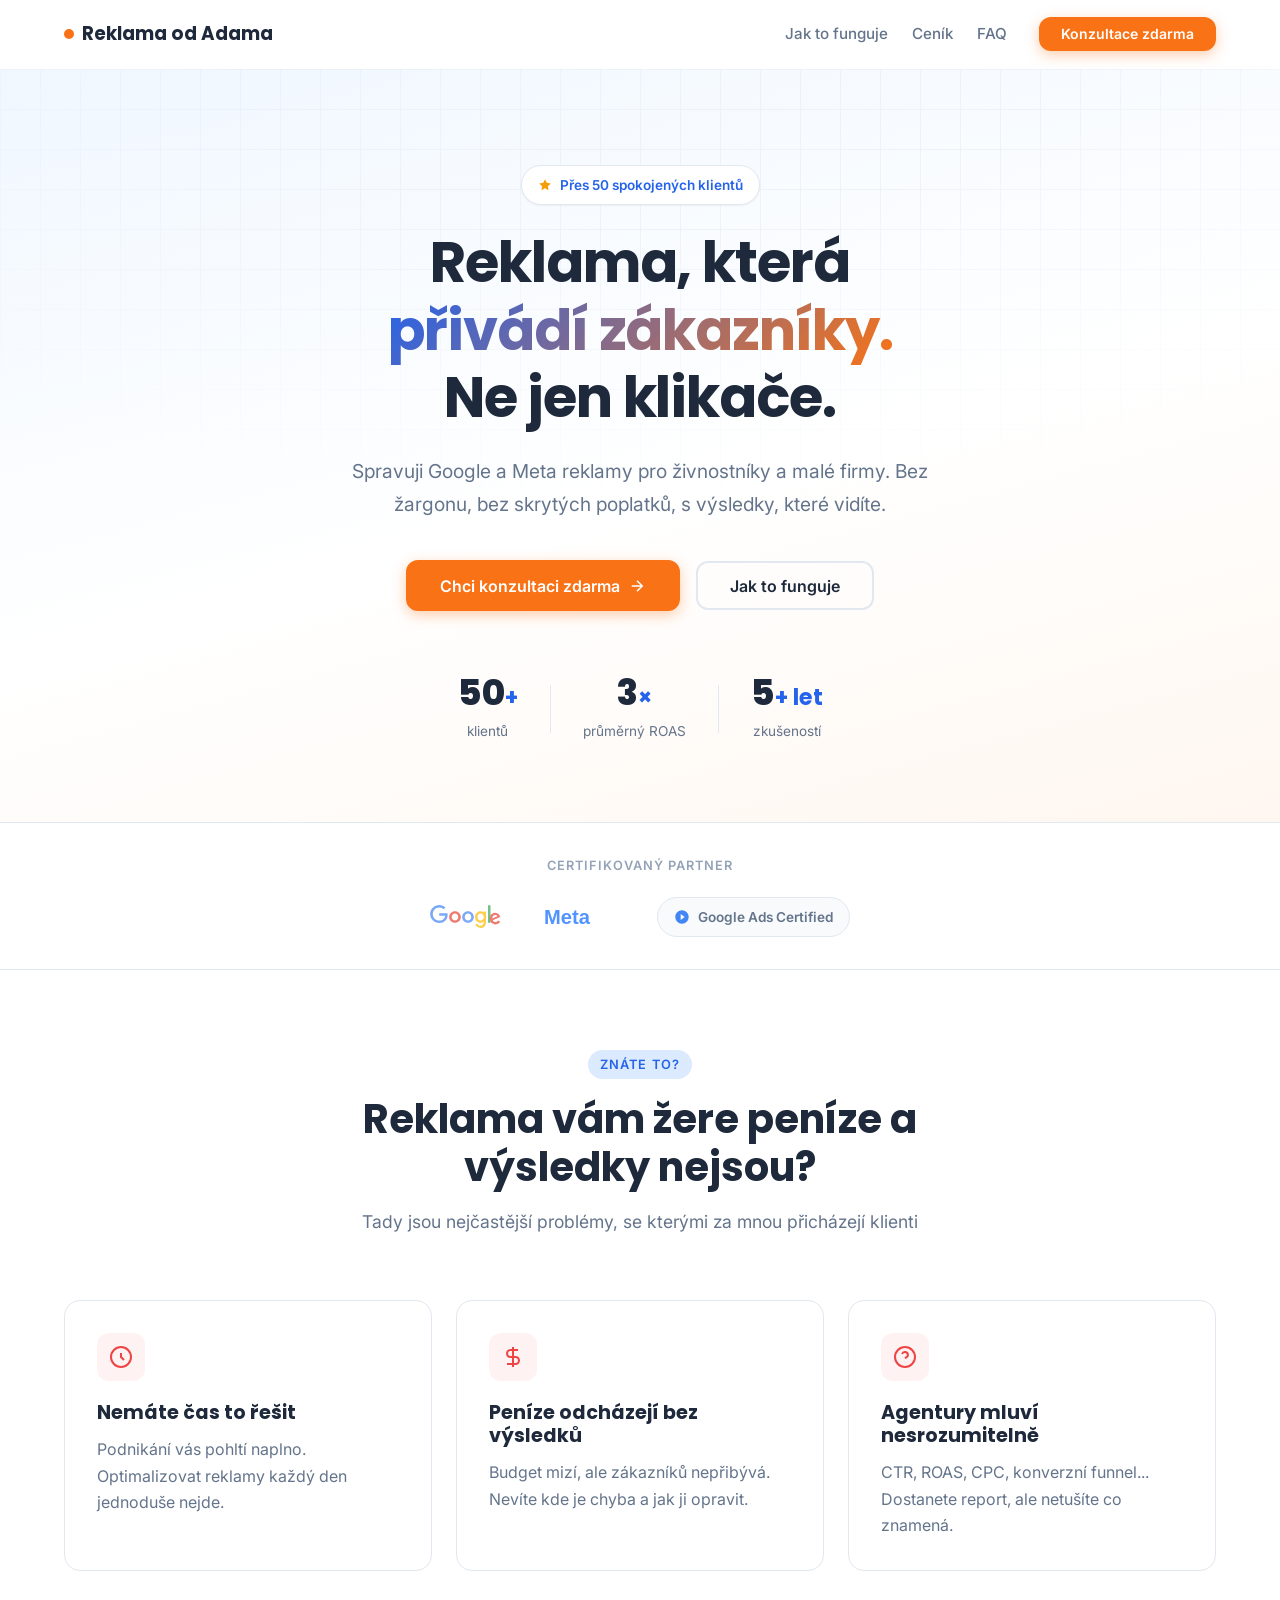
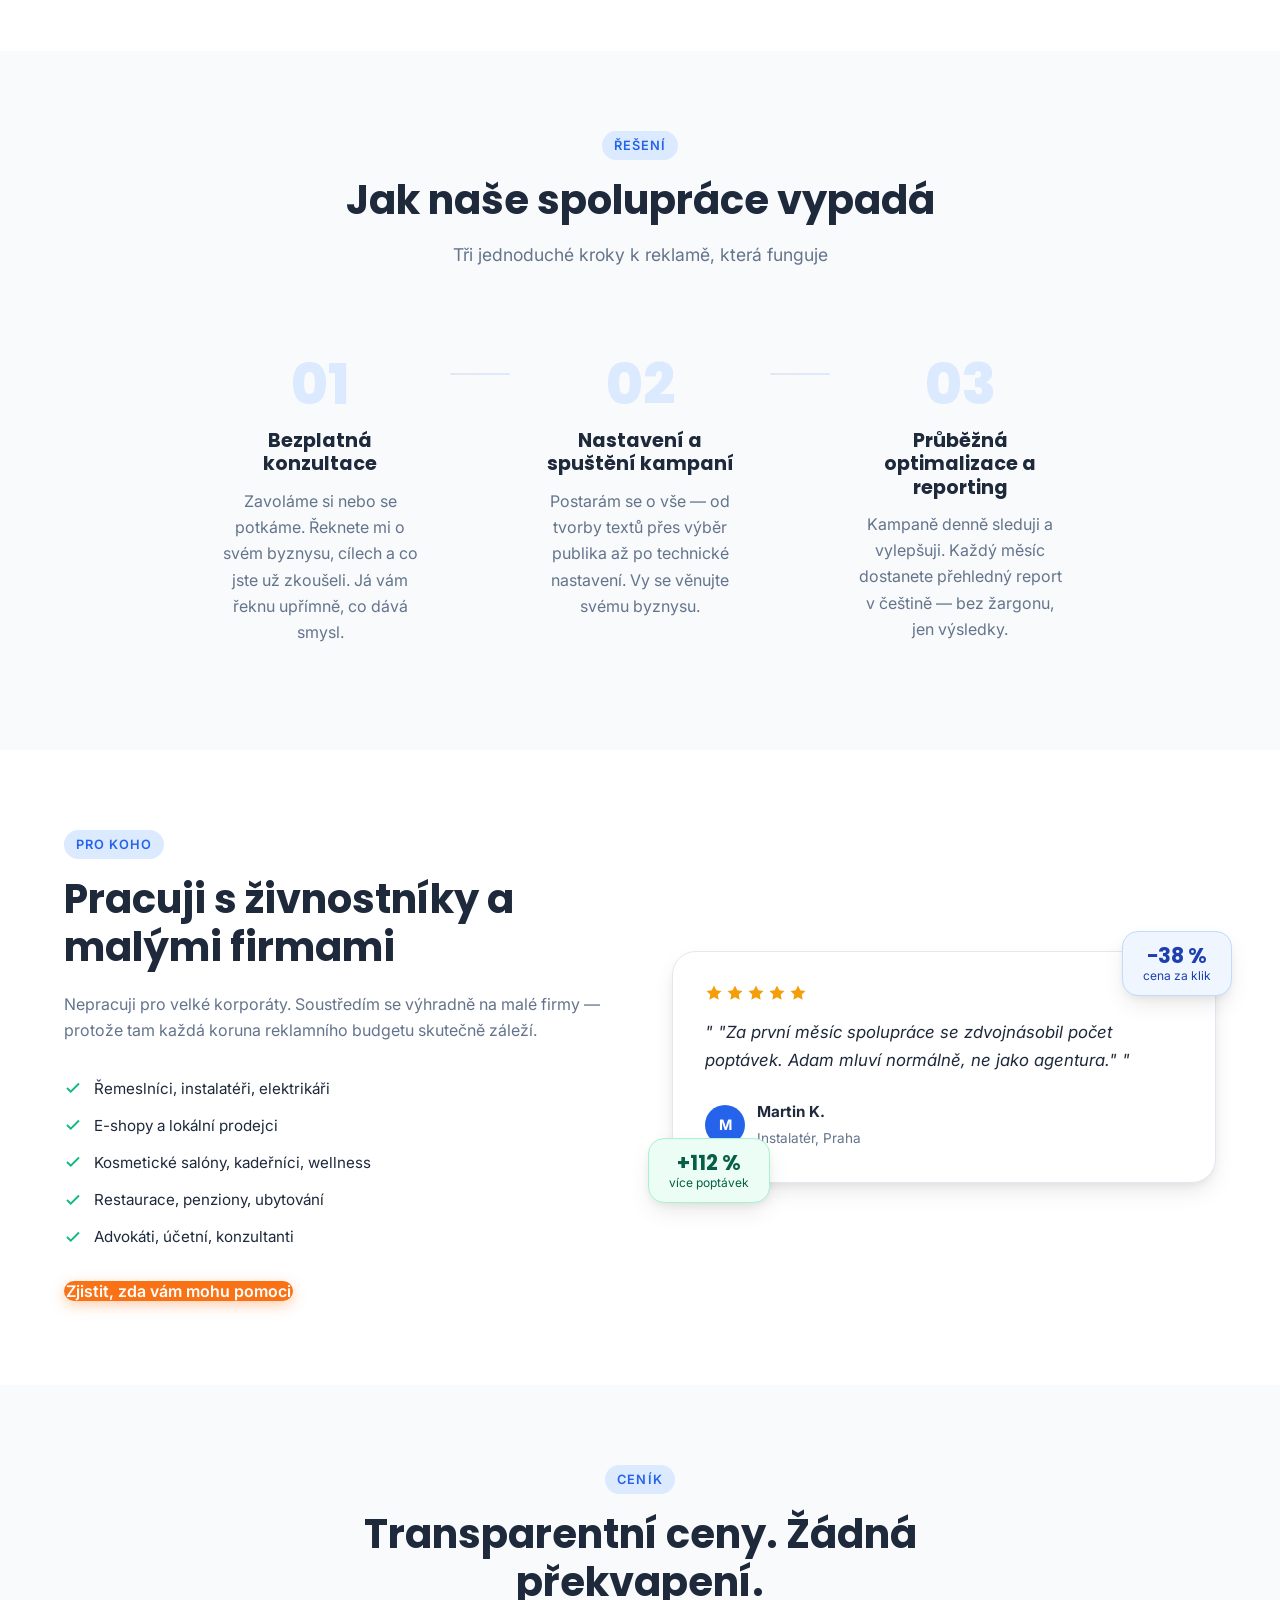
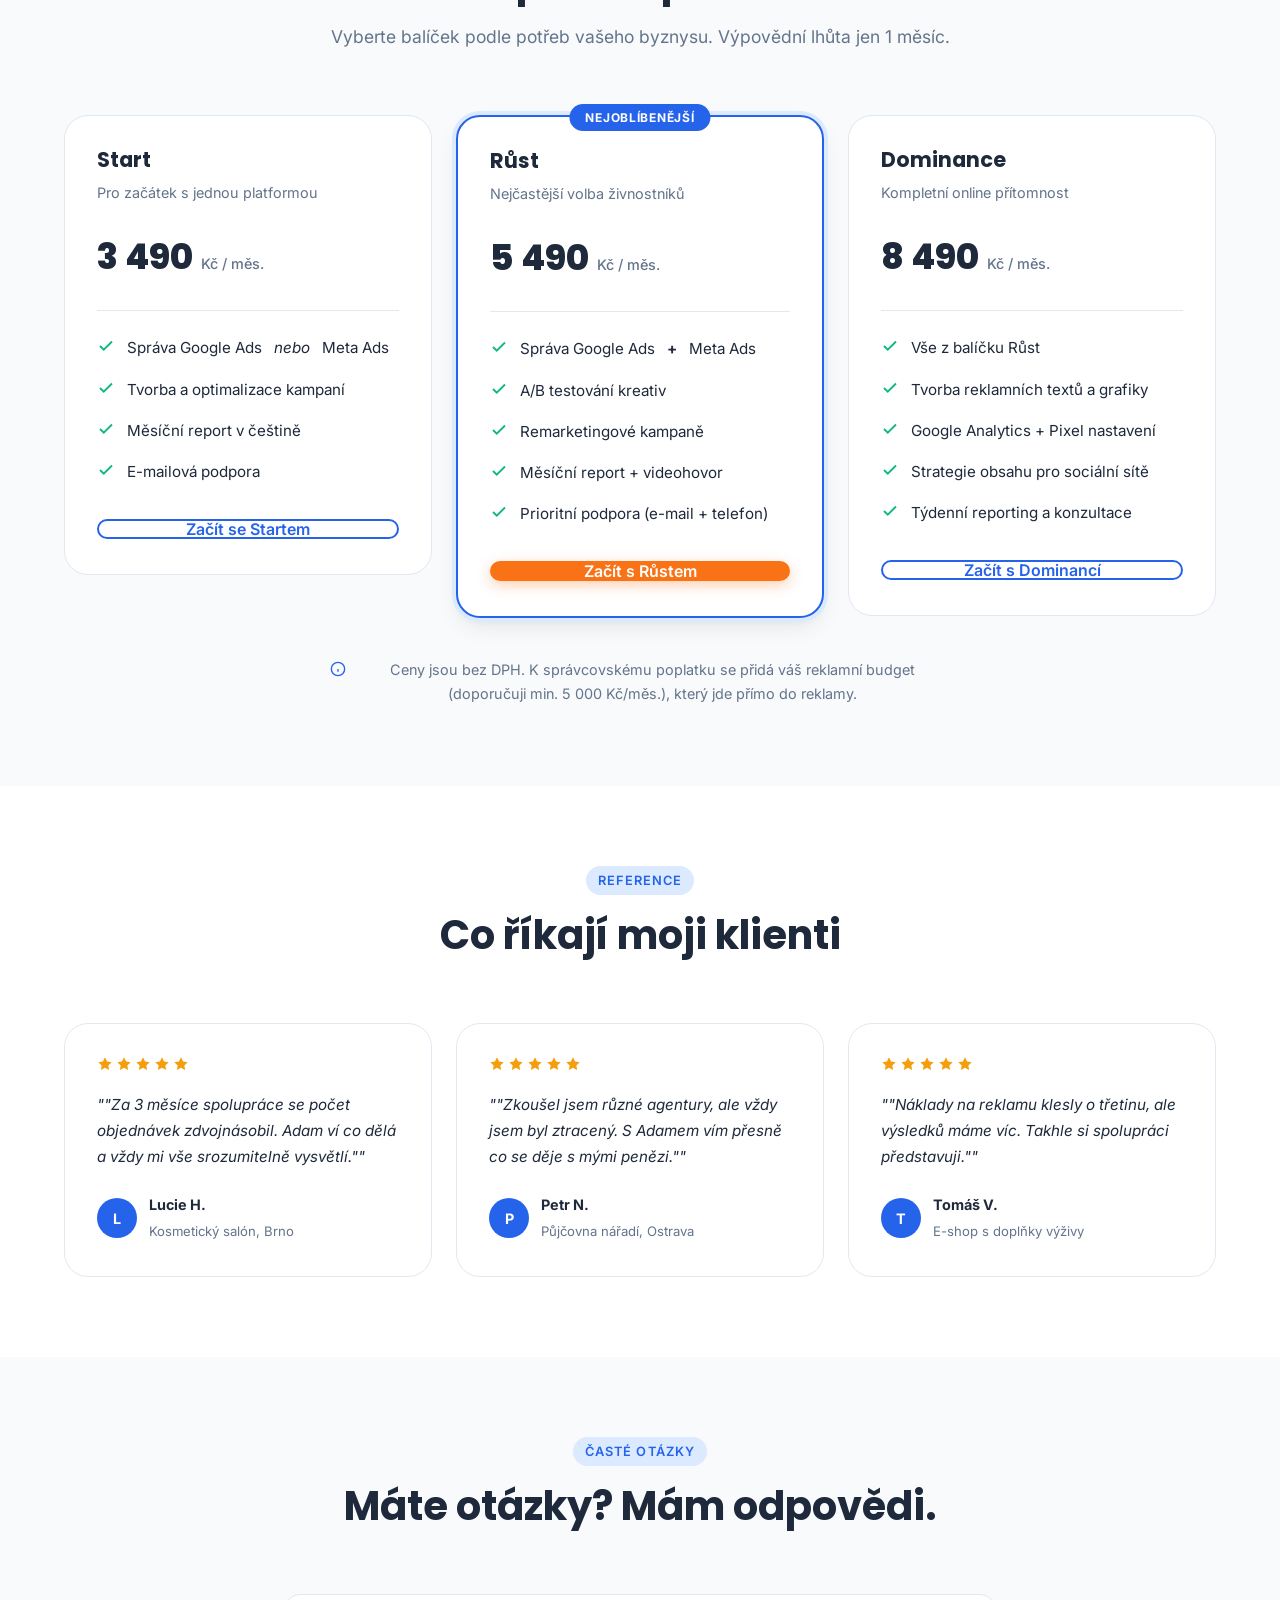
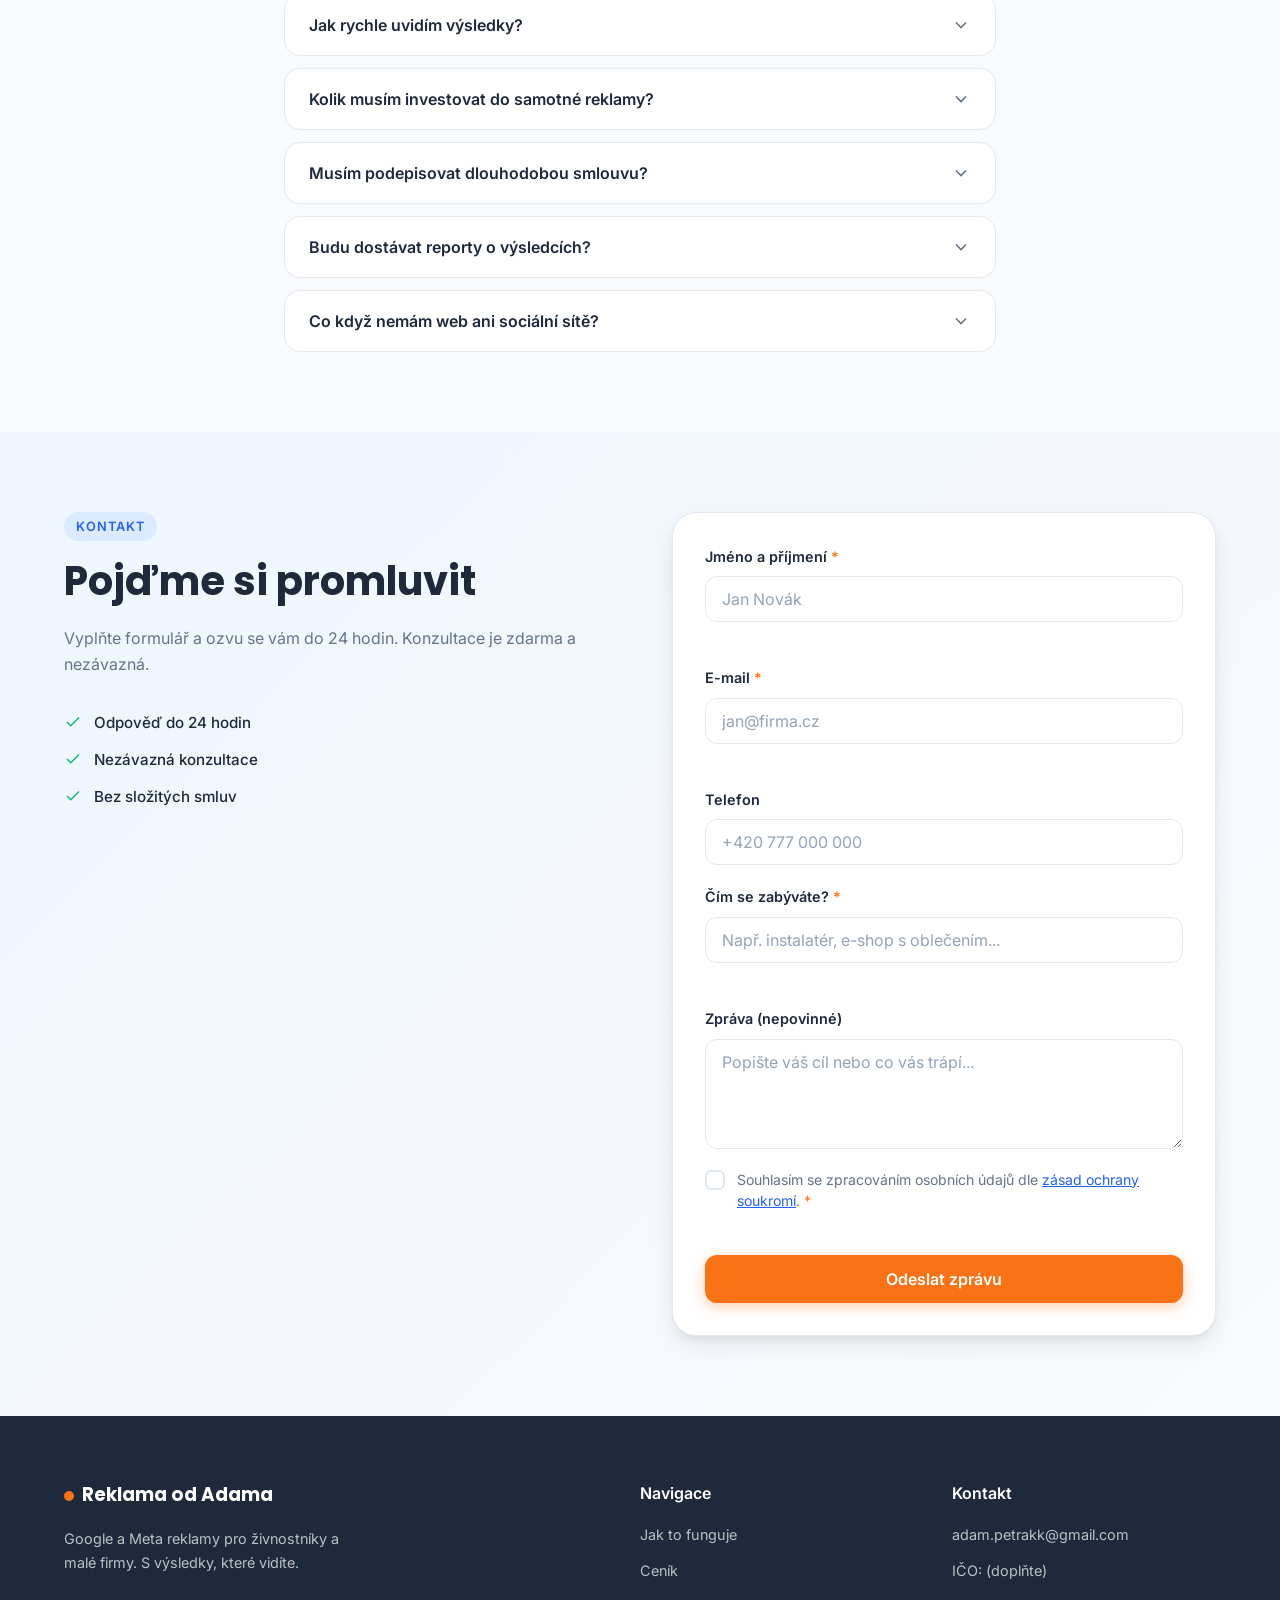
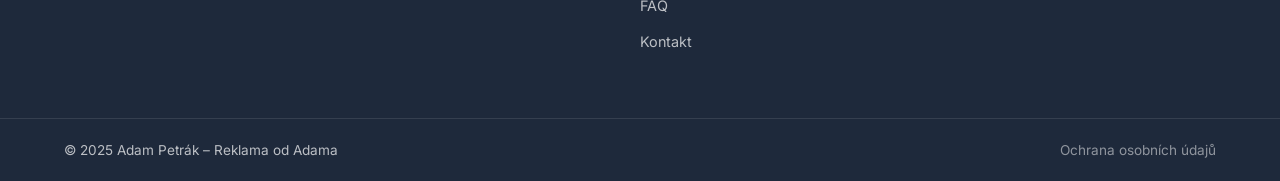
<file: v3/index.html>
<!DOCTYPE html>
<html lang="cs">
<head>
  <meta charset="UTF-8" />
  <meta name="viewport" content="width=device-width, initial-scale=1.0" />

  <!-- ═══ SEO – základní ═══ -->
  <title>Google a Meta Reklamy pro Živnostníky | Reklama od Adama</title>
  <meta name="description" content="Spravuji Google a Meta reklamy pro živnostníky a malé firmy. Bez složitých smluv, bez skrytých poplatků. Platíte jen za výsledky. Konzultace zdarma." />
  <meta name="keywords" content="google reklamy, facebook reklamy, PPC správa, reklama pro živnostníky, reklama pro malé firmy, google ads, meta ads, adam petrák" />
  <meta name="author" content="Adam Petrák" />
  <meta name="robots" content="index, follow, max-snippet:-1, max-image-preview:large, max-video-preview:-1" />
  <link rel="canonical" href="https://reklamaodadama.cz/" />

  <!-- ═══ Open Graph (Facebook, LinkedIn) ═══ -->
  <meta property="og:type" content="website" />
  <meta property="og:url" content="https://reklamaodadama.cz/" />
  <meta property="og:title" content="Google a Meta Reklamy pro Živnostníky | Reklama od Adama" />
  <meta property="og:description" content="Spravuji Google a Meta reklamy pro živnostníky a malé firmy. Bez složitých smluv. Konzultace zdarma." />
  <meta property="og:image" content="https://reklamaodadama.cz/og-image.jpg" />
  <meta property="og:image:width" content="1200" />
  <meta property="og:image:height" content="630" />
  <meta property="og:locale" content="cs_CZ" />
  <meta property="og:site_name" content="Reklama od Adama" />

  <!-- ═══ Twitter Card ═══ -->
  <meta name="twitter:card" content="summary_large_image" />
  <meta name="twitter:title" content="Google a Meta Reklamy pro Živnostníky | Reklama od Adama" />
  <meta name="twitter:description" content="Spravuji Google a Meta reklamy pro živnostníky a malé firmy. Konzultace zdarma." />
  <meta name="twitter:image" content="https://reklamaodadama.cz/og-image.jpg" />

  <!-- ═══ Bezpečnost ═══ -->
  <meta http-equiv="X-Content-Type-Options" content="nosniff" />
  <meta http-equiv="X-Frame-Options" content="DENY" />
  <meta name="referrer" content="strict-origin-when-cross-origin" />
  <meta http-equiv="Permissions-Policy" content="camera=(), microphone=(), geolocation=()" />

  <!-- ═══ Strukturovaná data (JSON-LD) ═══ -->
  <script type="application/ld+json">
  {
    "@context": "https://schema.org",
    "@graph": [
      {
        "@type": "LocalBusiness",
        "@id": "https://reklamaodadama.cz/#business",
        "name": "Reklama od Adama",
        "alternateName": "Adam Petrák – PPC Specialista",
        "description": "Správa Google Ads a Meta Ads pro živnostníky a malé firmy v České republice.",
        "url": "https://reklamaodadama.cz/",
        "email": "adam.petrakk@gmail.com",
        "founder": {
          "@type": "Person",
          "name": "Adam Petrák",
          "jobTitle": "PPC Specialista"
        },
        "areaServed": {
          "@type": "Country",
          "name": "Czech Republic"
        },
        "serviceType": ["Google Ads", "Meta Ads", "PPC správa", "Online reklama"],
        "priceRange": "3490–8490 Kč/měsíc"
      },
      {
        "@type": "Service",
        "@id": "https://reklamaodadama.cz/#service",
        "name": "Správa Google a Meta reklam",
        "provider": { "@id": "https://reklamaodadama.cz/#business" },
        "description": "Kompletní správa PPC kampaní na Google Ads a Meta Ads pro živnostníky a malé firmy.",
        "offers": [
          {
            "@type": "Offer",
            "name": "Start",
            "price": "3490",
            "priceCurrency": "CZK",
            "description": "Správa jedné reklamní platformy"
          },
          {
            "@type": "Offer",
            "name": "Růst",
            "price": "5490",
            "priceCurrency": "CZK",
            "description": "Správa Google Ads + Meta Ads"
          },
          {
            "@type": "Offer",
            "name": "Dominance",
            "price": "8490",
            "priceCurrency": "CZK",
            "description": "Kompletní správa + tvorba obsahu + reporting"
          }
        ]
      },
      {
        "@type": "FAQPage",
        "mainEntity": [
          {
            "@type": "Question",
            "name": "Jak rychle uvidím výsledky?",
            "acceptedAnswer": {
              "@type": "Answer",
              "text": "První výsledky přicházejí obvykle do 2–4 týdnů od spuštění kampaní. Optimální výkon pak kampaně dosahují po 2–3 měsících."
            }
          },
          {
            "@type": "Question",
            "name": "Kolik musím investovat do samotné reklamy?",
            "acceptedAnswer": {
              "@type": "Answer",
              "text": "Doporučený minimální reklamní budget je 5 000 Kč/měsíc. Ten jde přímo do reklamy — Google nebo Meta. Správcovský poplatek je zvlášť."
            }
          },
          {
            "@type": "Question",
            "name": "Musím podepisovat dlouhodobou smlouvu?",
            "acceptedAnswer": {
              "@type": "Answer",
              "text": "Ne. Spolupráci lze ukončit kdykoli s měsíční výpovědní lhůtou. Žádné pokuty, žádné složité podmínky."
            }
          }
        ]
      }
    ]
  }
  </script>

  <!-- ═══ Fonty ═══ -->
  <link rel="preconnect" href="https://fonts.googleapis.com" />
  <link rel="preconnect" href="https://fonts.gstatic.com" crossorigin />
  <link href="https://fonts.googleapis.com/css2?family=Inter:wght@300;400;500;600;700&family=Poppins:wght@600;700;800&display=swap" rel="stylesheet" />

  <!-- ═══ Styly ═══ -->
  <link rel="stylesheet" href="style.css" />

  <!-- Favicon placeholder -->
  <link rel="icon" href="data:image/svg+xml,<svg xmlns='http://www.w3.org/2000/svg' viewBox='0 0 100 100'><text y='.9em' font-size='90'>📣</text></svg>" />
</head>
<body>

  <!-- ════════════════════════════════════
       NAVBAR
  ════════════════════════════════════ -->
  <header class="navbar" id="navbar" role="banner">
    <div class="container navbar__inner">
      <a href="#" class="navbar__logo" aria-label="Reklama od Adama – domů">
        <span class="logo-dot"></span>
        Reklama od Adama
      </a>
      <nav class="navbar__nav" aria-label="Hlavní navigace">
        <a href="#jak-to-funguje" class="nav-link">Jak to funguje</a>
        <a href="#cenik" class="nav-link">Ceník</a>
        <a href="#faq" class="nav-link">FAQ</a>
        <a href="#kontakt" class="nav-cta btn btn--primary btn--sm">Konzultace zdarma</a>
      </nav>
      <button class="navbar__hamburger" id="hamburger" aria-label="Otevřít menu" aria-expanded="false" aria-controls="mobile-menu">
        <span></span><span></span><span></span>
      </button>
    </div>
    <!-- Mobile menu -->
    <div class="mobile-menu" id="mobile-menu" aria-hidden="true">
      <a href="#jak-to-funguje" class="mobile-link">Jak to funguje</a>
      <a href="#cenik" class="mobile-link">Ceník</a>
      <a href="#faq" class="mobile-link">FAQ</a>
      <a href="#kontakt" class="mobile-link mobile-link--cta">Konzultace zdarma →</a>
    </div>
  </header>

  <main>

    <!-- ════════════════════════════════════
         HERO
    ════════════════════════════════════ -->
    <section class="hero" aria-labelledby="hero-heading">
      <div class="hero__bg-grid" aria-hidden="true"></div>
      <div class="container hero__inner">
        <div class="hero__badge fade-up">
          <svg width="14" height="14" viewBox="0 0 24 24" fill="currentColor" aria-hidden="true"><path d="M12 2l3.09 6.26L22 9.27l-5 4.87 1.18 6.88L12 17.77l-6.18 3.25L7 14.14 2 9.27l6.91-1.01L12 2z"/></svg>
          Přes 50 spokojených klientů
        </div>

        <h1 id="hero-heading" class="hero__title fade-up">
          Reklama, která <br/>
          <span class="gradient-text">přivádí zákazníky.</span><br/>
          Ne jen klikače.
        </h1>

        <p class="hero__subtitle fade-up">
          Spravuji Google a Meta reklamy pro živnostníky a malé firmy.
          Bez žargonu, bez skrytých poplatků, s výsledky, které vidíte.
        </p>

        <div class="hero__actions fade-up">
          <a href="#kontakt" class="btn btn--primary btn--lg">
            Chci konzultaci zdarma
            <svg width="18" height="18" viewBox="0 0 24 24" fill="none" stroke="currentColor" stroke-width="2" aria-hidden="true"><path d="M5 12h14M12 5l7 7-7 7"/></svg>
          </a>
          <a href="#jak-to-funguje" class="btn btn--ghost btn--lg">Jak to funguje</a>
        </div>

        <div class="hero__stats fade-up" aria-label="Klíčové statistiky">
          <div class="stat">
            <span class="stat__number" data-count="50">0</span><span class="stat__suffix">+</span>
            <span class="stat__label">klientů</span>
          </div>
          <div class="stat__divider" aria-hidden="true"></div>
          <div class="stat">
            <span class="stat__number" data-count="3">0</span><span class="stat__suffix">×</span>
            <span class="stat__label">průměrný ROAS</span>
          </div>
          <div class="stat__divider" aria-hidden="true"></div>
          <div class="stat">
            <span class="stat__number" data-count="5">0</span><span class="stat__suffix">+ let</span>
            <span class="stat__label">zkušeností</span>
          </div>
        </div>
      </div>
    </section>

    <!-- ════════════════════════════════════
         SOCIÁLNÍ DŮKAZ – loga platforem
    ════════════════════════════════════ -->
    <section class="platforms" aria-label="Certifikované platformy">
      <div class="container">
        <p class="platforms__label">Certifikovaný partner</p>
        <div class="platforms__logos" aria-hidden="true">
          <!-- Google -->
          <svg class="platform-logo" viewBox="0 0 74 24" aria-label="Google" role="img" height="24">
            <path fill="#4285F4" d="M9.24 8.19v2.46h5.88c-.18 1.38-.64 2.39-1.34 3.1-.86.86-2.2 1.8-4.54 1.8-3.62 0-6.45-2.92-6.45-6.54s2.83-6.54 6.45-6.54c1.95 0 3.38.77 4.43 1.76L15.4 2.5C13.94 1.08 11.98 0 9.24 0 4.28 0 .11 4.04.11 9s4.17 9 9.13 9c2.68 0 4.7-.88 6.28-2.52 1.62-1.62 2.13-3.91 2.13-5.75 0-.57-.04-1.1-.13-1.54H9.24z"/>
            <path fill="#EA4335" d="M25 6.19c-3.21 0-5.83 2.44-5.83 5.81 0 3.34 2.62 5.81 5.83 5.81s5.83-2.46 5.83-5.81c0-3.37-2.62-5.81-5.83-5.81zm0 9.33c-1.76 0-3.28-1.45-3.28-3.52s1.52-3.52 3.28-3.52 3.28 1.46 3.28 3.52-1.52 3.52-3.28 3.52z"/>
            <path fill="#FBBC05" d="M53.58 7.49h-.09c-.57-.68-1.67-1.3-3.06-1.3C47.53 6.19 45 8.72 45 12c0 3.26 2.53 5.81 5.43 5.81 1.39 0 2.49-.62 3.06-1.32h.09v.81c0 2.22-1.19 3.41-3.1 3.41-1.56 0-2.53-1.12-2.93-2.07l-2.22.92c.64 1.54 2.33 3.43 5.15 3.43 2.99 0 5.52-1.76 5.52-6.05V6.49h-2.42v1zm-2.93 8.03c-1.76 0-3.1-1.5-3.1-3.52s1.34-3.52 3.1-3.52c1.74 0 3.1 1.52 3.1 3.54s-1.36 3.5-3.1 3.5z"/>
            <path fill="#4285F4" d="M38 6.19c-3.21 0-5.83 2.44-5.83 5.81 0 3.34 2.62 5.81 5.83 5.81s5.83-2.46 5.83-5.81c0-3.37-2.62-5.81-5.83-5.81zm0 9.33c-1.76 0-3.28-1.45-3.28-3.52s1.52-3.52 3.28-3.52 3.28 1.46 3.28 3.52-1.52 3.52-3.28 3.52z"/>
            <path fill="#34A853" d="M58 .24h2.51v17.57H58z"/>
            <path fill="#EA4335" d="M68.26 15.52l1.95 1.3c-.63.93-2.15 2.59-4.78 2.59-3.26 0-5.69-2.52-5.69-5.81 0-3.46 2.45-5.81 5.41-5.81 2.98 0 4.44 2.39 4.92 3.68l.26.65-7.65 3.17c.59 1.15 1.5 1.74 2.78 1.74 1.29 0 2.18-.64 2.8-1.51zm-6.01-2.07l5.12-2.13c-.28-.72-1.13-1.22-2.13-1.22-1.28 0-3.06 1.13-2.99 3.35z"/>
          </svg>
          <!-- Meta wordmark simplified -->
          <svg class="platform-logo" viewBox="0 0 80 24" aria-label="Meta" role="img" height="22">
            <text x="0" y="20" font-family="Arial Black, sans-serif" font-size="22" font-weight="900" fill="#0866FF">Meta</text>
          </svg>
          <!-- Google Ads badge -->
          <div class="platform-badge">
            <svg width="16" height="16" viewBox="0 0 24 24" fill="#4285F4" aria-hidden="true"><path d="M12 2C6.48 2 2 6.48 2 12s4.48 10 10 10 10-4.48 10-10S17.52 2 12 2zm-2 14.5v-9l6 4.5-6 4.5z"/></svg>
            Google Ads Certified
          </div>
        </div>
      </div>
    </section>

    <!-- ════════════════════════════════════
         PROBLÉM (Ztotožnění)
    ════════════════════════════════════ -->
    <section class="problem section-padding" aria-labelledby="problem-heading">
      <div class="container">
        <div class="section-header fade-up">
          <span class="section-tag">Znáte to?</span>
          <h2 id="problem-heading">Reklama vám žere peníze a výsledky nejsou?</h2>
          <p>Tady jsou nejčastější problémy, se kterými za mnou přicházejí klienti</p>
        </div>
        <div class="problem__grid">
          <div class="problem-card fade-up">
            <div class="problem-card__icon" aria-hidden="true">
              <svg viewBox="0 0 24 24" fill="none" stroke="currentColor" stroke-width="2"><circle cx="12" cy="12" r="10"/><path d="M12 8v4l3 3"/></svg>
            </div>
            <h3>Nemáte čas to řešit</h3>
            <p>Podnikání vás pohltí naplno. Optimalizovat reklamy každý den jednoduše nejde.</p>
          </div>
          <div class="problem-card fade-up">
            <div class="problem-card__icon" aria-hidden="true">
              <svg viewBox="0 0 24 24" fill="none" stroke="currentColor" stroke-width="2"><path d="M12 2v20M17 5H9.5a3.5 3.5 0 0 0 0 7h5a3.5 3.5 0 0 1 0 7H6"/></svg>
            </div>
            <h3>Peníze odcházejí bez výsledků</h3>
            <p>Budget mizí, ale zákazníků nepřibývá. Nevíte kde je chyba a jak ji opravit.</p>
          </div>
          <div class="problem-card fade-up">
            <div class="problem-card__icon" aria-hidden="true">
              <svg viewBox="0 0 24 24" fill="none" stroke="currentColor" stroke-width="2"><circle cx="12" cy="12" r="10"/><path d="M9.09 9a3 3 0 0 1 5.83 1c0 2-3 3-3 3M12 17h.01"/></svg>
            </div>
            <h3>Agentury mluví nesrozumitelně</h3>
            <p>CTR, ROAS, CPC, konverzní funnel... Dostanete report, ale netušíte co znamená.</p>
          </div>
        </div>
      </div>
    </section>

    <!-- ════════════════════════════════════
         JAK TO FUNGUJE
    ════════════════════════════════════ -->
    <section class="how-it-works section-padding bg-light" id="jak-to-funguje" aria-labelledby="how-heading">
      <div class="container">
        <div class="section-header fade-up">
          <span class="section-tag">Řešení</span>
          <h2 id="how-heading">Jak naše spolupráce vypadá</h2>
          <p>Tři jednoduché kroky k reklamě, která funguje</p>
        </div>
        <div class="steps">
          <div class="step fade-up">
            <div class="step__number" aria-hidden="true">01</div>
            <div class="step__content">
              <h3>Bezplatná konzultace</h3>
              <p>Zavoláme si nebo se potkáme. Řeknete mi o svém byznysu, cílech a co jste už zkoušeli. Já vám řeknu upřímně, co dává smysl.</p>
            </div>
          </div>
          <div class="step__connector" aria-hidden="true"></div>
          <div class="step fade-up">
            <div class="step__number" aria-hidden="true">02</div>
            <div class="step__content">
              <h3>Nastavení a spuštění kampaní</h3>
              <p>Postarám se o vše — od tvorby textů přes výběr publika až po technické nastavení. Vy se věnujte svému byznysu.</p>
            </div>
          </div>
          <div class="step__connector" aria-hidden="true"></div>
          <div class="step fade-up">
            <div class="step__number" aria-hidden="true">03</div>
            <div class="step__content">
              <h3>Průběžná optimalizace a reporting</h3>
              <p>Kampaně denně sleduji a vylepšuji. Každý měsíc dostanete přehledný report v češtině — bez žargonu, jen výsledky.</p>
            </div>
          </div>
        </div>
      </div>
    </section>

    <!-- ════════════════════════════════════
         PRO KOHO
    ════════════════════════════════════ -->
    <section class="for-whom section-padding" aria-labelledby="forwhom-heading">
      <div class="container">
        <div class="for-whom__inner">
          <div class="for-whom__text fade-up">
            <span class="section-tag">Pro koho</span>
            <h2 id="forwhom-heading">Pracuji s živnostníky a malými firmami</h2>
            <p>Nepracuji pro velké korporáty. Soustředím se výhradně na malé firmy — protože tam každá koruna reklamního budgetu skutečně záleží.</p>
            <ul class="checkmark-list">
              <li>
                <svg viewBox="0 0 24 24" fill="none" stroke="currentColor" stroke-width="2.5" aria-hidden="true"><polyline points="20 6 9 17 4 12"/></svg>
                Řemeslníci, instalatéři, elektrikáři
              </li>
              <li>
                <svg viewBox="0 0 24 24" fill="none" stroke="currentColor" stroke-width="2.5" aria-hidden="true"><polyline points="20 6 9 17 4 12"/></svg>
                E-shopy a lokální prodejci
              </li>
              <li>
                <svg viewBox="0 0 24 24" fill="none" stroke="currentColor" stroke-width="2.5" aria-hidden="true"><polyline points="20 6 9 17 4 12"/></svg>
                Kosmetické salóny, kadeřníci, wellness
              </li>
              <li>
                <svg viewBox="0 0 24 24" fill="none" stroke="currentColor" stroke-width="2.5" aria-hidden="true"><polyline points="20 6 9 17 4 12"/></svg>
                Restaurace, penziony, ubytování
              </li>
              <li>
                <svg viewBox="0 0 24 24" fill="none" stroke="currentColor" stroke-width="2.5" aria-hidden="true"><polyline points="20 6 9 17 4 12"/></svg>
                Advokáti, účetní, konzultanti
              </li>
            </ul>
            <a href="#kontakt" class="btn btn--primary">Zjistit, zda vám mohu pomoci</a>
          </div>
          <div class="for-whom__card fade-up" aria-hidden="true">
            <div class="testimonial-highlight">
              <div class="testimonial-highlight__stars">
                <svg viewBox="0 0 24 24" fill="currentColor" aria-hidden="true"><path d="M12 2l3.09 6.26L22 9.27l-5 4.87 1.18 6.88L12 17.77l-6.18 3.25L7 14.14 2 9.27l6.91-1.01L12 2z"/></svg>
                <svg viewBox="0 0 24 24" fill="currentColor" aria-hidden="true"><path d="M12 2l3.09 6.26L22 9.27l-5 4.87 1.18 6.88L12 17.77l-6.18 3.25L7 14.14 2 9.27l6.91-1.01L12 2z"/></svg>
                <svg viewBox="0 0 24 24" fill="currentColor" aria-hidden="true"><path d="M12 2l3.09 6.26L22 9.27l-5 4.87 1.18 6.88L12 17.77l-6.18 3.25L7 14.14 2 9.27l6.91-1.01L12 2z"/></svg>
                <svg viewBox="0 0 24 24" fill="currentColor" aria-hidden="true"><path d="M12 2l3.09 6.26L22 9.27l-5 4.87 1.18 6.88L12 17.77l-6.18 3.25L7 14.14 2 9.27l6.91-1.01L12 2z"/></svg>
                <svg viewBox="0 0 24 24" fill="currentColor" aria-hidden="true"><path d="M12 2l3.09 6.26L22 9.27l-5 4.87 1.18 6.88L12 17.77l-6.18 3.25L7 14.14 2 9.27l6.91-1.01L12 2z"/></svg>
              </div>
              <blockquote>
                "Za první měsíc spolupráce se zdvojnásobil počet poptávek. Adam mluví normálně, ne jako agentura."
              </blockquote>
              <footer class="testimonial-highlight__author">
                <div class="avatar" aria-hidden="true">M</div>
                <div>
                  <strong>Martin K.</strong>
                  <span>Instalatér, Praha</span>
                </div>
              </footer>
            </div>
            <div class="metric-badge metric-badge--green">
              <strong>+112 %</strong>
              <span>více poptávek</span>
            </div>
            <div class="metric-badge metric-badge--blue">
              <strong>−38 %</strong>
              <span>cena za klik</span>
            </div>
          </div>
        </div>
      </div>
    </section>

    <!-- ════════════════════════════════════
         CENÍK
    ════════════════════════════════════ -->
    <section class="pricing section-padding bg-light" id="cenik" aria-labelledby="pricing-heading">
      <div class="container">
        <div class="section-header fade-up">
          <span class="section-tag">Ceník</span>
          <h2 id="pricing-heading">Transparentní ceny. Žádná překvapení.</h2>
          <p>Vyberte balíček podle potřeb vašeho byznysu. Výpovědní lhůta jen 1 měsíc.</p>
        </div>

        <div class="pricing__grid">

          <!-- BALÍČEK START -->
          <div class="pricing-card fade-up" role="article">
            <div class="pricing-card__header">
              <h3>Start</h3>
              <p class="pricing-card__desc">Pro začátek s jednou platformou</p>
            </div>
            <div class="pricing-card__price">
              <span class="price-amount">3 490</span>
              <span class="price-currency">Kč / měs.</span>
            </div>
            <ul class="pricing-card__features">
              <li>
                <svg viewBox="0 0 24 24" fill="none" stroke="currentColor" stroke-width="2.5" aria-hidden="true"><polyline points="20 6 9 17 4 12"/></svg>
                Správa Google Ads <em>nebo</em> Meta Ads
              </li>
              <li>
                <svg viewBox="0 0 24 24" fill="none" stroke="currentColor" stroke-width="2.5" aria-hidden="true"><polyline points="20 6 9 17 4 12"/></svg>
                Tvorba a optimalizace kampaní
              </li>
              <li>
                <svg viewBox="0 0 24 24" fill="none" stroke="currentColor" stroke-width="2.5" aria-hidden="true"><polyline points="20 6 9 17 4 12"/></svg>
                Měsíční report v češtině
              </li>
              <li>
                <svg viewBox="0 0 24 24" fill="none" stroke="currentColor" stroke-width="2.5" aria-hidden="true"><polyline points="20 6 9 17 4 12"/></svg>
                E-mailová podpora
              </li>
            </ul>
            <a href="#kontakt" class="btn btn--outline btn--full">Začít se Startem</a>
          </div>

          <!-- BALÍČEK RŮST (doporučený) -->
          <div class="pricing-card pricing-card--featured fade-up" role="article">
            <div class="pricing-card__badge">Nejoblíbenější</div>
            <div class="pricing-card__header">
              <h3>Růst</h3>
              <p class="pricing-card__desc">Nejčastější volba živnostníků</p>
            </div>
            <div class="pricing-card__price">
              <span class="price-amount">5 490</span>
              <span class="price-currency">Kč / měs.</span>
            </div>
            <ul class="pricing-card__features">
              <li>
                <svg viewBox="0 0 24 24" fill="none" stroke="currentColor" stroke-width="2.5" aria-hidden="true"><polyline points="20 6 9 17 4 12"/></svg>
                Správa Google Ads <strong>+</strong> Meta Ads
              </li>
              <li>
                <svg viewBox="0 0 24 24" fill="none" stroke="currentColor" stroke-width="2.5" aria-hidden="true"><polyline points="20 6 9 17 4 12"/></svg>
                A/B testování kreativ
              </li>
              <li>
                <svg viewBox="0 0 24 24" fill="none" stroke="currentColor" stroke-width="2.5" aria-hidden="true"><polyline points="20 6 9 17 4 12"/></svg>
                Remarketingové kampaně
              </li>
              <li>
                <svg viewBox="0 0 24 24" fill="none" stroke="currentColor" stroke-width="2.5" aria-hidden="true"><polyline points="20 6 9 17 4 12"/></svg>
                Měsíční report + videohovor
              </li>
              <li>
                <svg viewBox="0 0 24 24" fill="none" stroke="currentColor" stroke-width="2.5" aria-hidden="true"><polyline points="20 6 9 17 4 12"/></svg>
                Prioritní podpora (e-mail + telefon)
              </li>
            </ul>
            <a href="#kontakt" class="btn btn--primary btn--full">Začít s Růstem</a>
          </div>

          <!-- BALÍČEK DOMINANCE -->
          <div class="pricing-card fade-up" role="article">
            <div class="pricing-card__header">
              <h3>Dominance</h3>
              <p class="pricing-card__desc">Kompletní online přítomnost</p>
            </div>
            <div class="pricing-card__price">
              <span class="price-amount">8 490</span>
              <span class="price-currency">Kč / měs.</span>
            </div>
            <ul class="pricing-card__features">
              <li>
                <svg viewBox="0 0 24 24" fill="none" stroke="currentColor" stroke-width="2.5" aria-hidden="true"><polyline points="20 6 9 17 4 12"/></svg>
                Vše z balíčku Růst
              </li>
              <li>
                <svg viewBox="0 0 24 24" fill="none" stroke="currentColor" stroke-width="2.5" aria-hidden="true"><polyline points="20 6 9 17 4 12"/></svg>
                Tvorba reklamních textů a grafiky
              </li>
              <li>
                <svg viewBox="0 0 24 24" fill="none" stroke="currentColor" stroke-width="2.5" aria-hidden="true"><polyline points="20 6 9 17 4 12"/></svg>
                Google Analytics + Pixel nastavení
              </li>
              <li>
                <svg viewBox="0 0 24 24" fill="none" stroke="currentColor" stroke-width="2.5" aria-hidden="true"><polyline points="20 6 9 17 4 12"/></svg>
                Strategie obsahu pro sociální sítě
              </li>
              <li>
                <svg viewBox="0 0 24 24" fill="none" stroke="currentColor" stroke-width="2.5" aria-hidden="true"><polyline points="20 6 9 17 4 12"/></svg>
                Týdenní reporting a konzultace
              </li>
            </ul>
            <a href="#kontakt" class="btn btn--outline btn--full">Začít s Dominancí</a>
          </div>
        </div>

        <p class="pricing__note fade-up">
          <svg viewBox="0 0 24 24" fill="none" stroke="currentColor" stroke-width="2" aria-hidden="true" width="16" height="16"><circle cx="12" cy="12" r="10"/><path d="M12 16v-4M12 8h.01"/></svg>
          Ceny jsou bez DPH. K správcovskému poplatku se přidá váš reklamní budget (doporučuji min. 5 000 Kč/měs.), který jde přímo do reklamy.
        </p>
      </div>
    </section>

    <!-- ════════════════════════════════════
         REFERENCE
    ════════════════════════════════════ -->
    <section class="testimonials section-padding" aria-labelledby="testimonials-heading">
      <div class="container">
        <div class="section-header fade-up">
          <span class="section-tag">Reference</span>
          <h2 id="testimonials-heading">Co říkají moji klienti</h2>
        </div>
        <div class="testimonials__grid">

          <article class="testimonial-card fade-up">
            <div class="testimonial-card__stars" aria-label="Hodnocení 5 z 5">
              <svg viewBox="0 0 24 24" fill="currentColor" aria-hidden="true"><path d="M12 2l3.09 6.26L22 9.27l-5 4.87 1.18 6.88L12 17.77l-6.18 3.25L7 14.14 2 9.27l6.91-1.01L12 2z"/></svg>
              <svg viewBox="0 0 24 24" fill="currentColor" aria-hidden="true"><path d="M12 2l3.09 6.26L22 9.27l-5 4.87 1.18 6.88L12 17.77l-6.18 3.25L7 14.14 2 9.27l6.91-1.01L12 2z"/></svg>
              <svg viewBox="0 0 24 24" fill="currentColor" aria-hidden="true"><path d="M12 2l3.09 6.26L22 9.27l-5 4.87 1.18 6.88L12 17.77l-6.18 3.25L7 14.14 2 9.27l6.91-1.01L12 2z"/></svg>
              <svg viewBox="0 0 24 24" fill="currentColor" aria-hidden="true"><path d="M12 2l3.09 6.26L22 9.27l-5 4.87 1.18 6.88L12 17.77l-6.18 3.25L7 14.14 2 9.27l6.91-1.01L12 2z"/></svg>
              <svg viewBox="0 0 24 24" fill="currentColor" aria-hidden="true"><path d="M12 2l3.09 6.26L22 9.27l-5 4.87 1.18 6.88L12 17.77l-6.18 3.25L7 14.14 2 9.27l6.91-1.01L12 2z"/></svg>
            </div>
            <blockquote>"Za 3 měsíce spolupráce se počet objednávek zdvojnásobil. Adam ví co dělá a vždy mi vše srozumitelně vysvětlí."</blockquote>
            <footer>
              <div class="avatar" aria-hidden="true">L</div>
              <div>
                <strong>Lucie H.</strong>
                <span>Kosmetický salón, Brno</span>
              </div>
            </footer>
          </article>

          <article class="testimonial-card fade-up">
            <div class="testimonial-card__stars" aria-label="Hodnocení 5 z 5">
              <svg viewBox="0 0 24 24" fill="currentColor" aria-hidden="true"><path d="M12 2l3.09 6.26L22 9.27l-5 4.87 1.18 6.88L12 17.77l-6.18 3.25L7 14.14 2 9.27l6.91-1.01L12 2z"/></svg>
              <svg viewBox="0 0 24 24" fill="currentColor" aria-hidden="true"><path d="M12 2l3.09 6.26L22 9.27l-5 4.87 1.18 6.88L12 17.77l-6.18 3.25L7 14.14 2 9.27l6.91-1.01L12 2z"/></svg>
              <svg viewBox="0 0 24 24" fill="currentColor" aria-hidden="true"><path d="M12 2l3.09 6.26L22 9.27l-5 4.87 1.18 6.88L12 17.77l-6.18 3.25L7 14.14 2 9.27l6.91-1.01L12 2z"/></svg>
              <svg viewBox="0 0 24 24" fill="currentColor" aria-hidden="true"><path d="M12 2l3.09 6.26L22 9.27l-5 4.87 1.18 6.88L12 17.77l-6.18 3.25L7 14.14 2 9.27l6.91-1.01L12 2z"/></svg>
              <svg viewBox="0 0 24 24" fill="currentColor" aria-hidden="true"><path d="M12 2l3.09 6.26L22 9.27l-5 4.87 1.18 6.88L12 17.77l-6.18 3.25L7 14.14 2 9.27l6.91-1.01L12 2z"/></svg>
            </div>
            <blockquote>"Zkoušel jsem různé agentury, ale vždy jsem byl ztracený. S Adamem vím přesně co se děje s mými penězi."</blockquote>
            <footer>
              <div class="avatar" aria-hidden="true">P</div>
              <div>
                <strong>Petr N.</strong>
                <span>Půjčovna nářadí, Ostrava</span>
              </div>
            </footer>
          </article>

          <article class="testimonial-card fade-up">
            <div class="testimonial-card__stars" aria-label="Hodnocení 5 z 5">
              <svg viewBox="0 0 24 24" fill="currentColor" aria-hidden="true"><path d="M12 2l3.09 6.26L22 9.27l-5 4.87 1.18 6.88L12 17.77l-6.18 3.25L7 14.14 2 9.27l6.91-1.01L12 2z"/></svg>
              <svg viewBox="0 0 24 24" fill="currentColor" aria-hidden="true"><path d="M12 2l3.09 6.26L22 9.27l-5 4.87 1.18 6.88L12 17.77l-6.18 3.25L7 14.14 2 9.27l6.91-1.01L12 2z"/></svg>
              <svg viewBox="0 0 24 24" fill="currentColor" aria-hidden="true"><path d="M12 2l3.09 6.26L22 9.27l-5 4.87 1.18 6.88L12 17.77l-6.18 3.25L7 14.14 2 9.27l6.91-1.01L12 2z"/></svg>
              <svg viewBox="0 0 24 24" fill="currentColor" aria-hidden="true"><path d="M12 2l3.09 6.26L22 9.27l-5 4.87 1.18 6.88L12 17.77l-6.18 3.25L7 14.14 2 9.27l6.91-1.01L12 2z"/></svg>
              <svg viewBox="0 0 24 24" fill="currentColor" aria-hidden="true"><path d="M12 2l3.09 6.26L22 9.27l-5 4.87 1.18 6.88L12 17.77l-6.18 3.25L7 14.14 2 9.27l6.91-1.01L12 2z"/></svg>
            </div>
            <blockquote>"Náklady na reklamu klesly o třetinu, ale výsledků máme víc. Takhle si spolupráci představuji."</blockquote>
            <footer>
              <div class="avatar" aria-hidden="true">T</div>
              <div>
                <strong>Tomáš V.</strong>
                <span>E-shop s doplňky výživy</span>
              </div>
            </footer>
          </article>

        </div>
      </div>
    </section>

    <!-- ════════════════════════════════════
         FAQ
    ════════════════════════════════════ -->
    <section class="faq section-padding bg-light" id="faq" aria-labelledby="faq-heading">
      <div class="container faq__container">
        <div class="section-header fade-up">
          <span class="section-tag">Časté otázky</span>
          <h2 id="faq-heading">Máte otázky? Mám odpovědi.</h2>
        </div>
        <div class="faq__list" role="list">

          <div class="faq-item fade-up" role="listitem">
            <button class="faq-item__question" aria-expanded="false" aria-controls="faq-1">
              Jak rychle uvidím výsledky?
              <svg class="faq-chevron" viewBox="0 0 24 24" fill="none" stroke="currentColor" stroke-width="2" aria-hidden="true"><polyline points="6 9 12 15 18 9"/></svg>
            </button>
            <div class="faq-item__answer" id="faq-1" hidden>
              <p>První výsledky přicházejí obvykle do 2–4 týdnů od spuštění kampaní. Optimální výkon pak kampaně dosahují po 2–3 měsících průběžné optimalizace. Záleží také na odvětví a výši reklamního budgetu.</p>
            </div>
          </div>

          <div class="faq-item fade-up" role="listitem">
            <button class="faq-item__question" aria-expanded="false" aria-controls="faq-2">
              Kolik musím investovat do samotné reklamy?
              <svg class="faq-chevron" viewBox="0 0 24 24" fill="none" stroke="currentColor" stroke-width="2" aria-hidden="true"><polyline points="6 9 12 15 18 9"/></svg>
            </button>
            <div class="faq-item__answer" id="faq-2" hidden>
              <p>Doporučuji minimálně 5 000 Kč/měsíc jako reklamní budget. Ten jde přímo do reklamy na Googlu nebo Mety — já z něj nic nedostávám. Správcovský poplatek je zvlášť. S nižším budgetem jsou výsledky omezené.</p>
            </div>
          </div>

          <div class="faq-item fade-up" role="listitem">
            <button class="faq-item__question" aria-expanded="false" aria-controls="faq-3">
              Musím podepisovat dlouhodobou smlouvu?
              <svg class="faq-chevron" viewBox="0 0 24 24" fill="none" stroke="currentColor" stroke-width="2" aria-hidden="true"><polyline points="6 9 12 15 18 9"/></svg>
            </button>
            <div class="faq-item__answer" id="faq-3" hidden>
              <p>Ne. Spolupráci lze ukončit kdykoli s měsíční výpovědní lhůtou. Věřím, že pokud budu odvádět dobrou práci, nebudete chtít odejít. Žádné pokuty, žádné složité podmínky.</p>
            </div>
          </div>

          <div class="faq-item fade-up" role="listitem">
            <button class="faq-item__question" aria-expanded="false" aria-controls="faq-4">
              Budu dostávat reporty o výsledcích?
              <svg class="faq-chevron" viewBox="0 0 24 24" fill="none" stroke="currentColor" stroke-width="2" aria-hidden="true"><polyline points="6 9 12 15 18 9"/></svg>
            </button>
            <div class="faq-item__answer" id="faq-4" hidden>
              <p>Ano, každý měsíc dostanete přehledný report v češtině — bez zbytečného žargonu. U balíčků Růst a Dominance navíc provedeme společný videohovor, kde si výsledky projdeme.</p>
            </div>
          </div>

          <div class="faq-item fade-up" role="listitem">
            <button class="faq-item__question" aria-expanded="false" aria-controls="faq-5">
              Co když nemám web ani sociální sítě?
              <svg class="faq-chevron" viewBox="0 0 24 24" fill="none" stroke="currentColor" stroke-width="2" aria-hidden="true"><polyline points="6 9 12 15 18 9"/></svg>
            </button>
            <div class="faq-item__answer" id="faq-5" hidden>
              <p>Web je pro Google reklamy nutný. Pokud ho nemáte, poradím vám jak na to nebo doporučím ověřeného partnera. Pro Meta reklamy stačí Facebooková stránka — tu vám pomohu nastavit.</p>
            </div>
          </div>

        </div>
      </div>
    </section>

    <!-- ════════════════════════════════════
         KONTAKTNÍ FORMULÁŘ
    ════════════════════════════════════ -->
    <section class="contact section-padding" id="kontakt" aria-labelledby="contact-heading">
      <div class="container contact__inner">
        <div class="contact__text fade-up">
          <span class="section-tag">Kontakt</span>
          <h2 id="contact-heading">Pojďme si promluvit</h2>
          <p>Vyplňte formulář a ozvu se vám do 24 hodin. Konzultace je zdarma a nezávazná.</p>

          <div class="contact__guarantees">
            <div class="guarantee">
              <svg viewBox="0 0 24 24" fill="none" stroke="currentColor" stroke-width="2" aria-hidden="true"><polyline points="20 6 9 17 4 12"/></svg>
              Odpověď do 24 hodin
            </div>
            <div class="guarantee">
              <svg viewBox="0 0 24 24" fill="none" stroke="currentColor" stroke-width="2" aria-hidden="true"><polyline points="20 6 9 17 4 12"/></svg>
              Nezávazná konzultace
            </div>
            <div class="guarantee">
              <svg viewBox="0 0 24 24" fill="none" stroke="currentColor" stroke-width="2" aria-hidden="true"><polyline points="20 6 9 17 4 12"/></svg>
              Bez složitých smluv
            </div>
          </div>
        </div>

        <div class="contact__form-wrap fade-up">
          <form class="contact-form" id="contact-form" novalidate aria-label="Kontaktní formulář">
            <div class="form-group">
              <label for="name" class="form-label">Jméno a příjmení <span class="required" aria-hidden="true">*</span></label>
              <input
                type="text"
                id="name"
                name="name"
                class="form-input"
                placeholder="Jan Novák"
                required
                autocomplete="name"
                aria-required="true"
              />
              <span class="form-error" id="name-error" role="alert" aria-live="polite"></span>
            </div>

            <div class="form-group">
              <label for="email" class="form-label">E-mail <span class="required" aria-hidden="true">*</span></label>
              <input
                type="email"
                id="email"
                name="email"
                class="form-input"
                placeholder="jan@firma.cz"
                required
                autocomplete="email"
                aria-required="true"
              />
              <span class="form-error" id="email-error" role="alert" aria-live="polite"></span>
            </div>

            <div class="form-group">
              <label for="phone" class="form-label">Telefon</label>
              <input
                type="tel"
                id="phone"
                name="phone"
                class="form-input"
                placeholder="+420 777 000 000"
                autocomplete="tel"
              />
            </div>

            <div class="form-group">
              <label for="business" class="form-label">Čím se zabýváte? <span class="required" aria-hidden="true">*</span></label>
              <input
                type="text"
                id="business"
                name="business"
                class="form-input"
                placeholder="Např. instalatér, e-shop s oblečením..."
                required
                aria-required="true"
              />
              <span class="form-error" id="business-error" role="alert" aria-live="polite"></span>
            </div>

            <div class="form-group">
              <label for="message" class="form-label">Zpráva (nepovinné)</label>
              <textarea
                id="message"
                name="message"
                class="form-input form-textarea"
                placeholder="Popište váš cíl nebo co vás trápí..."
                rows="4"
              ></textarea>
            </div>

            <div class="form-group form-group--checkbox">
              <label class="checkbox-label">
                <input type="checkbox" id="gdpr" name="gdpr" required aria-required="true" />
                <span class="checkbox-custom" aria-hidden="true"></span>
                <span>Souhlasím se zpracováním osobních údajů dle <a href="/gdpr" class="link">zásad ochrany soukromí</a>. <span class="required" aria-hidden="true">*</span></span>
              </label>
              <span class="form-error" id="gdpr-error" role="alert" aria-live="polite"></span>
            </div>

            <button type="submit" class="btn btn--primary btn--full btn--lg" id="submit-btn">
              <span class="btn__text">Odeslat zprávu</span>
              <span class="btn__spinner" aria-hidden="true" hidden></span>
            </button>
          </form>

          <!-- Úspěšné odeslání -->
          <div class="form-success" id="form-success" hidden role="status" aria-live="polite">
            <div class="form-success__icon" aria-hidden="true">
              <svg viewBox="0 0 24 24" fill="none" stroke="currentColor" stroke-width="2"><polyline points="20 6 9 17 4 12"/></svg>
            </div>
            <h3>Děkuji za Vaši důvěru, Vážím si jí!</h3>
            <p>Ozvu se co nejdříve — obvykle do 24 hodin.</p>
          </div>
        </div>
      </div>
    </section>

  </main>

  <!-- ════════════════════════════════════
       FOOTER
  ════════════════════════════════════ -->
  <footer class="footer" role="contentinfo">
    <div class="container footer__inner">
      <div class="footer__brand">
        <a href="#" class="navbar__logo" aria-label="Reklama od Adama – domů">
          <span class="logo-dot"></span>
          Reklama od Adama
        </a>
        <p>Google a Meta reklamy pro živnostníky a malé firmy. S výsledky, které vidíte.</p>
      </div>

      <nav class="footer__nav" aria-label="Navigace v patičce">
        <strong>Navigace</strong>
        <a href="#jak-to-funguje">Jak to funguje</a>
        <a href="#cenik">Ceník</a>
        <a href="#faq">FAQ</a>
        <a href="#kontakt">Kontakt</a>
      </nav>

      <div class="footer__contact">
        <strong>Kontakt</strong>
        <a href="mailto:adam.petrakk@gmail.com">adam.petrakk@gmail.com</a>
        <span>IČO: (doplňte)</span>
      </div>
    </div>
    <div class="footer__bottom">
      <div class="container footer__bottom-inner">
        <span>© 2025 Adam Petrák – Reklama od Adama</span>
        <a href="/gdpr">Ochrana osobních údajů</a>
      </div>
    </div>
  </footer>

  <!-- Sticky CTA (mobile) -->
  <div class="sticky-cta" id="sticky-cta" aria-hidden="true">
    <a href="#kontakt" class="btn btn--primary btn--full">Konzultace zdarma</a>
  </div>

  <script src="script.js"></script>
</body>
</html>
</file>
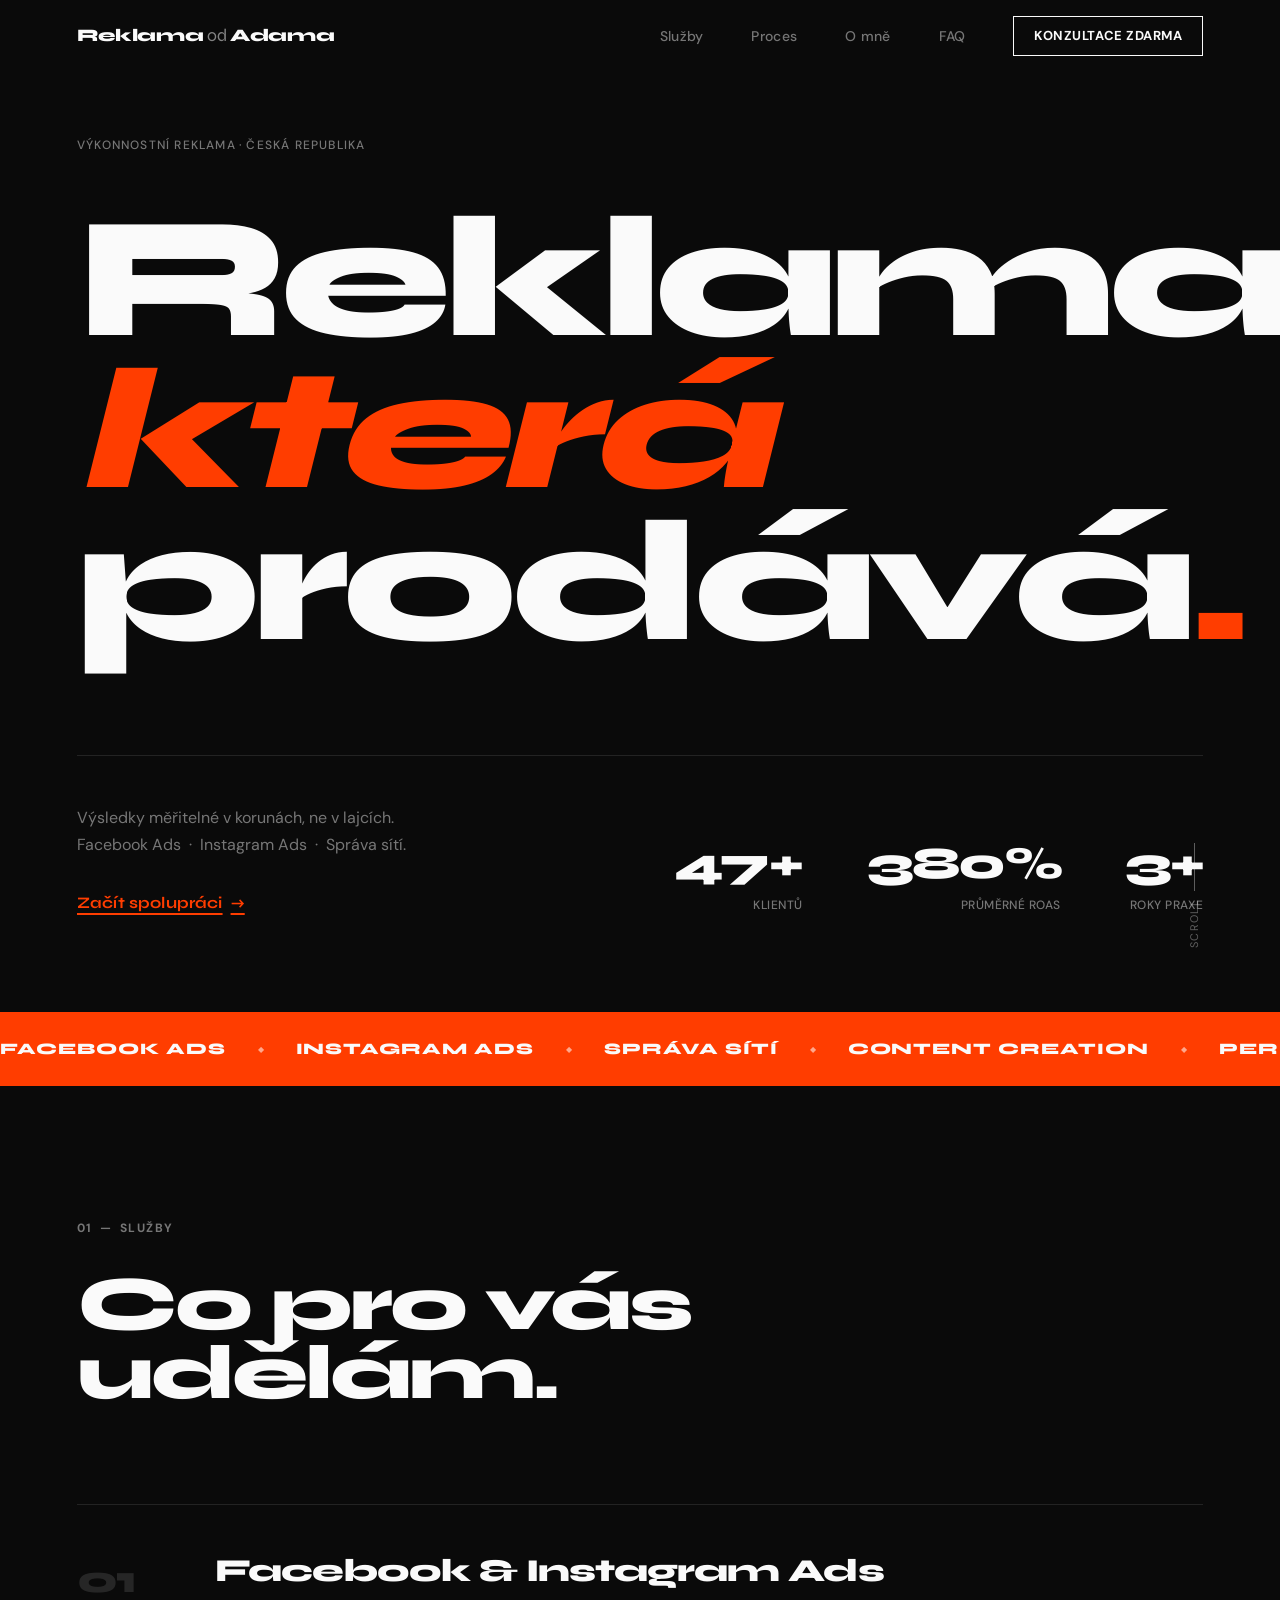
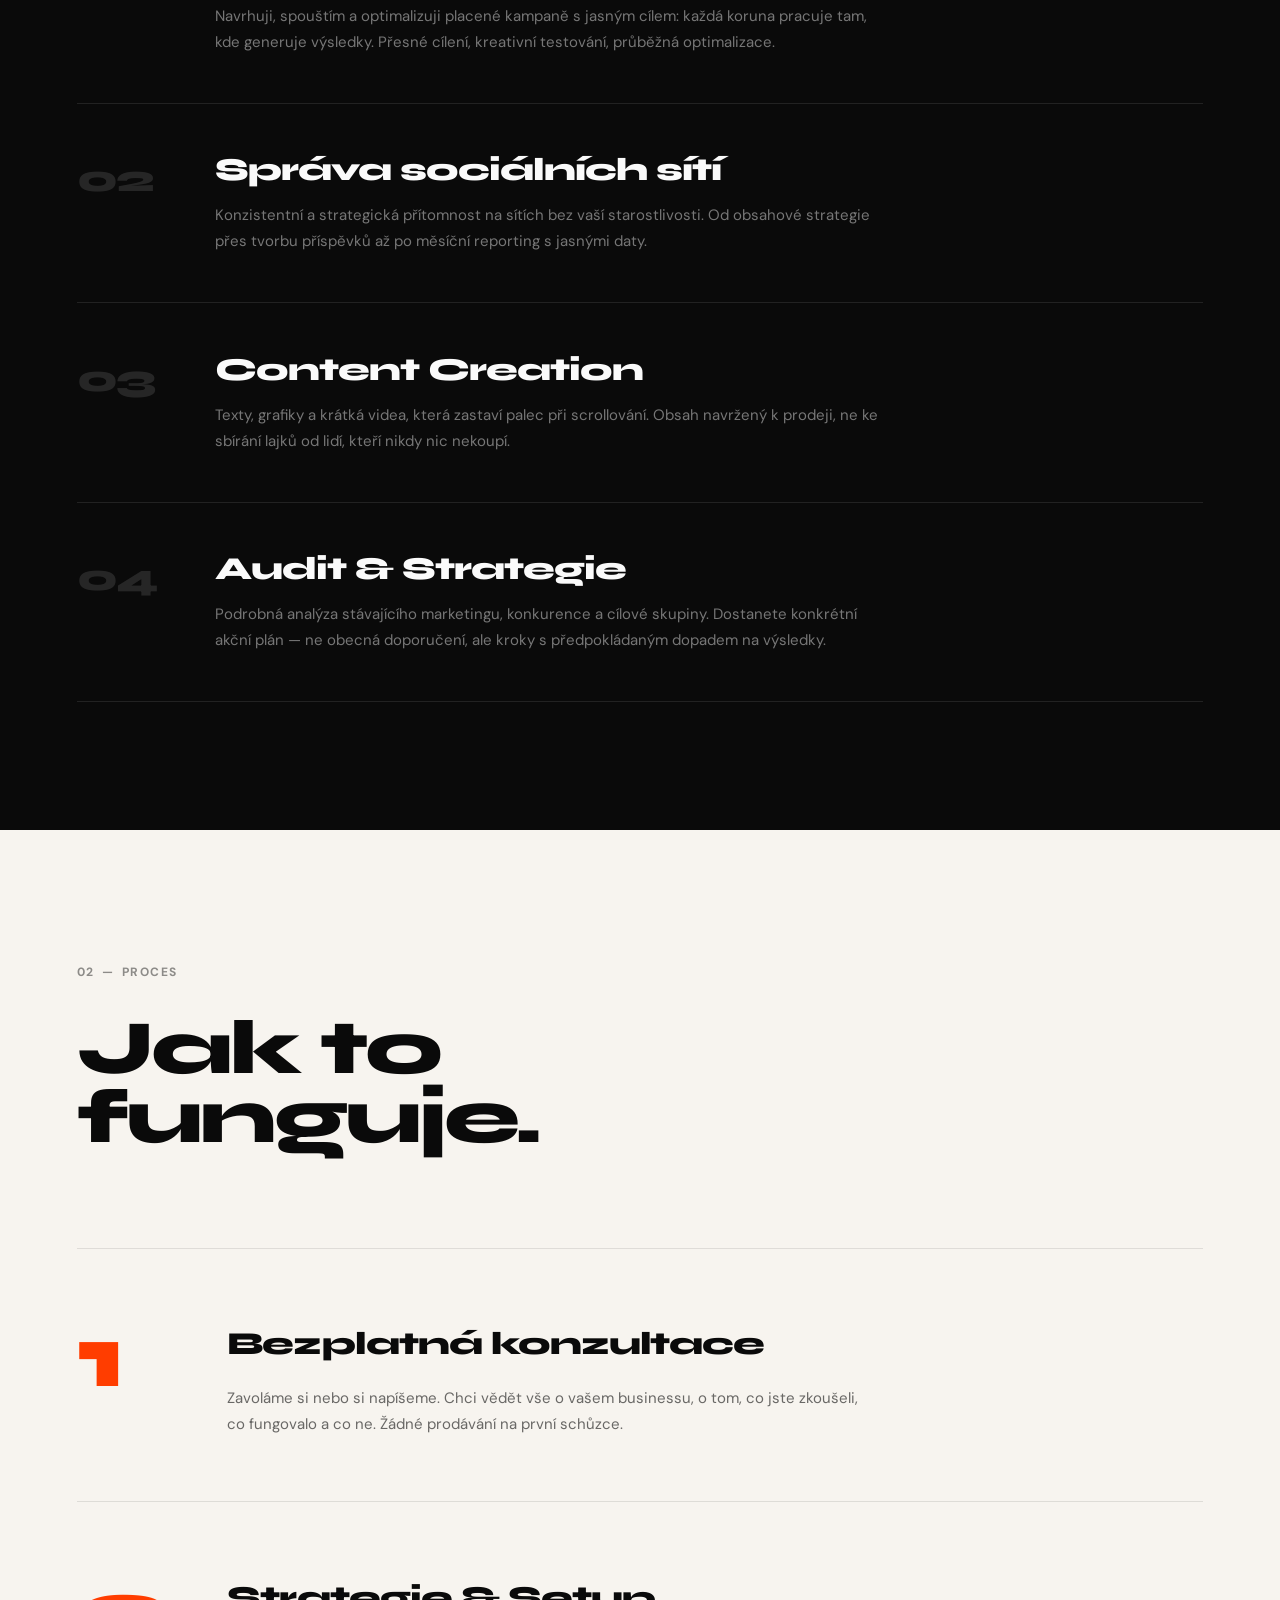
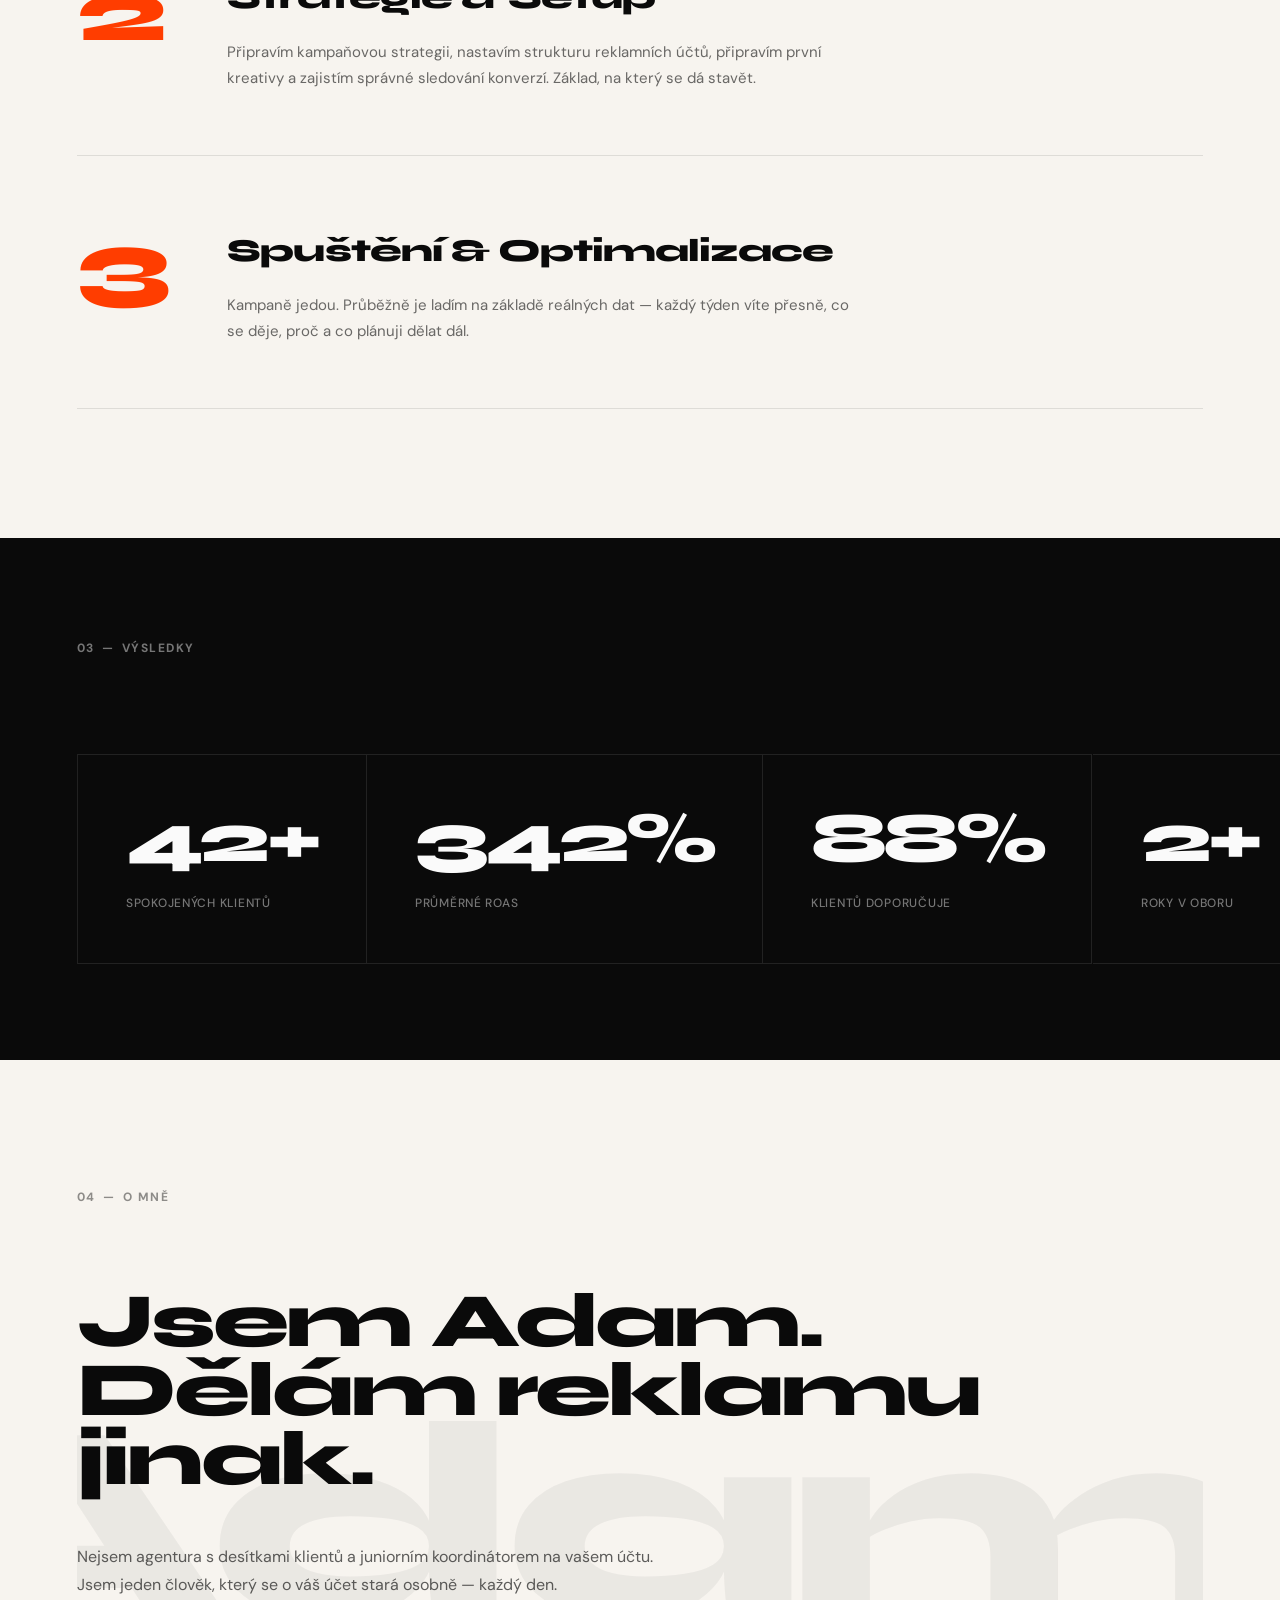
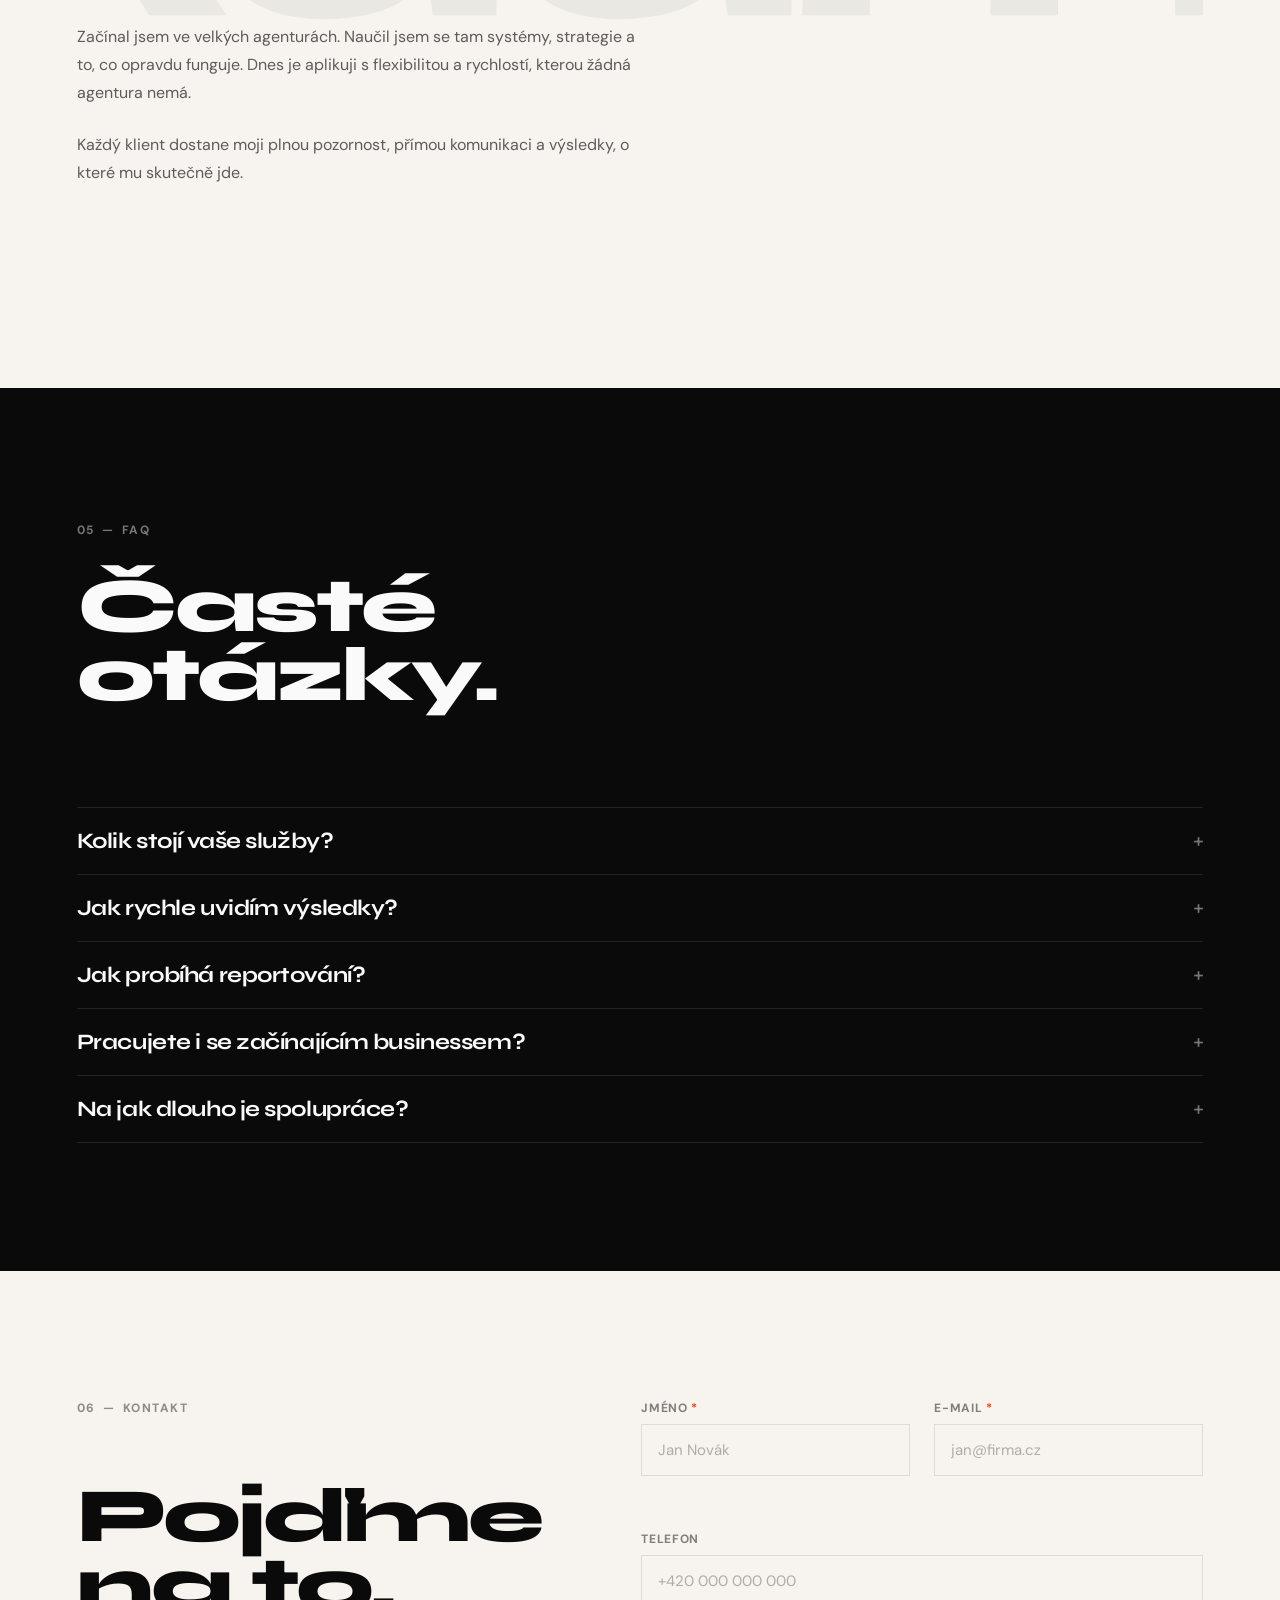
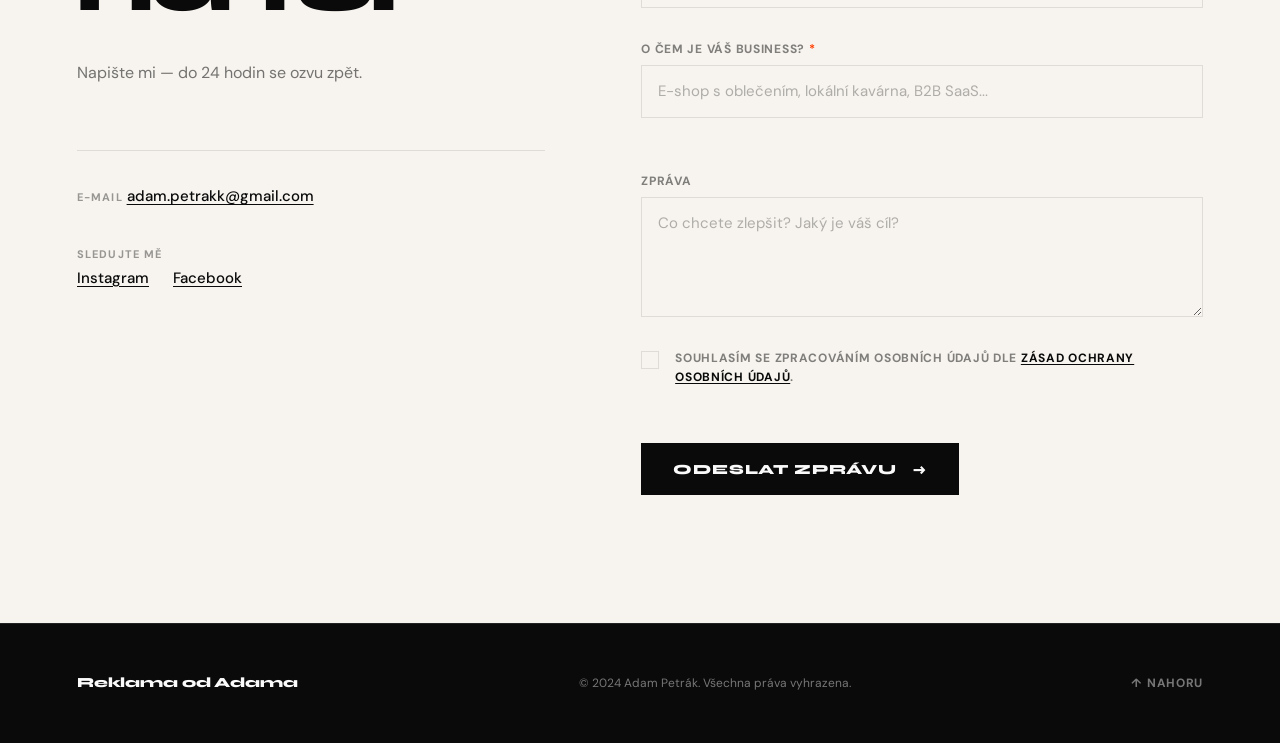
<file: v4/index.html>
<!DOCTYPE html>
<html lang="cs">
<head>
  <meta charset="UTF-8" />
  <meta name="viewport" content="width=device-width, initial-scale=1.0" />
  <meta name="description" content="Reklama od Adama – výkonnostní reklama na Facebooku a Instagramu. Výsledky měřitelné v korunách, ne v lajcích." />
  <meta name="theme-color" content="#0A0A0A" />
  <meta property="og:title" content="Reklama od Adama – Výkonnostní reklama" />
  <meta property="og:description" content="Reklama která prodává. Facebook Ads · Instagram Ads · Správa sítí." />
  <meta property="og:type" content="website" />
  <title>Reklama od Adama – Reklama která prodává</title>

  <!-- Fonts: Syne (display) + DM Sans (body) -->
  <link rel="preconnect" href="https://fonts.googleapis.com" />
  <link rel="preconnect" href="https://fonts.gstatic.com" crossorigin />
  <link href="https://fonts.googleapis.com/css2?family=Syne:wght@700;800;900&family=DM+Sans:ital,opsz,wght@0,9..40,300;0,9..40,400;0,9..40,500;0,9..40,700;1,9..40,300&display=swap" rel="stylesheet" />

  <link rel="stylesheet" href="style.css" />
</head>
<body>

  <!-- Skip to main content -->
  <a class="skip-link" href="#main">Přejít na obsah</a>

  <!-- Scroll progress indicator -->
  <div id="scroll-progress" aria-hidden="true"></div>

  <!-- ═══════════════════════════════════════
       NAVBAR
  ═══════════════════════════════════════ -->
  <header id="navbar" role="banner">
    <div class="nav__inner">

      <a href="#home" class="nav__logo" aria-label="Reklama od Adama – na začátek stránky">
        Reklama<span class="logo__sep"> od </span>Adama
      </a>

      <nav class="nav__links" role="navigation" aria-label="Hlavní navigace">
        <a href="#sluzby" class="nav__link">Služby</a>
        <a href="#jak-to-funguje" class="nav__link">Proces</a>
        <a href="#o-mne" class="nav__link">O mně</a>
        <a href="#faq" class="nav__link">FAQ</a>
        <a href="#kontakt" class="nav__cta">Konzultace zdarma</a>
      </nav>

      <button
        class="hamburger"
        id="hamburger"
        aria-label="Otevřít navigační menu"
        aria-expanded="false"
        aria-controls="mobile-menu"
      >
        <span class="hamburger__bar"></span>
        <span class="hamburger__bar"></span>
      </button>

    </div>
  </header>

  <!-- Mobile menu overlay -->
  <div class="mobile-menu" id="mobile-menu" aria-hidden="true" role="dialog" aria-label="Mobilní navigace">
    <nav>
      <a href="#sluzby"         class="mobile-link">Služby</a>
      <a href="#jak-to-funguje" class="mobile-link">Proces</a>
      <a href="#o-mne"          class="mobile-link">O mně</a>
      <a href="#faq"            class="mobile-link">FAQ</a>
      <a href="#kontakt"        class="mobile-link mobile-link--cta">Konzultace zdarma →</a>
    </nav>
  </div>

  <!-- ═══════════════════════════════════════
       MAIN
  ═══════════════════════════════════════ -->
  <main id="main">

    <!-- ─── HERO ─── -->
    <section class="hero" id="home" aria-label="Úvodní sekce">

      <div class="hero__inner">

        <p class="hero__eyebrow reveal-line">
          Výkonnostní reklama&thinsp;·&thinsp;Česká republika
        </p>

        <h1 class="hero__title" aria-label="Reklama která prodává.">
          <span class="hero__title-line reveal-line">Reklama</span>
          <span class="hero__title-line hero__title-line--em reveal-line">která</span>
          <span class="hero__title-line reveal-line">prodává<span class="accent-dot">.</span></span>
        </h1>

        <div class="hero__bottom">
          <div class="hero__desc reveal-line">
            <p>
              Výsledky měřitelné v korunách, ne v lajcích.<br>
              Facebook Ads&ensp;·&ensp;Instagram Ads&ensp;·&ensp;Správa sítí.
            </p>
            <a href="#kontakt" class="cta-link">
              Začít spolupráci <span class="cta-arrow" aria-hidden="true">→</span>
            </a>
          </div>

          <div class="hero__stats" aria-label="Klíčová čísla">
            <div class="hero-stat reveal-line">
              <span class="hero-stat__num">
                <span data-count="47">0</span>+
              </span>
              <span class="hero-stat__label">klientů</span>
            </div>
            <div class="hero-stat reveal-line">
              <span class="hero-stat__num">
                <span data-count="380">0</span>%
              </span>
              <span class="hero-stat__label">průměrné ROAS</span>
            </div>
            <div class="hero-stat reveal-line">
              <span class="hero-stat__num">
                <span data-count="3">0</span>+
              </span>
              <span class="hero-stat__label">roky praxe</span>
            </div>
          </div>
        </div>

      </div>

      <div class="hero__scroll-hint" aria-hidden="true">
        <div class="scroll-line"></div>
        <span>Scroll</span>
      </div>

    </section>

    <!-- ─── TICKER ─── -->
    <div class="ticker" aria-hidden="true" role="presentation">
      <div class="ticker__track">
        <span class="ticker__item">Facebook Ads</span>
        <span class="ticker__sep">◆</span>
        <span class="ticker__item">Instagram Ads</span>
        <span class="ticker__sep">◆</span>
        <span class="ticker__item">Správa sítí</span>
        <span class="ticker__sep">◆</span>
        <span class="ticker__item">Content Creation</span>
        <span class="ticker__sep">◆</span>
        <span class="ticker__item">Performance Marketing</span>
        <span class="ticker__sep">◆</span>
        <span class="ticker__item">Retargeting</span>
        <span class="ticker__sep">◆</span>
        <span class="ticker__item">A/B testování</span>
        <span class="ticker__sep">◆</span>
        <span class="ticker__item">Analýza dat</span>
        <span class="ticker__sep">◆</span>
        <!-- duplicate for seamless loop -->
        <span class="ticker__item">Facebook Ads</span>
        <span class="ticker__sep">◆</span>
        <span class="ticker__item">Instagram Ads</span>
        <span class="ticker__sep">◆</span>
        <span class="ticker__item">Správa sítí</span>
        <span class="ticker__sep">◆</span>
        <span class="ticker__item">Content Creation</span>
        <span class="ticker__sep">◆</span>
        <span class="ticker__item">Performance Marketing</span>
        <span class="ticker__sep">◆</span>
        <span class="ticker__item">Retargeting</span>
        <span class="ticker__sep">◆</span>
        <span class="ticker__item">A/B testování</span>
        <span class="ticker__sep">◆</span>
        <span class="ticker__item">Analýza dat</span>
        <span class="ticker__sep">◆</span>
      </div>
    </div>

    <!-- ─── SERVICES ─── -->
    <section class="services section--dark" id="sluzby" aria-label="Nabízené služby">
      <div class="section__inner">

        <div class="section__header">
          <span class="section-eyebrow">01&ensp;—&ensp;Služby</span>
          <h2 class="section-title reveal-line">
            Co pro vás<br>udělám.
          </h2>
        </div>

        <div class="services__list" role="list">

          <article class="service-item reveal-line" role="listitem">
            <span class="service-item__num" aria-hidden="true">01</span>
            <div class="service-item__content">
              <h3>Facebook &amp; Instagram Ads</h3>
              <p>
                Navrhuji, spouštím a optimalizuji placené kampaně s jasným cílem: každá
                koruna pracuje tam, kde generuje výsledky. Přesné cílení, kreativní testování,
                průběžná optimalizace.
              </p>
            </div>
          </article>

          <article class="service-item reveal-line" role="listitem">
            <span class="service-item__num" aria-hidden="true">02</span>
            <div class="service-item__content">
              <h3>Správa sociálních sítí</h3>
              <p>
                Konzistentní a strategická přítomnost na sítích bez vaší starostlivosti.
                Od obsahové strategie přes tvorbu příspěvků až po měsíční reporting s
                jasnými daty.
              </p>
            </div>
          </article>

          <article class="service-item reveal-line" role="listitem">
            <span class="service-item__num" aria-hidden="true">03</span>
            <div class="service-item__content">
              <h3>Content Creation</h3>
              <p>
                Texty, grafiky a krátká videa, která zastaví palec při scrollování.
                Obsah navržený k prodeji, ne ke sbírání lajků od lidí, kteří nikdy
                nic nekoupí.
              </p>
            </div>
          </article>

          <article class="service-item reveal-line" role="listitem">
            <span class="service-item__num" aria-hidden="true">04</span>
            <div class="service-item__content">
              <h3>Audit &amp; Strategie</h3>
              <p>
                Podrobná analýza stávajícího marketingu, konkurence a cílové skupiny.
                Dostanete konkrétní akční plán — ne obecná doporučení, ale kroky
                s předpokládaným dopadem na výsledky.
              </p>
            </div>
          </article>

        </div>

      </div>
    </section>

    <!-- ─── PROCESS ─── -->
    <section class="process section--light" id="jak-to-funguje" aria-label="Jak spolupráce probíhá">
      <div class="section__inner">

        <div class="section__header">
          <span class="section-eyebrow section-eyebrow--dark">02&ensp;—&ensp;Proces</span>
          <h2 class="section-title section-title--dark reveal-line">
            Jak to<br>funguje.
          </h2>
        </div>

        <div class="process__steps">

          <div class="process-step reveal-line">
            <div class="process-step__num" aria-hidden="true">1</div>
            <div class="process-step__body">
              <h3>Bezplatná konzultace</h3>
              <p>
                Zavoláme si nebo si napíšeme. Chci vědět vše o vašem businessu,
                o tom, co jste zkoušeli, co fungovalo a co ne. Žádné prodávání
                na první schůzce.
              </p>
            </div>
          </div>

          <div class="process-step reveal-line">
            <div class="process-step__num" aria-hidden="true">2</div>
            <div class="process-step__body">
              <h3>Strategie &amp; Setup</h3>
              <p>
                Připravím kampaňovou strategii, nastavím strukturu reklamních účtů,
                připravím první kreativy a zajistím správné sledování konverzí.
                Základ, na který se dá stavět.
              </p>
            </div>
          </div>

          <div class="process-step reveal-line">
            <div class="process-step__num" aria-hidden="true">3</div>
            <div class="process-step__body">
              <h3>Spuštění &amp; Optimalizace</h3>
              <p>
                Kampaně jedou. Průběžně je ladím na základě reálných dat —
                každý týden víte přesně, co se děje, proč a co plánuji dělat dál.
              </p>
            </div>
          </div>

        </div>

      </div>
    </section>

    <!-- ─── PROOF / STATS ─── -->
    <section class="proof section--dark" aria-label="Výsledky a čísla">
      <div class="section__inner">

        <span class="section-eyebrow">03&ensp;—&ensp;Výsledky</span>

        <div class="proof__grid">

          <div class="proof-stat reveal-line">
            <span class="proof-stat__num">
              <span data-count="47">0</span>+
            </span>
            <span class="proof-stat__label">spokojených klientů</span>
          </div>

          <div class="proof-stat reveal-line">
            <span class="proof-stat__num">
              <span data-count="380">0</span>%
            </span>
            <span class="proof-stat__label">průměrné ROAS</span>
          </div>

          <div class="proof-stat reveal-line">
            <span class="proof-stat__num">
              <span data-count="98">0</span>%
            </span>
            <span class="proof-stat__label">klientů doporučuje</span>
          </div>

          <div class="proof-stat reveal-line">
            <span class="proof-stat__num">
              <span data-count="3">0</span>+
            </span>
            <span class="proof-stat__label">roky v oboru</span>
          </div>

        </div>

      </div>
    </section>

    <!-- ─── ABOUT ─── -->
    <section class="about section--light" id="o-mne" aria-label="O mně">
      <div class="section__inner">

        <div class="about__layout">

          <div class="about__content">
            <span class="section-eyebrow section-eyebrow--dark">04&ensp;—&ensp;O mně</span>
            <h2 class="section-title section-title--dark reveal-line">
              Jsem Adam.<br>
              Dělám reklamu<br>
              jinak.
            </h2>
            <div class="about__text reveal-line">
              <p>
                Nejsem agentura s desítkami klientů a juniorním koordinátorem
                na vašem účtu. Jsem jeden člověk, který se o váš účet stará
                osobně — každý den.
              </p>
              <p>
                Začínal jsem ve velkých agenturách. Naučil jsem se tam systémy,
                strategie a to, co opravdu funguje. Dnes je aplikuji s flexibilitou
                a rychlostí, kterou žádná agentura nemá.
              </p>
              <p>
                Každý klient dostane moji plnou pozornost, přímou komunikaci
                a výsledky, o které mu skutečně jde.
              </p>
            </div>
            <a href="#kontakt" class="cta-link cta-link--dark reveal-line">
              Pojďme spolupracovat <span class="cta-arrow" aria-hidden="true">→</span>
            </a>
          </div>

          <div class="about__deco" aria-hidden="true">
            <span class="about__deco-text">Adam</span>
          </div>

        </div>

      </div>
    </section>

    <!-- ─── FAQ ─── -->
    <section class="faq section--dark" id="faq" aria-label="Časté otázky">
      <div class="section__inner">

        <div class="section__header">
          <span class="section-eyebrow">05&ensp;—&ensp;FAQ</span>
          <h2 class="section-title reveal-line">
            Časté<br>otázky.
          </h2>
        </div>

        <div class="faq__list">

          <div class="faq-item">
            <button
              class="faq-item__q"
              aria-expanded="false"
              aria-controls="faq-a1"
              id="faq-q1"
            >
              <span>Kolik stojí vaše služby?</span>
              <span class="faq-item__icon" aria-hidden="true">+</span>
            </button>
            <div class="faq-item__a" id="faq-a1" role="region" aria-labelledby="faq-q1" hidden>
              <p>
                Cenu vždy nastavuji individuálně podle rozsahu a náročnosti spolupráce.
                Na úvodní konzultaci zdarma proberu vaše potřeby a připravím konkrétní
                nabídku. Základní správa sociálních sítí startuje od 8 000&nbsp;Kč/měsíc,
                správa reklam od 5 000&nbsp;Kč/měsíc + % z utráceného budgetu.
              </p>
            </div>
          </div>

          <div class="faq-item">
            <button
              class="faq-item__q"
              aria-expanded="false"
              aria-controls="faq-a2"
              id="faq-q2"
            >
              <span>Jak rychle uvidím výsledky?</span>
              <span class="faq-item__icon" aria-hidden="true">+</span>
            </button>
            <div class="faq-item__a" id="faq-a2" role="region" aria-labelledby="faq-q2" hidden>
              <p>
                U placených kampaní jsou první data vidět do týdne. Reálné a stabilní
                výsledky se projevují po 4–6 týdnech, kdy mají kampaně dostatek dat pro
                optimalizaci. Organický content potřebuje 2–3 měsíce pro měřitelné výsledky.
              </p>
            </div>
          </div>

          <div class="faq-item">
            <button
              class="faq-item__q"
              aria-expanded="false"
              aria-controls="faq-a3"
              id="faq-q3"
            >
              <span>Jak probíhá reportování?</span>
              <span class="faq-item__icon" aria-hidden="true">+</span>
            </button>
            <div class="faq-item__a" id="faq-a3" role="region" aria-labelledby="faq-q3" hidden>
              <p>
                Každý měsíc dostanete přehledný report s klíčovými metrikami, vývojem
                kampaní a mými doporučeními na další období. Mimo to jsem dostupný přes
                e-mail nebo telefon kdykoliv to bude potřeba — obvykle odpovídám tentýž den.
              </p>
            </div>
          </div>

          <div class="faq-item">
            <button
              class="faq-item__q"
              aria-expanded="false"
              aria-controls="faq-a4"
              id="faq-q4"
            >
              <span>Pracujete i se začínajícím businessem?</span>
              <span class="faq-item__icon" aria-hidden="true">+</span>
            </button>
            <div class="faq-item__a" id="faq-a4" role="region" aria-labelledby="faq-q4" hidden>
              <p>
                Ano. Pro začínající businessy mám specifický přístup — začínáme pomaleji,
                testujeme co funguje a nehážeme peníze do reklamy naslepo. Důležité je,
                abyste měli funkční produkt nebo službu a realistická očekávání.
              </p>
            </div>
          </div>

          <div class="faq-item">
            <button
              class="faq-item__q"
              aria-expanded="false"
              aria-controls="faq-a5"
              id="faq-q5"
            >
              <span>Na jak dlouho je spolupráce?</span>
              <span class="faq-item__icon" aria-hidden="true">+</span>
            </button>
            <div class="faq-item__a" id="faq-a5" role="region" aria-labelledby="faq-q5" hidden>
              <p>
                Preferuji spolupráci na minimálně 3 měsíce — to je čas potřebný k tomu,
                aby se kampaně dostatečně naučily a přinesly skutečné výsledky. Krátkodobé
                projekty jako audity nebo jednorázový setup jsou samozřejmě možné.
              </p>
            </div>
          </div>

        </div>
      </div>
    </section>

    <!-- ─── CONTACT ─── -->
    <section class="contact section--light" id="kontakt" aria-label="Kontaktní formulář">
      <div class="section__inner">

        <div class="contact__layout">

          <div class="contact__header">
            <span class="section-eyebrow section-eyebrow--dark">06&ensp;—&ensp;Kontakt</span>
            <h2 class="section-title section-title--dark reveal-line">
              Pojďme<br>na to.
            </h2>
            <p class="contact__sub reveal-line">
              Napište mi — do 24 hodin se ozvu zpět.
            </p>

            <div class="contact__details">
              <div class="contact-detail reveal-line">
                <span class="contact-detail__label">E-mail</span>
                <a href="mailto:adam.petrakk@gmail.com" class="contact-detail__value">
                  adam.petrakk@gmail.com
                </a>
              </div>
              <div class="contact-detail reveal-line">
                <span class="contact-detail__label">Sledujte mě</span>
                <div class="social-links">
                  <a
                    href="https://www.instagram.com/reklamaodadama/"
                    target="_blank"
                    rel="noopener noreferrer"
                    class="social-link"
                    aria-label="Instagram – Reklama od Adama"
                  >Instagram</a>
                  <a
                    href="https://www.facebook.com/reklamaodadama"
                    target="_blank"
                    rel="noopener noreferrer"
                    class="social-link"
                    aria-label="Facebook – Reklama od Adama"
                  >Facebook</a>
                </div>
              </div>
            </div>
          </div>

          <div class="contact__form-wrap">

            <form
              class="contact-form"
              id="contact-form"
              novalidate
              aria-label="Kontaktní formulář"
            >

              <div class="form-row">
                <div class="form-field">
                  <label for="name">Jméno <span class="req" aria-hidden="true">*</span></label>
                  <input
                    type="text"
                    id="name"
                    name="name"
                    autocomplete="name"
                    required
                    aria-required="true"
                    aria-describedby="name-error"
                    placeholder="Jan Novák"
                  />
                  <span class="field-error" id="name-error" role="alert" aria-live="polite"></span>
                </div>
                <div class="form-field">
                  <label for="email">E-mail <span class="req" aria-hidden="true">*</span></label>
                  <input
                    type="email"
                    id="email"
                    name="email"
                    autocomplete="email"
                    required
                    aria-required="true"
                    aria-describedby="email-error"
                    placeholder="jan@firma.cz"
                  />
                  <span class="field-error" id="email-error" role="alert" aria-live="polite"></span>
                </div>
              </div>

              <div class="form-field">
                <label for="phone">Telefon</label>
                <input
                  type="tel"
                  id="phone"
                  name="phone"
                  autocomplete="tel"
                  placeholder="+420 000 000 000"
                />
              </div>

              <div class="form-field">
                <label for="business">
                  O čem je váš business? <span class="req" aria-hidden="true">*</span>
                </label>
                <input
                  type="text"
                  id="business"
                  name="business"
                  required
                  aria-required="true"
                  aria-describedby="business-error"
                  placeholder="E-shop s oblečením, lokální kavárna, B2B SaaS..."
                />
                <span class="field-error" id="business-error" role="alert" aria-live="polite"></span>
              </div>

              <div class="form-field">
                <label for="message">Zpráva</label>
                <textarea
                  id="message"
                  name="message"
                  rows="4"
                  placeholder="Co chcete zlepšit? Jaký je váš cíl?"
                ></textarea>
              </div>

              <div class="form-field form-field--gdpr">
                <label class="gdpr-label">
                  <input
                    type="checkbox"
                    id="gdpr"
                    name="gdpr"
                    aria-required="true"
                    aria-describedby="gdpr-error"
                  />
                  <span>
                    Souhlasím se zpracováním osobních údajů dle
                    <a href="/gdpr" target="_blank" rel="noopener">zásad ochrany osobních údajů</a>.
                  </span>
                </label>
                <span class="field-error" id="gdpr-error" role="alert" aria-live="polite"></span>
              </div>

              <button type="submit" id="submit-btn" class="submit-btn">
                <span class="btn__text">Odeslat zprávu</span>
                <span class="btn__arrow" aria-hidden="true">→</span>
                <span class="btn__spinner" hidden aria-hidden="true"></span>
              </button>

            </form>

            <div
              class="form-success"
              id="form-success"
              hidden
              tabindex="-1"
              aria-live="polite"
              role="status"
            >
              <div class="success__mark" aria-hidden="true">✓</div>
              <h3>Zpráva odeslána.</h3>
              <p>Děkuji za vaši důvěru — ozvu se do 24 hodin.</p>
            </div>

          </div><!-- /.contact__form-wrap -->
        </div><!-- /.contact__layout -->
      </div><!-- /.section__inner -->
    </section>

  </main>

  <!-- ═══════════════════════════════════════
       FOOTER
  ═══════════════════════════════════════ -->
  <footer class="footer section--dark" role="contentinfo">
    <div class="footer__inner">
      <span class="footer__brand">Reklama od Adama</span>
      <span class="footer__copy">© 2024 Adam Petrák. Všechna práva vyhrazena.</span>
      <a href="#home" class="footer__top" aria-label="Zpět na začátek stránky">
        ↑ Nahoru
      </a>
    </div>
  </footer>

  <script src="script.js"></script>
</body>
</html>
</file>
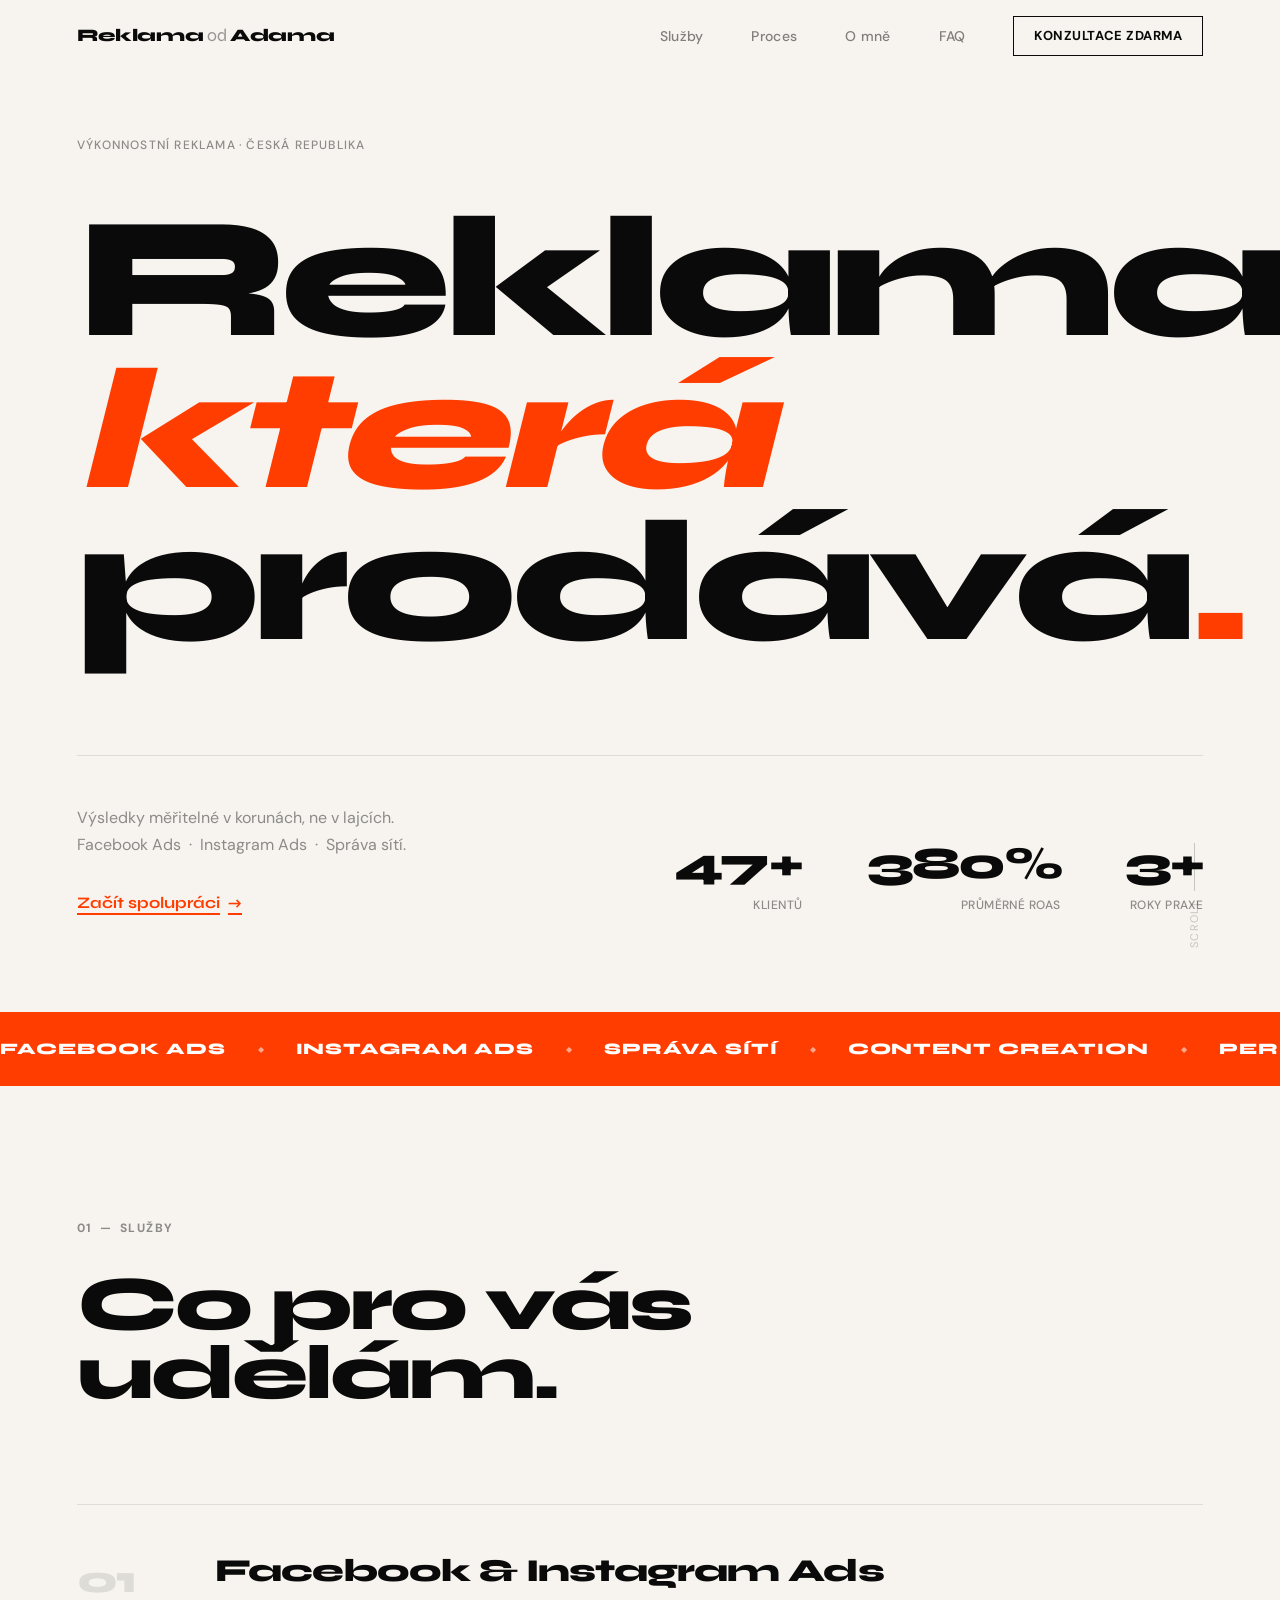
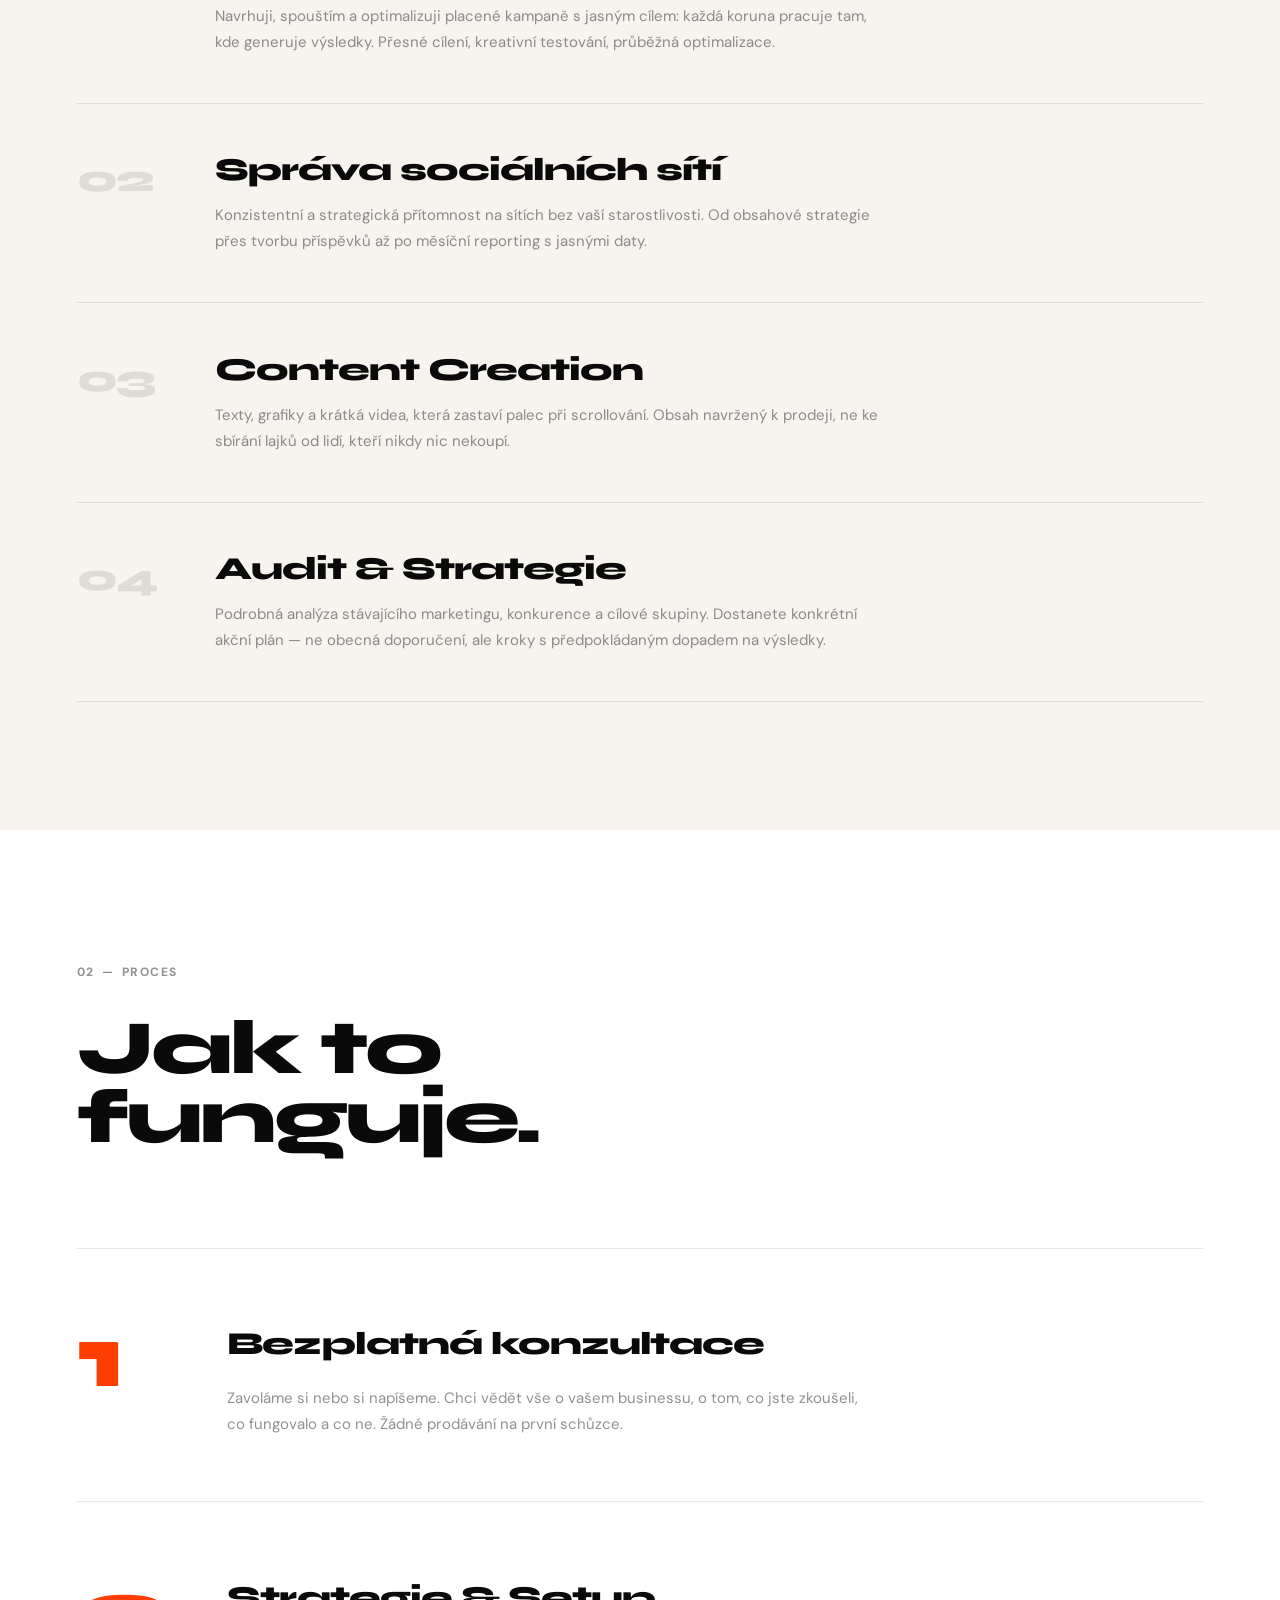
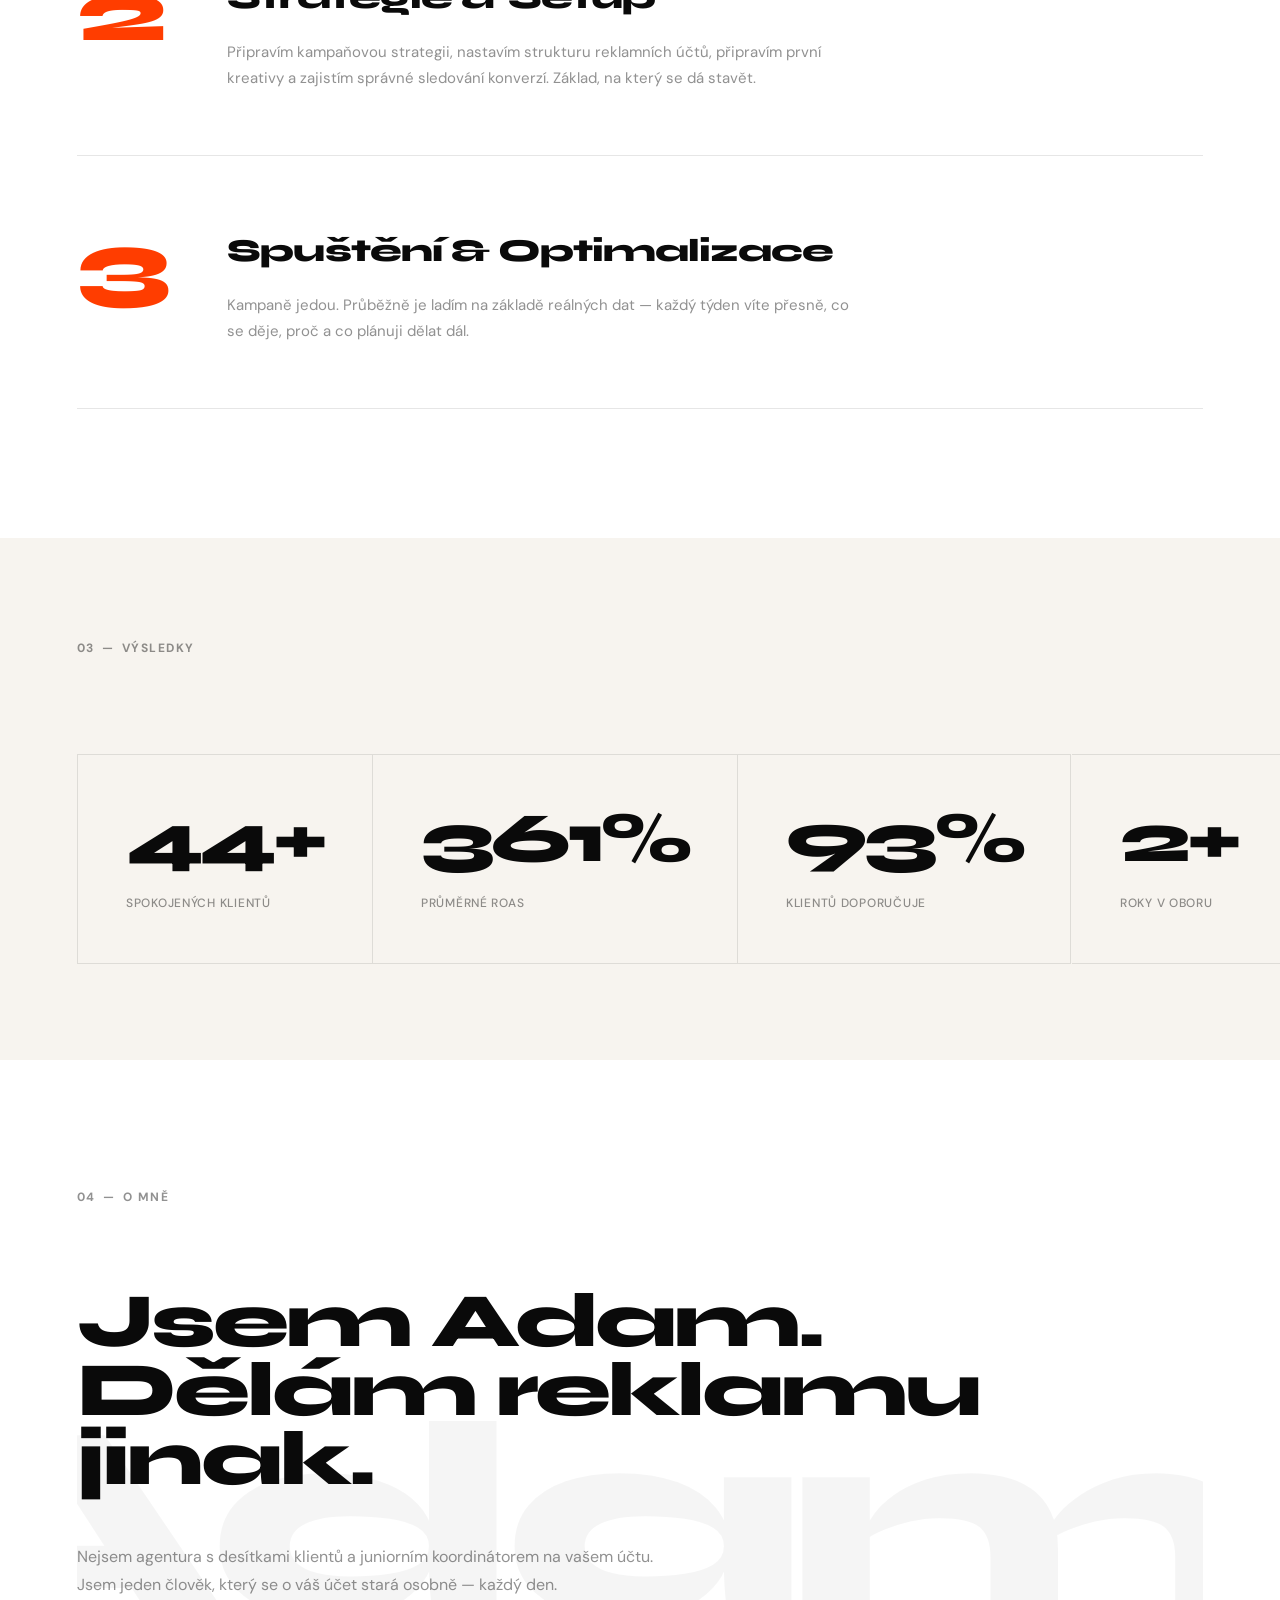
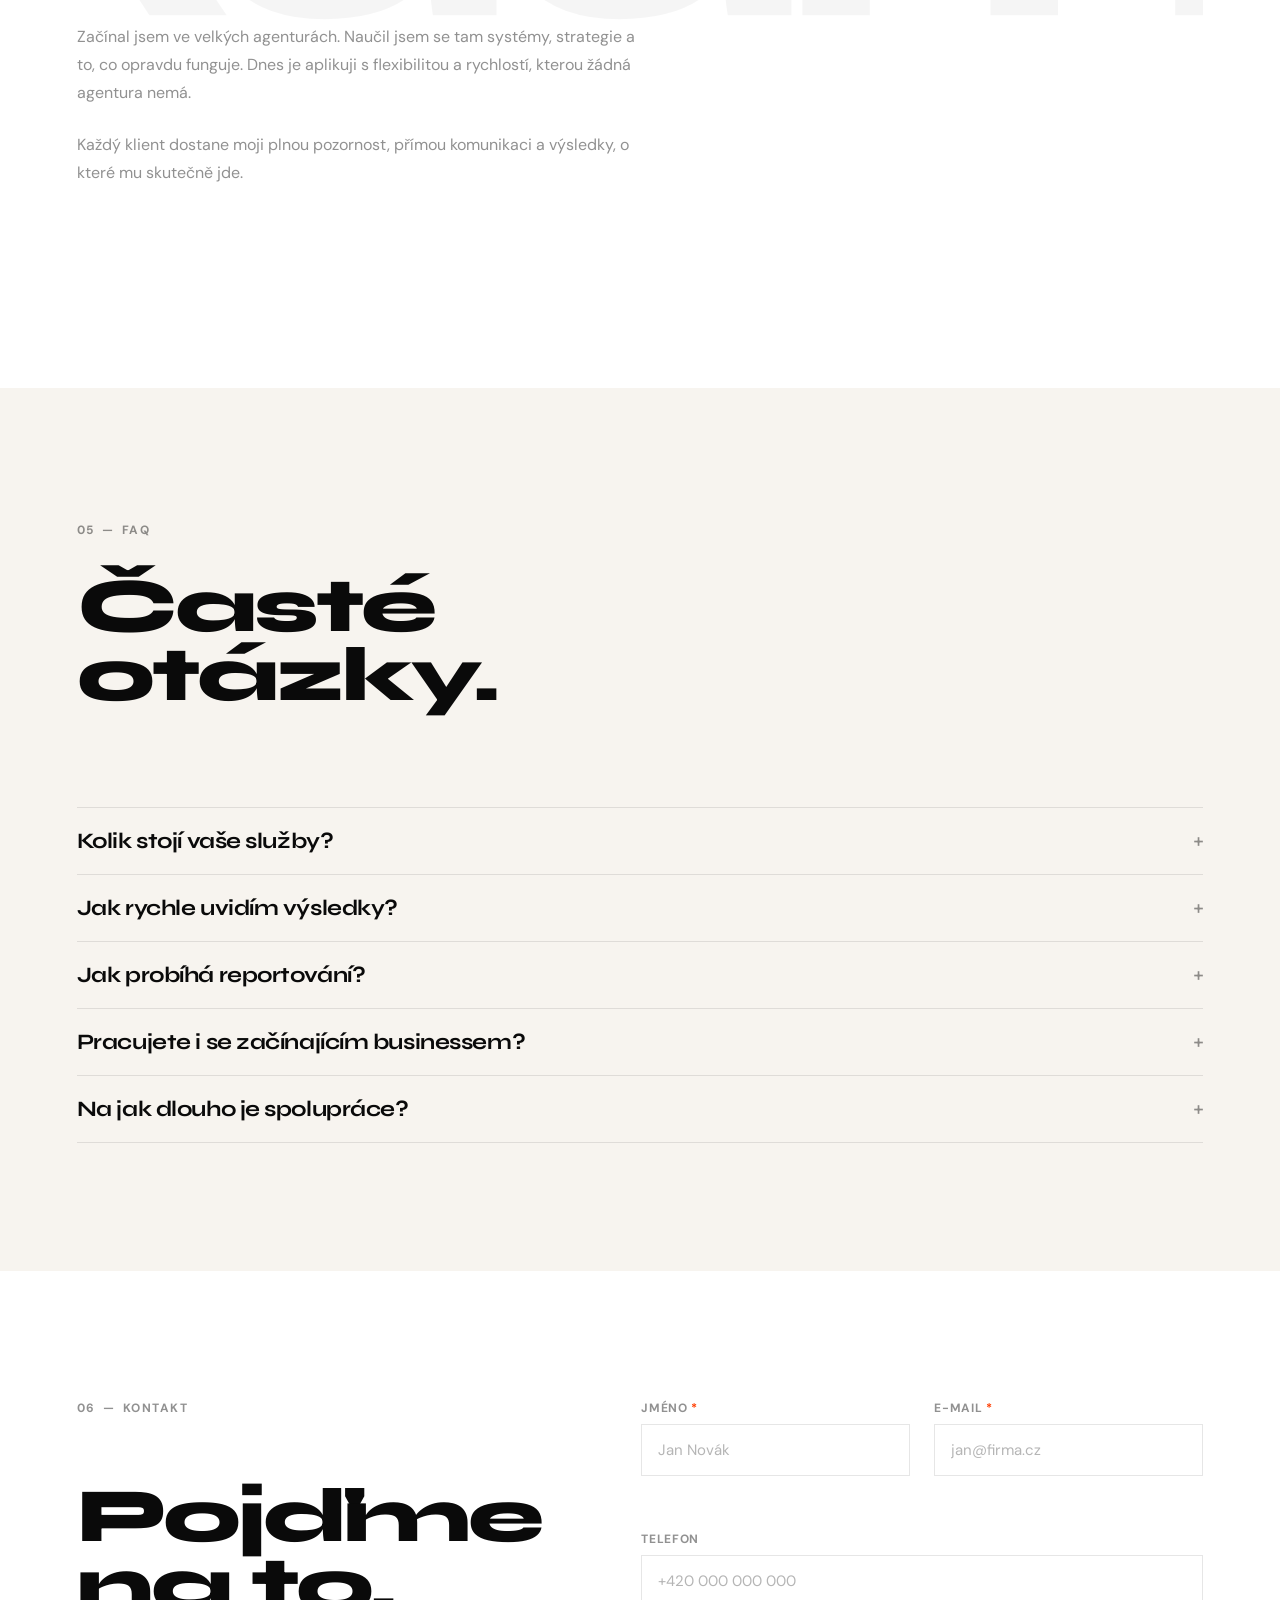
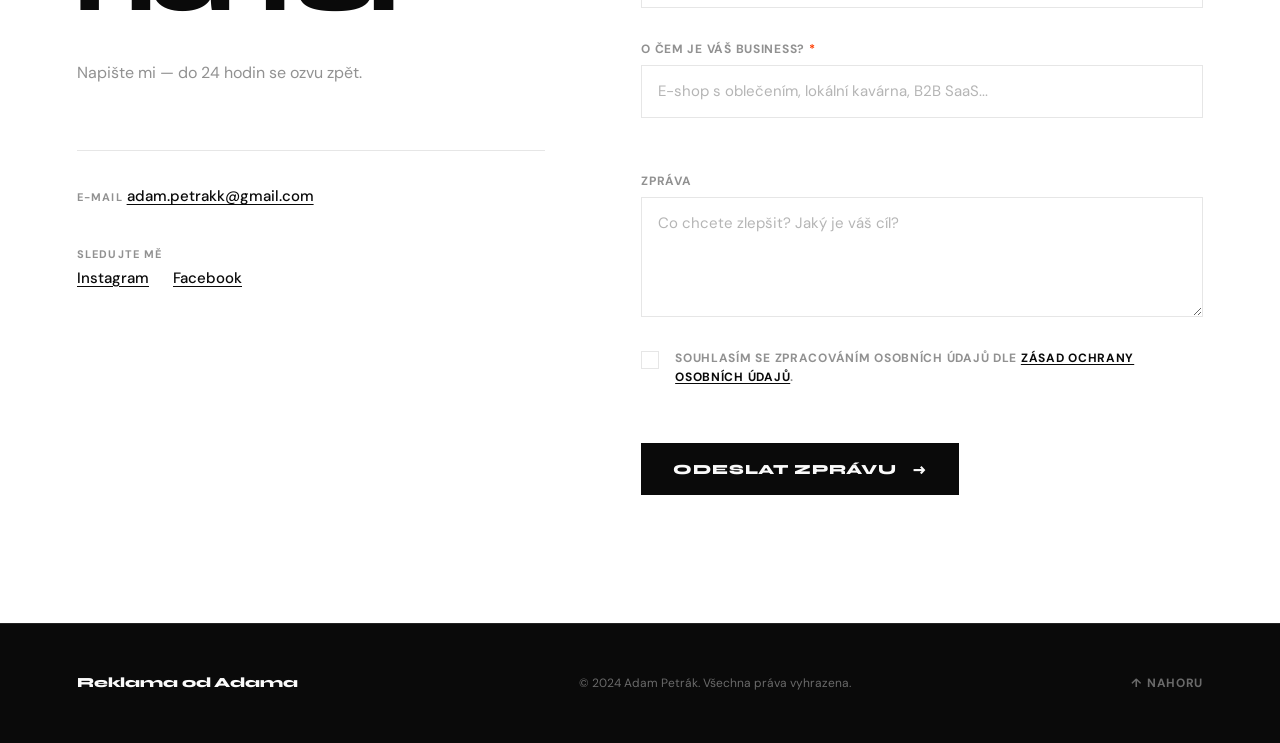
<file: v5/index.html>
<!DOCTYPE html>
<html lang="cs">
<head>
  <meta charset="UTF-8" />
  <meta name="viewport" content="width=device-width, initial-scale=1.0" />
  <meta name="description" content="Reklama od Adama – výkonnostní reklama na Facebooku a Instagramu. Výsledky měřitelné v korunách, ne v lajcích." />
  <meta name="theme-color" content="#F7F4EF" />
  <meta property="og:title" content="Reklama od Adama – Výkonnostní reklama" />
  <meta property="og:description" content="Reklama která prodává. Facebook Ads · Instagram Ads · Správa sítí." />
  <meta property="og:type" content="website" />
  <title>Reklama od Adama – Reklama která prodává</title>

  <!-- Fonts: Syne (display) + DM Sans (body) -->
  <link rel="preconnect" href="https://fonts.googleapis.com" />
  <link rel="preconnect" href="https://fonts.gstatic.com" crossorigin />
  <link href="https://fonts.googleapis.com/css2?family=Syne:wght@700;800;900&family=DM+Sans:ital,opsz,wght@0,9..40,300;0,9..40,400;0,9..40,500;0,9..40,700;1,9..40,300&display=swap" rel="stylesheet" />

  <link rel="stylesheet" href="style.css" />
</head>
<body>

  <!-- Skip to main content -->
  <a class="skip-link" href="#main">Přejít na obsah</a>

  <!-- Scroll progress indicator -->
  <div id="scroll-progress" aria-hidden="true"></div>

  <!-- ═══════════════════════════════════════
       NAVBAR
  ═══════════════════════════════════════ -->
  <header id="navbar" role="banner">
    <div class="nav__inner">

      <a href="#home" class="nav__logo" aria-label="Reklama od Adama – na začátek stránky">
        Reklama<span class="logo__sep"> od </span>Adama
      </a>

      <nav class="nav__links" role="navigation" aria-label="Hlavní navigace">
        <a href="#sluzby" class="nav__link">Služby</a>
        <a href="#jak-to-funguje" class="nav__link">Proces</a>
        <a href="#o-mne" class="nav__link">O mně</a>
        <a href="#faq" class="nav__link">FAQ</a>
        <a href="#kontakt" class="nav__cta">Konzultace zdarma</a>
      </nav>

      <button
        class="hamburger"
        id="hamburger"
        aria-label="Otevřít navigační menu"
        aria-expanded="false"
        aria-controls="mobile-menu"
      >
        <span class="hamburger__bar"></span>
        <span class="hamburger__bar"></span>
      </button>

    </div>
  </header>

  <!-- Mobile menu overlay -->
  <div class="mobile-menu" id="mobile-menu" aria-hidden="true" role="dialog" aria-label="Mobilní navigace">
    <nav>
      <a href="#sluzby"         class="mobile-link">Služby</a>
      <a href="#jak-to-funguje" class="mobile-link">Proces</a>
      <a href="#o-mne"          class="mobile-link">O mně</a>
      <a href="#faq"            class="mobile-link">FAQ</a>
      <a href="#kontakt"        class="mobile-link mobile-link--cta">Konzultace zdarma →</a>
    </nav>
  </div>

  <!-- ═══════════════════════════════════════
       MAIN
  ═══════════════════════════════════════ -->
  <main id="main">

    <!-- ─── HERO ─── -->
    <section class="hero" id="home" aria-label="Úvodní sekce">

      <div class="hero__inner">

        <p class="hero__eyebrow reveal-line">
          Výkonnostní reklama&thinsp;·&thinsp;Česká republika
        </p>

        <h1 class="hero__title" aria-label="Reklama která prodává.">
          <span class="hero__title-line reveal-line">Reklama</span>
          <span class="hero__title-line hero__title-line--em reveal-line">která</span>
          <span class="hero__title-line reveal-line">prodává<span class="accent-dot">.</span></span>
        </h1>

        <div class="hero__bottom">
          <div class="hero__desc reveal-line">
            <p>
              Výsledky měřitelné v korunách, ne v lajcích.<br>
              Facebook Ads&ensp;·&ensp;Instagram Ads&ensp;·&ensp;Správa sítí.
            </p>
            <a href="#kontakt" class="cta-link">
              Začít spolupráci <span class="cta-arrow" aria-hidden="true">→</span>
            </a>
          </div>

          <div class="hero__stats" aria-label="Klíčová čísla">
            <div class="hero-stat reveal-line">
              <span class="hero-stat__num">
                <span data-count="47">0</span>+
              </span>
              <span class="hero-stat__label">klientů</span>
            </div>
            <div class="hero-stat reveal-line">
              <span class="hero-stat__num">
                <span data-count="380">0</span>%
              </span>
              <span class="hero-stat__label">průměrné ROAS</span>
            </div>
            <div class="hero-stat reveal-line">
              <span class="hero-stat__num">
                <span data-count="3">0</span>+
              </span>
              <span class="hero-stat__label">roky praxe</span>
            </div>
          </div>
        </div>

      </div>

      <div class="hero__scroll-hint" aria-hidden="true">
        <div class="scroll-line"></div>
        <span>Scroll</span>
      </div>

    </section>

    <!-- ─── TICKER ─── -->
    <div class="ticker" aria-hidden="true" role="presentation">
      <div class="ticker__track">
        <span class="ticker__item">Facebook Ads</span>
        <span class="ticker__sep">◆</span>
        <span class="ticker__item">Instagram Ads</span>
        <span class="ticker__sep">◆</span>
        <span class="ticker__item">Správa sítí</span>
        <span class="ticker__sep">◆</span>
        <span class="ticker__item">Content Creation</span>
        <span class="ticker__sep">◆</span>
        <span class="ticker__item">Performance Marketing</span>
        <span class="ticker__sep">◆</span>
        <span class="ticker__item">Retargeting</span>
        <span class="ticker__sep">◆</span>
        <span class="ticker__item">A/B testování</span>
        <span class="ticker__sep">◆</span>
        <span class="ticker__item">Analýza dat</span>
        <span class="ticker__sep">◆</span>
        <!-- duplicate for seamless loop -->
        <span class="ticker__item">Facebook Ads</span>
        <span class="ticker__sep">◆</span>
        <span class="ticker__item">Instagram Ads</span>
        <span class="ticker__sep">◆</span>
        <span class="ticker__item">Správa sítí</span>
        <span class="ticker__sep">◆</span>
        <span class="ticker__item">Content Creation</span>
        <span class="ticker__sep">◆</span>
        <span class="ticker__item">Performance Marketing</span>
        <span class="ticker__sep">◆</span>
        <span class="ticker__item">Retargeting</span>
        <span class="ticker__sep">◆</span>
        <span class="ticker__item">A/B testování</span>
        <span class="ticker__sep">◆</span>
        <span class="ticker__item">Analýza dat</span>
        <span class="ticker__sep">◆</span>
      </div>
    </div>

    <!-- ─── SERVICES ─── -->
    <section class="services section--dark" id="sluzby" aria-label="Nabízené služby">
      <div class="section__inner">

        <div class="section__header">
          <span class="section-eyebrow">01&ensp;—&ensp;Služby</span>
          <h2 class="section-title reveal-line">
            Co pro vás<br>udělám.
          </h2>
        </div>

        <div class="services__list" role="list">

          <article class="service-item reveal-line" role="listitem">
            <span class="service-item__num" aria-hidden="true">01</span>
            <div class="service-item__content">
              <h3>Facebook &amp; Instagram Ads</h3>
              <p>
                Navrhuji, spouštím a optimalizuji placené kampaně s jasným cílem: každá
                koruna pracuje tam, kde generuje výsledky. Přesné cílení, kreativní testování,
                průběžná optimalizace.
              </p>
            </div>
          </article>

          <article class="service-item reveal-line" role="listitem">
            <span class="service-item__num" aria-hidden="true">02</span>
            <div class="service-item__content">
              <h3>Správa sociálních sítí</h3>
              <p>
                Konzistentní a strategická přítomnost na sítích bez vaší starostlivosti.
                Od obsahové strategie přes tvorbu příspěvků až po měsíční reporting s
                jasnými daty.
              </p>
            </div>
          </article>

          <article class="service-item reveal-line" role="listitem">
            <span class="service-item__num" aria-hidden="true">03</span>
            <div class="service-item__content">
              <h3>Content Creation</h3>
              <p>
                Texty, grafiky a krátká videa, která zastaví palec při scrollování.
                Obsah navržený k prodeji, ne ke sbírání lajků od lidí, kteří nikdy
                nic nekoupí.
              </p>
            </div>
          </article>

          <article class="service-item reveal-line" role="listitem">
            <span class="service-item__num" aria-hidden="true">04</span>
            <div class="service-item__content">
              <h3>Audit &amp; Strategie</h3>
              <p>
                Podrobná analýza stávajícího marketingu, konkurence a cílové skupiny.
                Dostanete konkrétní akční plán — ne obecná doporučení, ale kroky
                s předpokládaným dopadem na výsledky.
              </p>
            </div>
          </article>

        </div>

      </div>
    </section>

    <!-- ─── PROCESS ─── -->
    <section class="process section--light" id="jak-to-funguje" aria-label="Jak spolupráce probíhá">
      <div class="section__inner">

        <div class="section__header">
          <span class="section-eyebrow section-eyebrow--dark">02&ensp;—&ensp;Proces</span>
          <h2 class="section-title section-title--dark reveal-line">
            Jak to<br>funguje.
          </h2>
        </div>

        <div class="process__steps">

          <div class="process-step reveal-line">
            <div class="process-step__num" aria-hidden="true">1</div>
            <div class="process-step__body">
              <h3>Bezplatná konzultace</h3>
              <p>
                Zavoláme si nebo si napíšeme. Chci vědět vše o vašem businessu,
                o tom, co jste zkoušeli, co fungovalo a co ne. Žádné prodávání
                na první schůzce.
              </p>
            </div>
          </div>

          <div class="process-step reveal-line">
            <div class="process-step__num" aria-hidden="true">2</div>
            <div class="process-step__body">
              <h3>Strategie &amp; Setup</h3>
              <p>
                Připravím kampaňovou strategii, nastavím strukturu reklamních účtů,
                připravím první kreativy a zajistím správné sledování konverzí.
                Základ, na který se dá stavět.
              </p>
            </div>
          </div>

          <div class="process-step reveal-line">
            <div class="process-step__num" aria-hidden="true">3</div>
            <div class="process-step__body">
              <h3>Spuštění &amp; Optimalizace</h3>
              <p>
                Kampaně jedou. Průběžně je ladím na základě reálných dat —
                každý týden víte přesně, co se děje, proč a co plánuji dělat dál.
              </p>
            </div>
          </div>

        </div>

      </div>
    </section>

    <!-- ─── PROOF / STATS ─── -->
    <section class="proof section--dark" aria-label="Výsledky a čísla">
      <div class="section__inner">

        <span class="section-eyebrow">03&ensp;—&ensp;Výsledky</span>

        <div class="proof__grid">

          <div class="proof-stat reveal-line">
            <span class="proof-stat__num">
              <span data-count="47">0</span>+
            </span>
            <span class="proof-stat__label">spokojených klientů</span>
          </div>

          <div class="proof-stat reveal-line">
            <span class="proof-stat__num">
              <span data-count="380">0</span>%
            </span>
            <span class="proof-stat__label">průměrné ROAS</span>
          </div>

          <div class="proof-stat reveal-line">
            <span class="proof-stat__num">
              <span data-count="98">0</span>%
            </span>
            <span class="proof-stat__label">klientů doporučuje</span>
          </div>

          <div class="proof-stat reveal-line">
            <span class="proof-stat__num">
              <span data-count="3">0</span>+
            </span>
            <span class="proof-stat__label">roky v oboru</span>
          </div>

        </div>

      </div>
    </section>

    <!-- ─── ABOUT ─── -->
    <section class="about section--light" id="o-mne" aria-label="O mně">
      <div class="section__inner">

        <div class="about__layout">

          <div class="about__content">
            <span class="section-eyebrow section-eyebrow--dark">04&ensp;—&ensp;O mně</span>
            <h2 class="section-title section-title--dark reveal-line">
              Jsem Adam.<br>
              Dělám reklamu<br>
              jinak.
            </h2>
            <div class="about__text reveal-line">
              <p>
                Nejsem agentura s desítkami klientů a juniorním koordinátorem
                na vašem účtu. Jsem jeden člověk, který se o váš účet stará
                osobně — každý den.
              </p>
              <p>
                Začínal jsem ve velkých agenturách. Naučil jsem se tam systémy,
                strategie a to, co opravdu funguje. Dnes je aplikuji s flexibilitou
                a rychlostí, kterou žádná agentura nemá.
              </p>
              <p>
                Každý klient dostane moji plnou pozornost, přímou komunikaci
                a výsledky, o které mu skutečně jde.
              </p>
            </div>
            <a href="#kontakt" class="cta-link cta-link--dark reveal-line">
              Pojďme spolupracovat <span class="cta-arrow" aria-hidden="true">→</span>
            </a>
          </div>

          <div class="about__deco" aria-hidden="true">
            <span class="about__deco-text">Adam</span>
          </div>

        </div>

      </div>
    </section>

    <!-- ─── FAQ ─── -->
    <section class="faq section--dark" id="faq" aria-label="Časté otázky">
      <div class="section__inner">

        <div class="section__header">
          <span class="section-eyebrow">05&ensp;—&ensp;FAQ</span>
          <h2 class="section-title reveal-line">
            Časté<br>otázky.
          </h2>
        </div>

        <div class="faq__list">

          <div class="faq-item">
            <button
              class="faq-item__q"
              aria-expanded="false"
              aria-controls="faq-a1"
              id="faq-q1"
            >
              <span>Kolik stojí vaše služby?</span>
              <span class="faq-item__icon" aria-hidden="true">+</span>
            </button>
            <div class="faq-item__a" id="faq-a1" role="region" aria-labelledby="faq-q1" hidden>
              <p>
                Cenu vždy nastavuji individuálně podle rozsahu a náročnosti spolupráce.
                Na úvodní konzultaci zdarma proberu vaše potřeby a připravím konkrétní
                nabídku. Základní správa sociálních sítí startuje od 8 000&nbsp;Kč/měsíc,
                správa reklam od 5 000&nbsp;Kč/měsíc + % z utráceného budgetu.
              </p>
            </div>
          </div>

          <div class="faq-item">
            <button
              class="faq-item__q"
              aria-expanded="false"
              aria-controls="faq-a2"
              id="faq-q2"
            >
              <span>Jak rychle uvidím výsledky?</span>
              <span class="faq-item__icon" aria-hidden="true">+</span>
            </button>
            <div class="faq-item__a" id="faq-a2" role="region" aria-labelledby="faq-q2" hidden>
              <p>
                U placených kampaní jsou první data vidět do týdne. Reálné a stabilní
                výsledky se projevují po 4–6 týdnech, kdy mají kampaně dostatek dat pro
                optimalizaci. Organický content potřebuje 2–3 měsíce pro měřitelné výsledky.
              </p>
            </div>
          </div>

          <div class="faq-item">
            <button
              class="faq-item__q"
              aria-expanded="false"
              aria-controls="faq-a3"
              id="faq-q3"
            >
              <span>Jak probíhá reportování?</span>
              <span class="faq-item__icon" aria-hidden="true">+</span>
            </button>
            <div class="faq-item__a" id="faq-a3" role="region" aria-labelledby="faq-q3" hidden>
              <p>
                Každý měsíc dostanete přehledný report s klíčovými metrikami, vývojem
                kampaní a mými doporučeními na další období. Mimo to jsem dostupný přes
                e-mail nebo telefon kdykoliv to bude potřeba — obvykle odpovídám tentýž den.
              </p>
            </div>
          </div>

          <div class="faq-item">
            <button
              class="faq-item__q"
              aria-expanded="false"
              aria-controls="faq-a4"
              id="faq-q4"
            >
              <span>Pracujete i se začínajícím businessem?</span>
              <span class="faq-item__icon" aria-hidden="true">+</span>
            </button>
            <div class="faq-item__a" id="faq-a4" role="region" aria-labelledby="faq-q4" hidden>
              <p>
                Ano. Pro začínající businessy mám specifický přístup — začínáme pomaleji,
                testujeme co funguje a nehážeme peníze do reklamy naslepo. Důležité je,
                abyste měli funkční produkt nebo službu a realistická očekávání.
              </p>
            </div>
          </div>

          <div class="faq-item">
            <button
              class="faq-item__q"
              aria-expanded="false"
              aria-controls="faq-a5"
              id="faq-q5"
            >
              <span>Na jak dlouho je spolupráce?</span>
              <span class="faq-item__icon" aria-hidden="true">+</span>
            </button>
            <div class="faq-item__a" id="faq-a5" role="region" aria-labelledby="faq-q5" hidden>
              <p>
                Preferuji spolupráci na minimálně 3 měsíce — to je čas potřebný k tomu,
                aby se kampaně dostatečně naučily a přinesly skutečné výsledky. Krátkodobé
                projekty jako audity nebo jednorázový setup jsou samozřejmě možné.
              </p>
            </div>
          </div>

        </div>
      </div>
    </section>

    <!-- ─── CONTACT ─── -->
    <section class="contact section--light" id="kontakt" aria-label="Kontaktní formulář">
      <div class="section__inner">

        <div class="contact__layout">

          <div class="contact__header">
            <span class="section-eyebrow section-eyebrow--dark">06&ensp;—&ensp;Kontakt</span>
            <h2 class="section-title section-title--dark reveal-line">
              Pojďme<br>na to.
            </h2>
            <p class="contact__sub reveal-line">
              Napište mi — do 24 hodin se ozvu zpět.
            </p>

            <div class="contact__details">
              <div class="contact-detail reveal-line">
                <span class="contact-detail__label">E-mail</span>
                <a href="mailto:adam.petrakk@gmail.com" class="contact-detail__value">
                  adam.petrakk@gmail.com
                </a>
              </div>
              <div class="contact-detail reveal-line">
                <span class="contact-detail__label">Sledujte mě</span>
                <div class="social-links">
                  <a
                    href="https://www.instagram.com/reklamaodadama/"
                    target="_blank"
                    rel="noopener noreferrer"
                    class="social-link"
                    aria-label="Instagram – Reklama od Adama"
                  >Instagram</a>
                  <a
                    href="https://www.facebook.com/reklamaodadama"
                    target="_blank"
                    rel="noopener noreferrer"
                    class="social-link"
                    aria-label="Facebook – Reklama od Adama"
                  >Facebook</a>
                </div>
              </div>
            </div>
          </div>

          <div class="contact__form-wrap">

            <form
              class="contact-form"
              id="contact-form"
              novalidate
              aria-label="Kontaktní formulář"
            >

              <div class="form-row">
                <div class="form-field">
                  <label for="name">Jméno <span class="req" aria-hidden="true">*</span></label>
                  <input
                    type="text"
                    id="name"
                    name="name"
                    autocomplete="name"
                    required
                    aria-required="true"
                    aria-describedby="name-error"
                    placeholder="Jan Novák"
                  />
                  <span class="field-error" id="name-error" role="alert" aria-live="polite"></span>
                </div>
                <div class="form-field">
                  <label for="email">E-mail <span class="req" aria-hidden="true">*</span></label>
                  <input
                    type="email"
                    id="email"
                    name="email"
                    autocomplete="email"
                    required
                    aria-required="true"
                    aria-describedby="email-error"
                    placeholder="jan@firma.cz"
                  />
                  <span class="field-error" id="email-error" role="alert" aria-live="polite"></span>
                </div>
              </div>

              <div class="form-field">
                <label for="phone">Telefon</label>
                <input
                  type="tel"
                  id="phone"
                  name="phone"
                  autocomplete="tel"
                  placeholder="+420 000 000 000"
                />
              </div>

              <div class="form-field">
                <label for="business">
                  O čem je váš business? <span class="req" aria-hidden="true">*</span>
                </label>
                <input
                  type="text"
                  id="business"
                  name="business"
                  required
                  aria-required="true"
                  aria-describedby="business-error"
                  placeholder="E-shop s oblečením, lokální kavárna, B2B SaaS..."
                />
                <span class="field-error" id="business-error" role="alert" aria-live="polite"></span>
              </div>

              <div class="form-field">
                <label for="message">Zpráva</label>
                <textarea
                  id="message"
                  name="message"
                  rows="4"
                  placeholder="Co chcete zlepšit? Jaký je váš cíl?"
                ></textarea>
              </div>

              <div class="form-field form-field--gdpr">
                <label class="gdpr-label">
                  <input
                    type="checkbox"
                    id="gdpr"
                    name="gdpr"
                    aria-required="true"
                    aria-describedby="gdpr-error"
                  />
                  <span>
                    Souhlasím se zpracováním osobních údajů dle
                    <a href="/gdpr" target="_blank" rel="noopener">zásad ochrany osobních údajů</a>.
                  </span>
                </label>
                <span class="field-error" id="gdpr-error" role="alert" aria-live="polite"></span>
              </div>

              <button type="submit" id="submit-btn" class="submit-btn">
                <span class="btn__text">Odeslat zprávu</span>
                <span class="btn__arrow" aria-hidden="true">→</span>
                <span class="btn__spinner" hidden aria-hidden="true"></span>
              </button>

            </form>

            <div
              class="form-success"
              id="form-success"
              hidden
              tabindex="-1"
              aria-live="polite"
              role="status"
            >
              <div class="success__mark" aria-hidden="true">✓</div>
              <h3>Zpráva odeslána.</h3>
              <p>Děkuji za vaši důvěru — ozvu se do 24 hodin.</p>
            </div>

          </div><!-- /.contact__form-wrap -->
        </div><!-- /.contact__layout -->
      </div><!-- /.section__inner -->
    </section>

  </main>

  <!-- ═══════════════════════════════════════
       FOOTER
  ═══════════════════════════════════════ -->
  <footer class="footer section--dark" role="contentinfo">
    <div class="footer__inner">
      <span class="footer__brand">Reklama od Adama</span>
      <span class="footer__copy">© 2024 Adam Petrák. Všechna práva vyhrazena.</span>
      <a href="#home" class="footer__top" aria-label="Zpět na začátek stránky">
        ↑ Nahoru
      </a>
    </div>
  </footer>

  <script src="script.js"></script>
</body>
</html>
</file>
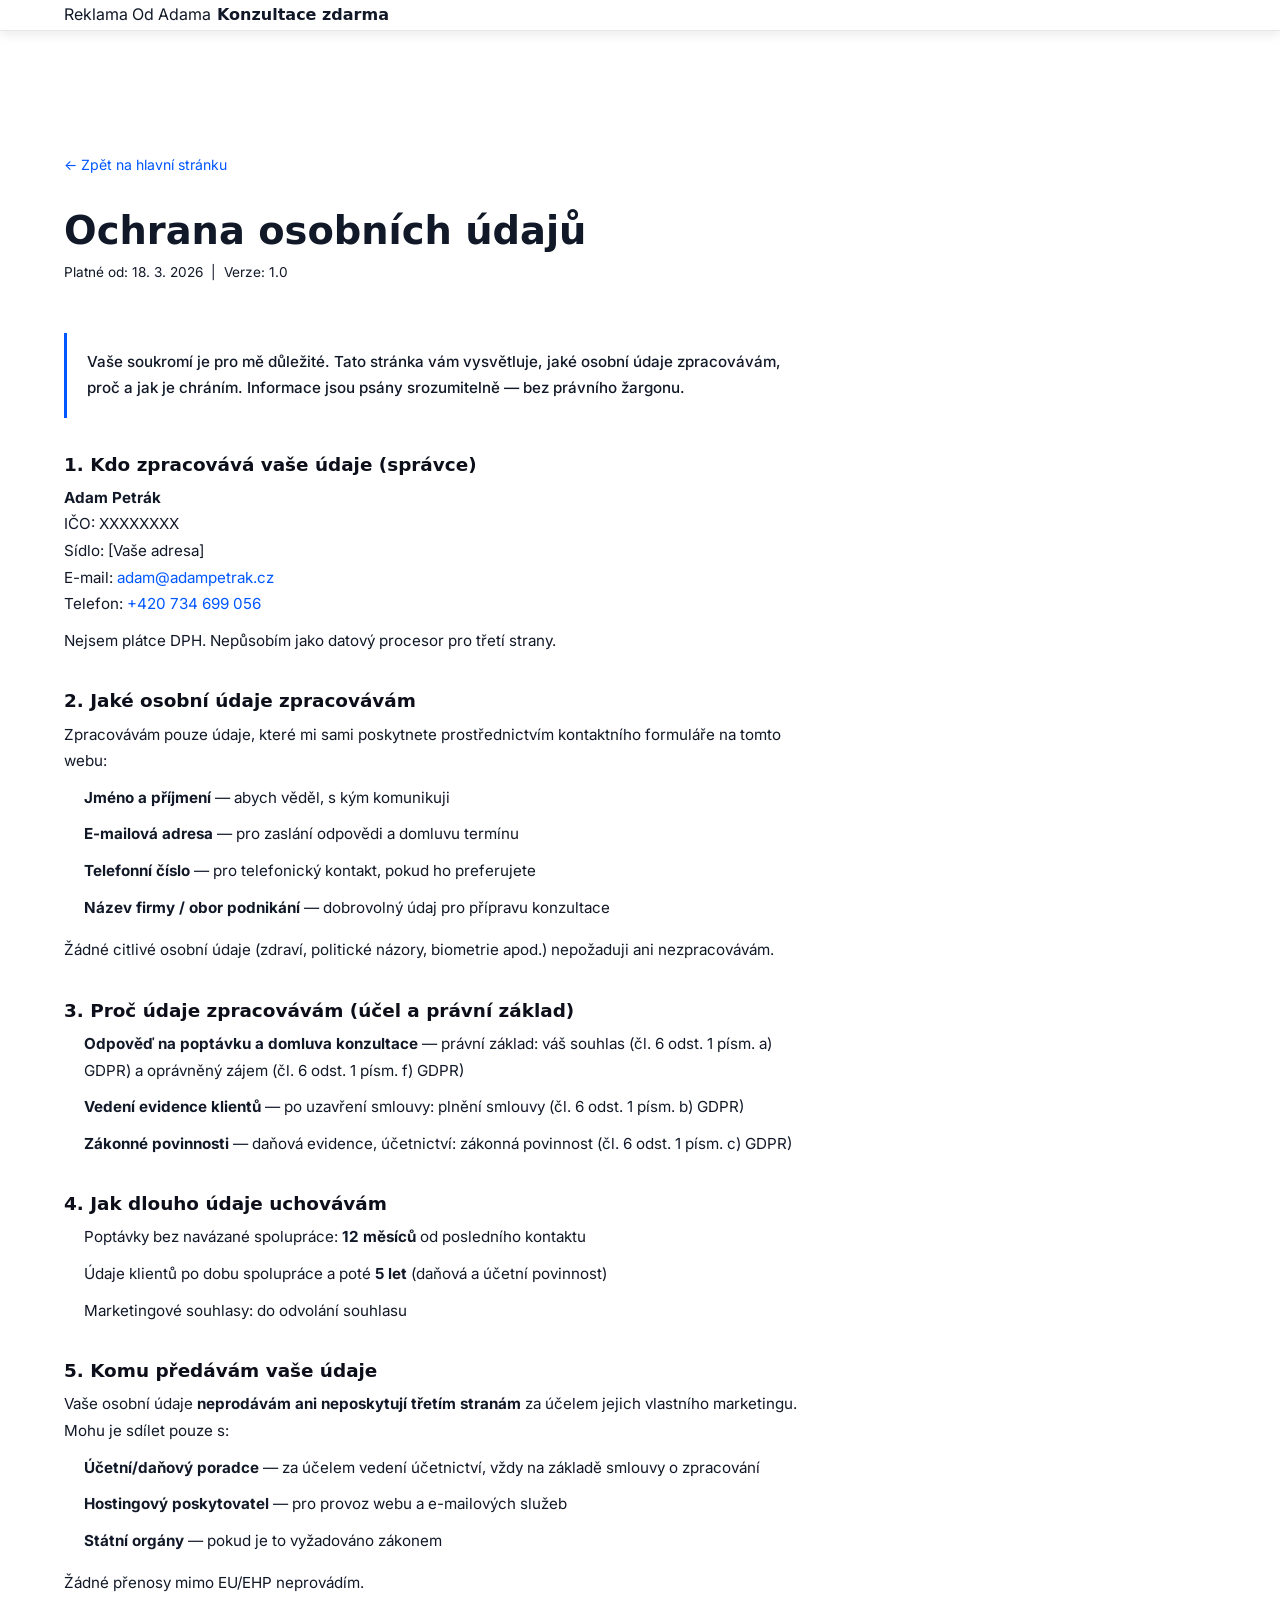
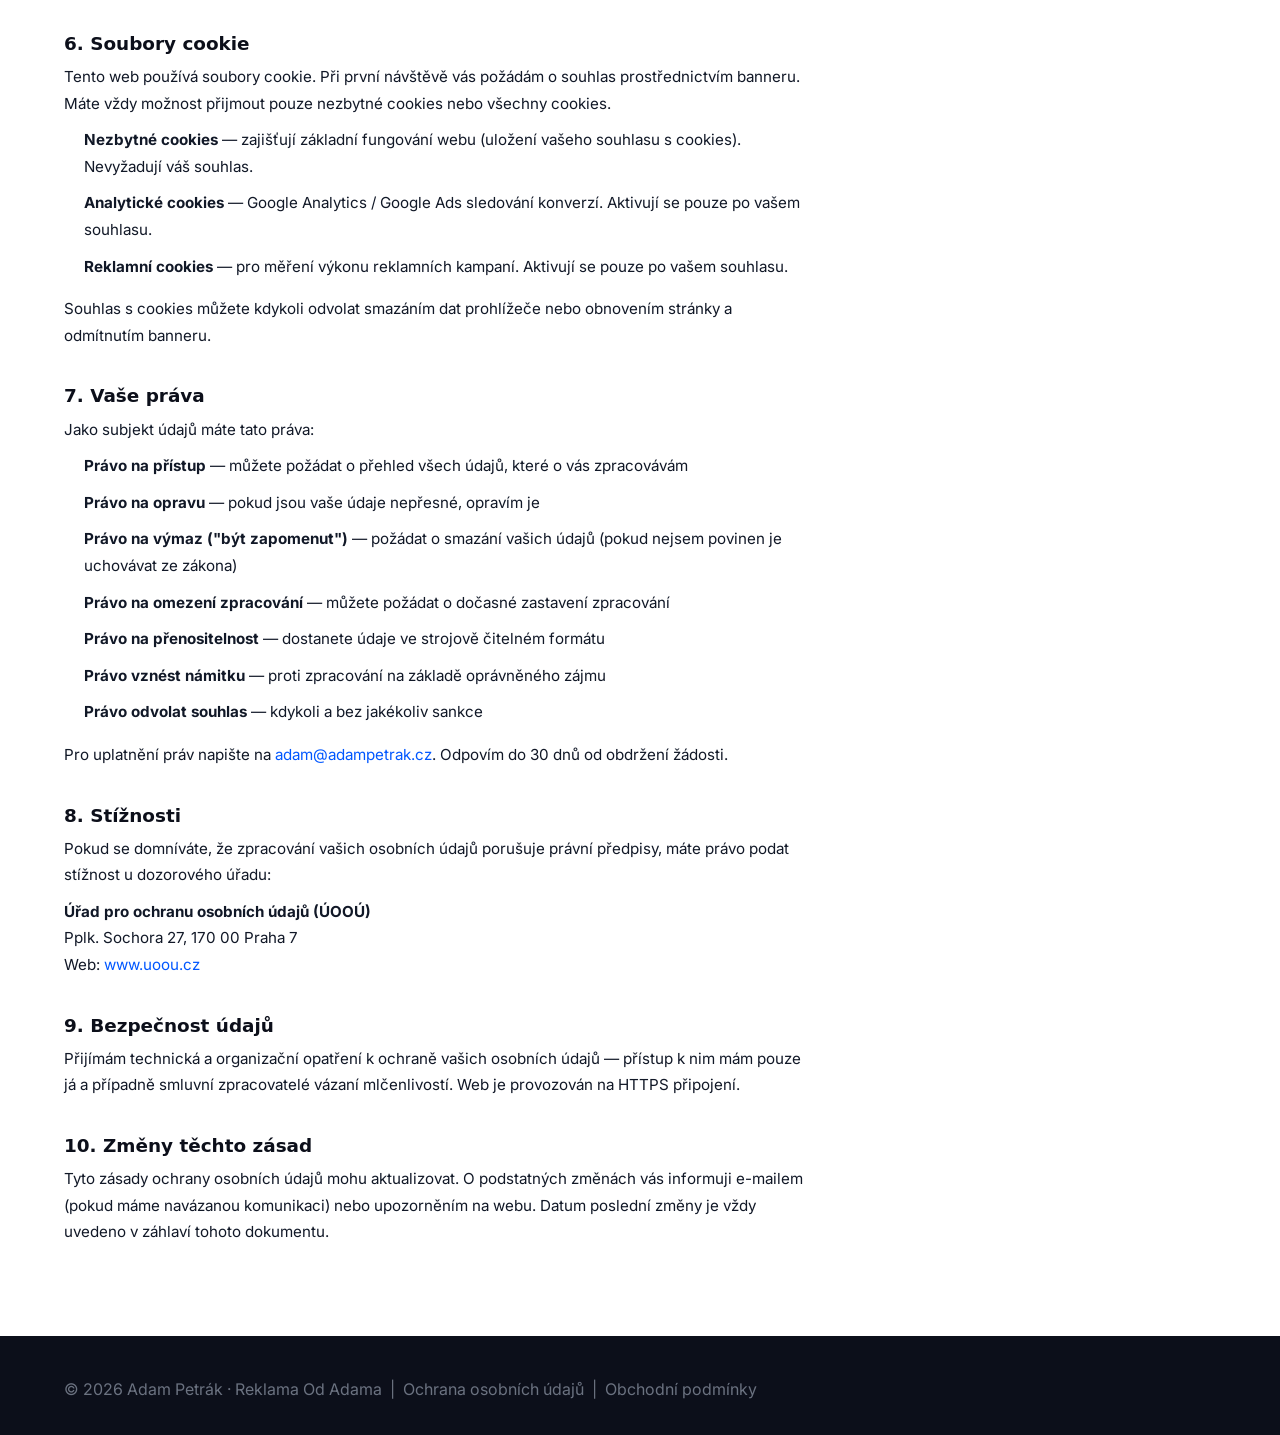
<file: ochrana-udaju.html>
<!DOCTYPE html>
<html lang="cs">
<head>
  <meta charset="UTF-8" />
  <meta name="viewport" content="width=device-width, initial-scale=1.0" />
  <meta name="robots" content="noindex, follow" />
  <title>Ochrana osobních údajů — Reklama Od Adama</title>
  <link rel="stylesheet" href="style.css" />
  <link href="https://fonts.googleapis.com/css2?family=Inter:wght@400;500;600;700;800&display=swap" rel="stylesheet" />
  <style>
    .legal-page { padding: 120px 0 80px; min-height: 100vh; }
    .legal-page h1 { font-size: clamp(1.6rem,4vw,2.4rem); font-weight:800; margin-bottom:8px; }
    .legal-page .updated { font-size:.85rem; color:var(--mid); margin-bottom:48px; }
    .legal-page h2 { font-size:1.15rem; font-weight:700; margin:36px 0 10px; color:var(--dark); }
    .legal-page p, .legal-page li { font-size:.95rem; color:var(--mid); line-height:1.75; margin-bottom:10px; }
    .legal-page ul { padding-left:20px; margin-bottom:16px; }
    .legal-page a { color:var(--blue); }
    .legal-back { display:inline-flex; align-items:center; gap:8px; color:var(--mid); font-size:.88rem; margin-bottom:32px; transition:color var(--t); }
    .legal-back:hover { color:var(--dark); }
    .legal-content { max-width:740px; }
    .highlight-box { background:var(--blue-lt); border-left:3px solid var(--blue); border-radius:0 var(--r-sm) var(--r-sm) 0; padding:16px 20px; margin:20px 0; }
    .highlight-box p { color:var(--dark3); margin-bottom:0; font-weight:500; }
  </style>
</head>
<body>
<nav class="navbar scrolled" style="position:relative;top:auto;">
  <div class="container nav-inner">
    <a href="index.html" class="logo">Reklama <span>Od Adama</span></a>
    <a href="index.html#konzultace" class="btn btn-nav">Konzultace zdarma</a>
  </div>
</nav>

<section class="legal-page">
  <div class="container">
    <div class="legal-content">
      <a href="index.html" class="legal-back">&#8592; Zpět na hlavní stránku</a>
      <h1>Ochrana osobních údajů</h1>
      <p class="updated">Platné od: 18. 3. 2026 &nbsp;|&nbsp; Verze: 1.0</p>

      <div class="highlight-box">
        <p>Vaše soukromí je pro mě důležité. Tato stránka vám vysvětluje, jaké osobní údaje zpracovávám, proč a jak je chráním. Informace jsou psány srozumitelně — bez právního žargonu.</p>
      </div>

      <h2>1. Kdo zpracovává vaše údaje (správce)</h2>
      <p>
        <strong>Adam Petrák</strong><br />
        IČO: XXXXXXXX &nbsp;<!-- Doplňte vaše IČO --><br />
        Sídlo: [Vaše adresa] &nbsp;<!-- Doplňte adresu --><br />
        E-mail: <a href="mailto:adam@adampetrak.cz">adam@adampetrak.cz</a><br />
        Telefon: <a href="tel:+420734699056">+420 734 699 056</a>
      </p>
      <p>Nejsem plátce DPH. Nepůsobím jako datový procesor pro třetí strany.</p>

      <h2>2. Jaké osobní údaje zpracovávám</h2>
      <p>Zpracovávám pouze údaje, které mi sami poskytnete prostřednictvím kontaktního formuláře na tomto webu:</p>
      <ul>
        <li><strong>Jméno a příjmení</strong> — abych věděl, s kým komunikuji</li>
        <li><strong>E-mailová adresa</strong> — pro zaslání odpovědi a domluvu termínu</li>
        <li><strong>Telefonní číslo</strong> — pro telefonický kontakt, pokud ho preferujete</li>
        <li><strong>Název firmy / obor podnikání</strong> — dobrovolný údaj pro přípravu konzultace</li>
      </ul>
      <p>Žádné citlivé osobní údaje (zdraví, politické názory, biometrie apod.) nepožaduji ani nezpracovávám.</p>

      <h2>3. Proč údaje zpracovávám (účel a právní základ)</h2>
      <ul>
        <li><strong>Odpověď na poptávku a domluva konzultace</strong> — právní základ: váš souhlas (čl. 6 odst. 1 písm. a) GDPR) a oprávněný zájem (čl. 6 odst. 1 písm. f) GDPR)</li>
        <li><strong>Vedení evidence klientů</strong> — po uzavření smlouvy: plnění smlouvy (čl. 6 odst. 1 písm. b) GDPR)</li>
        <li><strong>Zákonné povinnosti</strong> — daňová evidence, účetnictví: zákonná povinnost (čl. 6 odst. 1 písm. c) GDPR)</li>
      </ul>

      <h2>4. Jak dlouho údaje uchovávám</h2>
      <ul>
        <li>Poptávky bez navázané spolupráce: <strong>12 měsíců</strong> od posledního kontaktu</li>
        <li>Údaje klientů po dobu spolupráce a poté <strong>5 let</strong> (daňová a účetní povinnost)</li>
        <li>Marketingové souhlasy: do odvolání souhlasu</li>
      </ul>

      <h2>5. Komu předávám vaše údaje</h2>
      <p>Vaše osobní údaje <strong>neprodávám ani neposkytují třetím stranám</strong> za účelem jejich vlastního marketingu. Mohu je sdílet pouze s:</p>
      <ul>
        <li><strong>Účetní/daňový poradce</strong> — za účelem vedení účetnictví, vždy na základě smlouvy o zpracování</li>
        <li><strong>Hostingový poskytovatel</strong> — pro provoz webu a e-mailových služeb</li>
        <li><strong>Státní orgány</strong> — pokud je to vyžadováno zákonem</li>
      </ul>
      <p>Žádné přenosy mimo EU/EHP neprovádím.</p>

      <h2>6. Soubory cookie</h2>
      <p>Tento web používá soubory cookie. Při první návštěvě vás požádám o souhlas prostřednictvím banneru. Máte vždy možnost přijmout pouze nezbytné cookies nebo všechny cookies.</p>
      <ul>
        <li><strong>Nezbytné cookies</strong> — zajišťují základní fungování webu (uložení vašeho souhlasu s cookies). Nevyžadují váš souhlas.</li>
        <li><strong>Analytické cookies</strong> — Google Analytics / Google Ads sledování konverzí. Aktivují se pouze po vašem souhlasu.</li>
        <li><strong>Reklamní cookies</strong> — pro měření výkonu reklamních kampaní. Aktivují se pouze po vašem souhlasu.</li>
      </ul>
      <p>Souhlas s cookies můžete kdykoli odvolat smazáním dat prohlížeče nebo obnovením stránky a odmítnutím banneru.</p>

      <h2>7. Vaše práva</h2>
      <p>Jako subjekt údajů máte tato práva:</p>
      <ul>
        <li><strong>Právo na přístup</strong> — můžete požádat o přehled všech údajů, které o vás zpracovávám</li>
        <li><strong>Právo na opravu</strong> — pokud jsou vaše údaje nepřesné, opravím je</li>
        <li><strong>Právo na výmaz ("být zapomenut")</strong> — požádat o smazání vašich údajů (pokud nejsem povinen je uchovávat ze zákona)</li>
        <li><strong>Právo na omezení zpracování</strong> — můžete požádat o dočasné zastavení zpracování</li>
        <li><strong>Právo na přenositelnost</strong> — dostanete údaje ve strojově čitelném formátu</li>
        <li><strong>Právo vznést námitku</strong> — proti zpracování na základě oprávněného zájmu</li>
        <li><strong>Právo odvolat souhlas</strong> — kdykoli a bez jakékoliv sankce</li>
      </ul>
      <p>Pro uplatnění práv napište na <a href="mailto:adam@adampetrak.cz">adam@adampetrak.cz</a>. Odpovím do 30 dnů od obdržení žádosti.</p>

      <h2>8. Stížnosti</h2>
      <p>Pokud se domníváte, že zpracování vašich osobních údajů porušuje právní předpisy, máte právo podat stížnost u dozorového úřadu:</p>
      <p>
        <strong>Úřad pro ochranu osobních údajů (ÚOOÚ)</strong><br />
        Pplk. Sochora 27, 170 00 Praha 7<br />
        Web: <a href="https://www.uoou.cz" target="_blank" rel="noopener noreferrer">www.uoou.cz</a>
      </p>

      <h2>9. Bezpečnost údajů</h2>
      <p>Přijímám technická a organizační opatření k ochraně vašich osobních údajů — přístup k nim mám pouze já a případně smluvní zpracovatelé vázaní mlčenlivostí. Web je provozován na HTTPS připojení.</p>

      <h2>10. Změny těchto zásad</h2>
      <p>Tyto zásady ochrany osobních údajů mohu aktualizovat. O podstatných změnách vás informuji e-mailem (pokud máme navázanou komunikaci) nebo upozorněním na webu. Datum poslední změny je vždy uvedeno v záhlaví tohoto dokumentu.</p>
    </div>
  </div>
</section>

<footer class="footer" style="padding-top:40px;">
  <div class="footer-bottom">
    <div class="container">
      <p>&copy; 2026 Adam Petrák &middot; Reklama Od Adama &nbsp;|&nbsp; <a href="ochrana-udaju.html">Ochrana osobních údajů</a> &nbsp;|&nbsp; <a href="podminky.html">Obchodní podmínky</a></p>
    </div>
  </div>
</footer>
</body>
</html>
</file>
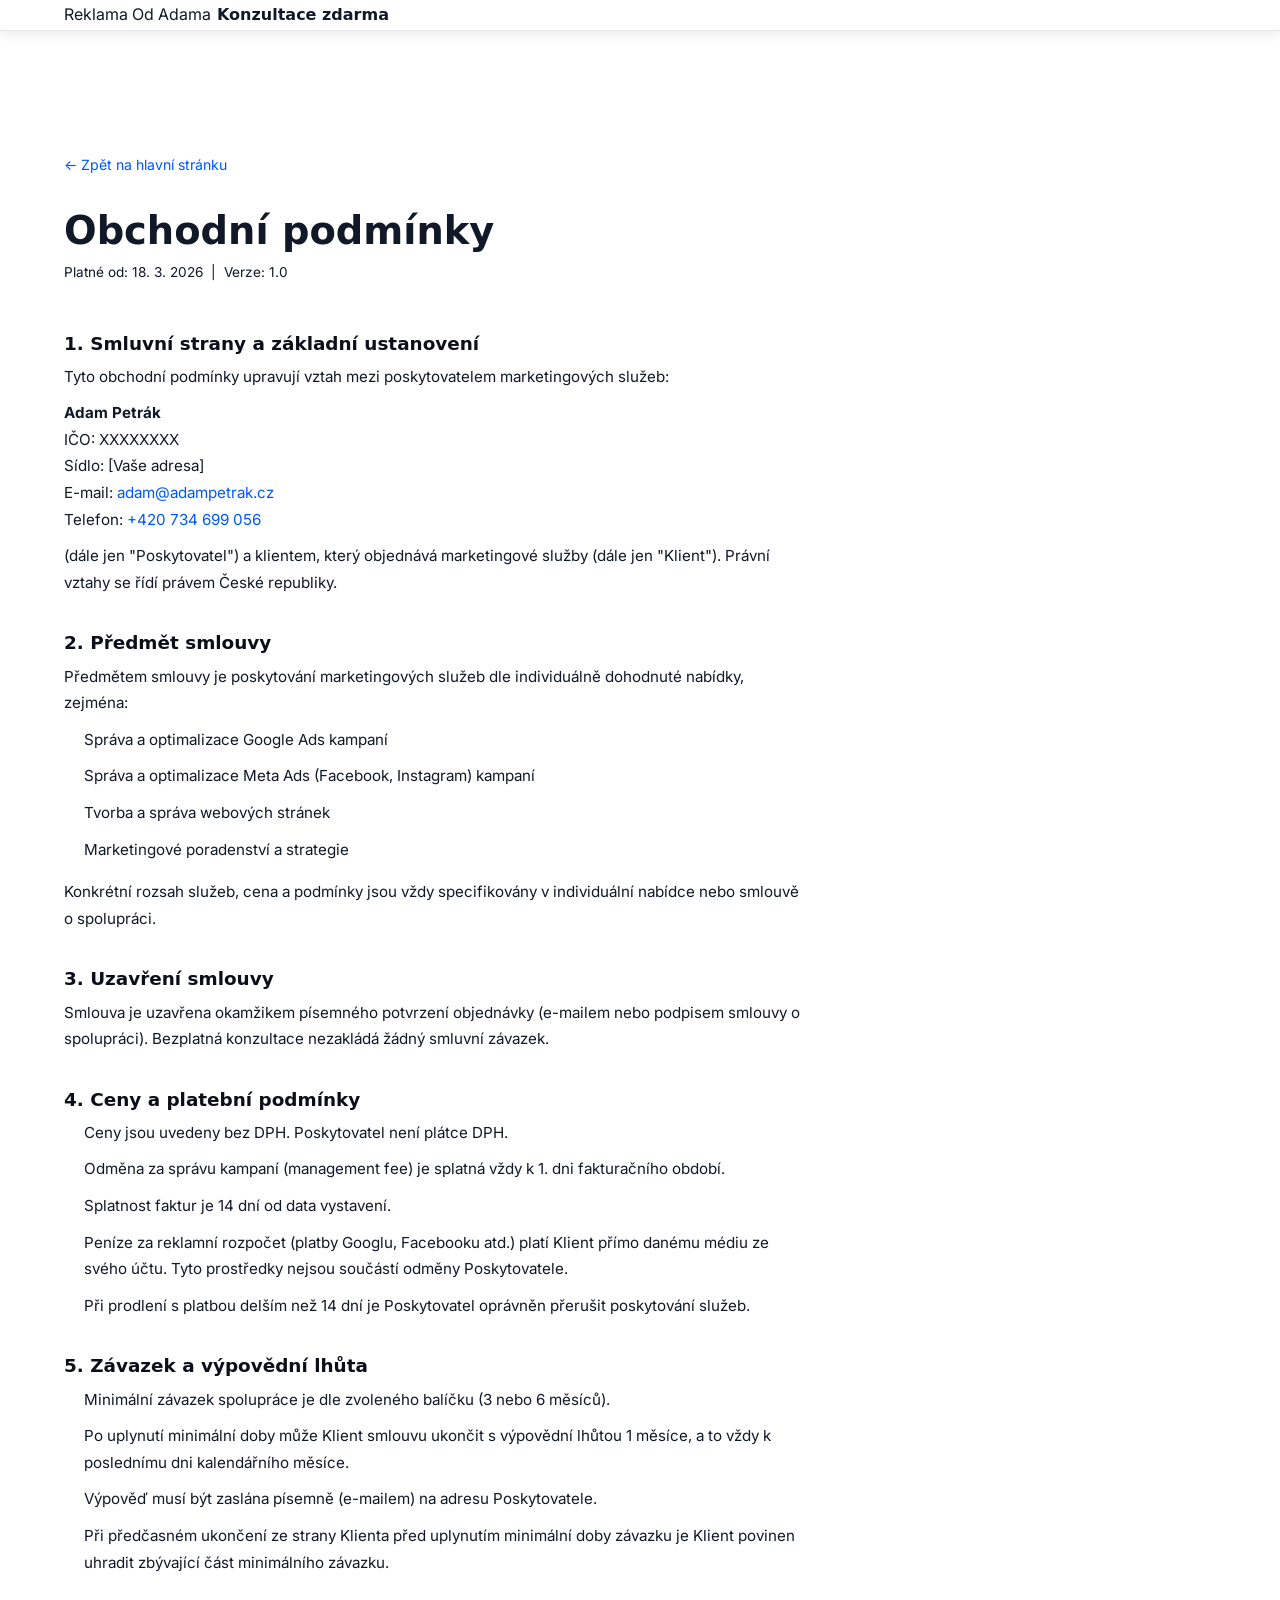
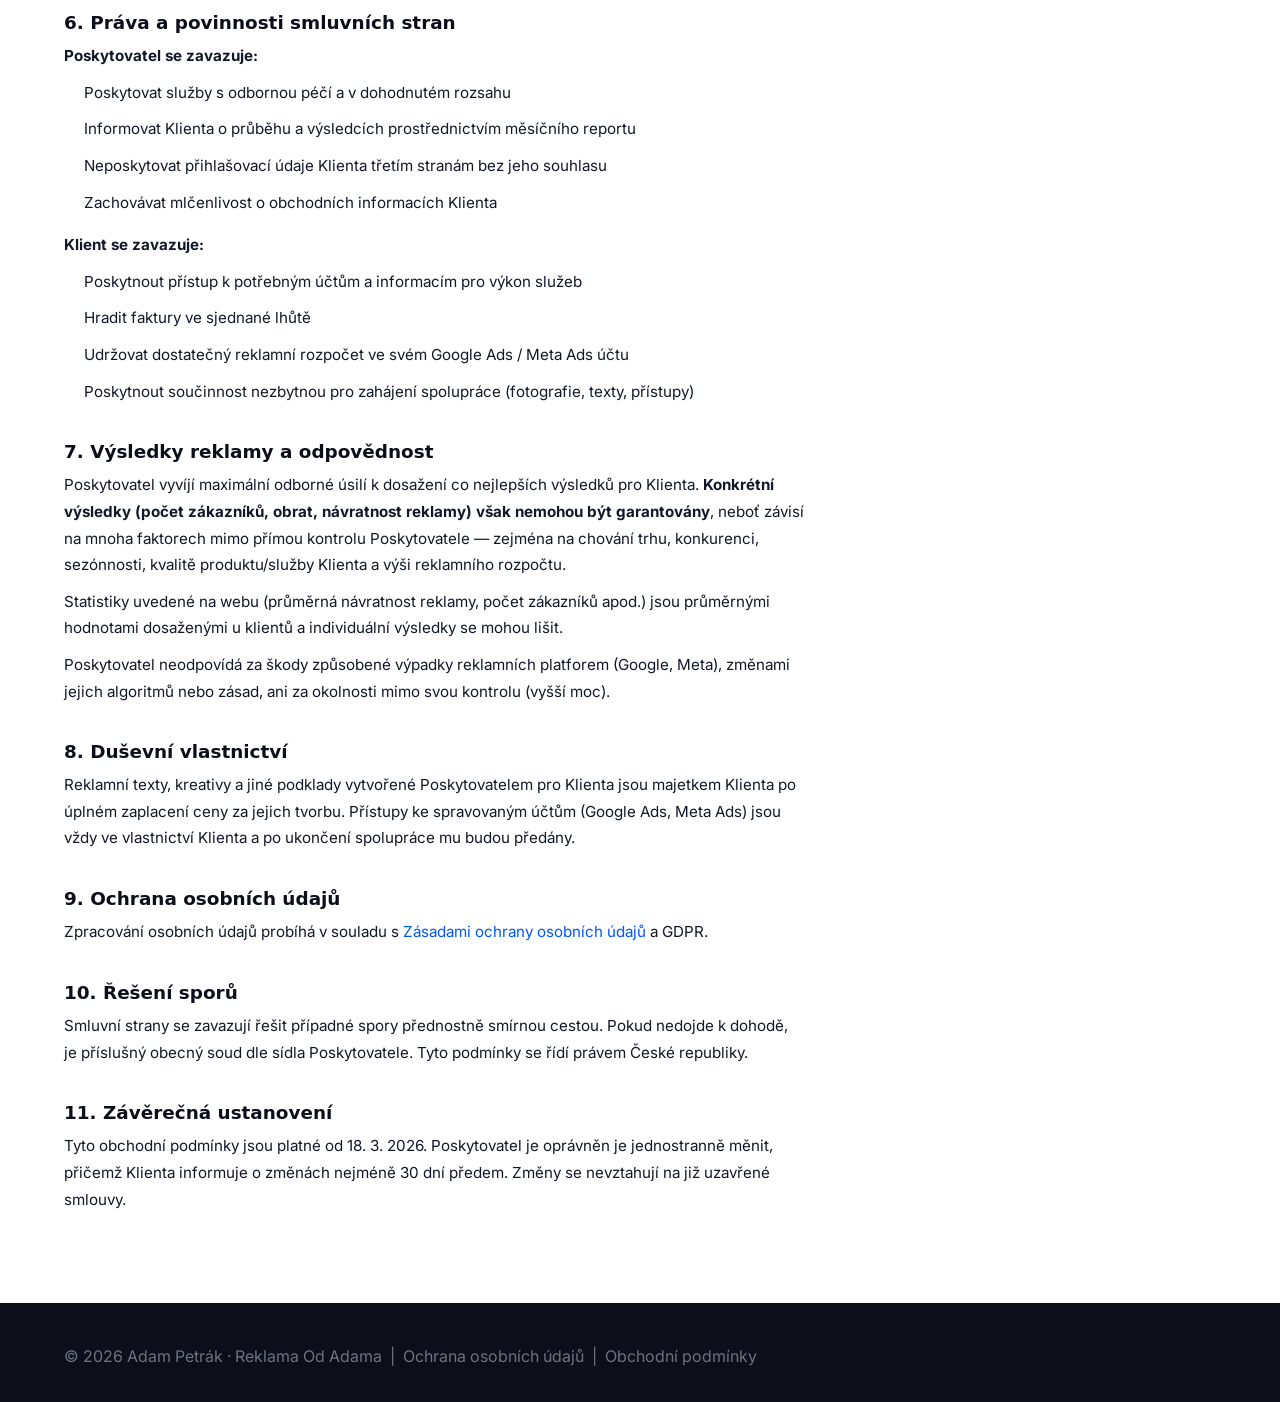
<file: podminky.html>
<!DOCTYPE html>
<html lang="cs">
<head>
  <meta charset="UTF-8" />
  <meta name="viewport" content="width=device-width, initial-scale=1.0" />
  <meta name="robots" content="noindex, follow" />
  <title>Obchodní podmínky — Reklama Od Adama</title>
  <link rel="stylesheet" href="style.css" />
  <link href="https://fonts.googleapis.com/css2?family=Inter:wght@400;500;600;700;800&display=swap" rel="stylesheet" />
  <style>
    .legal-page { padding: 120px 0 80px; min-height: 100vh; }
    .legal-page h1 { font-size: clamp(1.6rem,4vw,2.4rem); font-weight:800; margin-bottom:8px; }
    .legal-page .updated { font-size:.85rem; color:var(--mid); margin-bottom:48px; }
    .legal-page h2 { font-size:1.15rem; font-weight:700; margin:36px 0 10px; color:var(--dark); }
    .legal-page p, .legal-page li { font-size:.95rem; color:var(--mid); line-height:1.75; margin-bottom:10px; }
    .legal-page ul { padding-left:20px; margin-bottom:16px; }
    .legal-page a { color:var(--blue); }
    .legal-back { display:inline-flex; align-items:center; gap:8px; color:var(--mid); font-size:.88rem; margin-bottom:32px; transition:color var(--t); }
    .legal-back:hover { color:var(--dark); }
    .legal-content { max-width:740px; }
  </style>
</head>
<body>
<nav class="navbar scrolled" style="position:relative;top:auto;">
  <div class="container nav-inner">
    <a href="index.html" class="logo">Reklama <span>Od Adama</span></a>
    <a href="index.html#konzultace" class="btn btn-nav">Konzultace zdarma</a>
  </div>
</nav>

<section class="legal-page">
  <div class="container">
    <div class="legal-content">
      <a href="index.html" class="legal-back">&#8592; Zpět na hlavní stránku</a>
      <h1>Obchodní podmínky</h1>
      <p class="updated">Platné od: 18. 3. 2026 &nbsp;|&nbsp; Verze: 1.0</p>

      <h2>1. Smluvní strany a základní ustanovení</h2>
      <p>Tyto obchodní podmínky upravují vztah mezi poskytovatelem marketingových služeb:</p>
      <p>
        <strong>Adam Petrák</strong><br />
        IČO: XXXXXXXX &nbsp;<!-- Doplňte vaše IČO --><br />
        Sídlo: [Vaše adresa] &nbsp;<!-- Doplňte adresu --><br />
        E-mail: <a href="mailto:adam@adampetrak.cz">adam@adampetrak.cz</a><br />
        Telefon: <a href="tel:+420734699056">+420 734 699 056</a>
      </p>
      <p>(dále jen "Poskytovatel") a klientem, který objednává marketingové služby (dále jen "Klient"). Právní vztahy se řídí právem České republiky.</p>

      <h2>2. Předmět smlouvy</h2>
      <p>Předmětem smlouvy je poskytování marketingových služeb dle individuálně dohodnuté nabídky, zejména:</p>
      <ul>
        <li>Správa a optimalizace Google Ads kampaní</li>
        <li>Správa a optimalizace Meta Ads (Facebook, Instagram) kampaní</li>
        <li>Tvorba a správa webových stránek</li>
        <li>Marketingové poradenství a strategie</li>
      </ul>
      <p>Konkrétní rozsah služeb, cena a podmínky jsou vždy specifikovány v individuální nabídce nebo smlouvě o spolupráci.</p>

      <h2>3. Uzavření smlouvy</h2>
      <p>Smlouva je uzavřena okamžikem písemného potvrzení objednávky (e-mailem nebo podpisem smlouvy o spolupráci). Bezplatná konzultace nezakládá žádný smluvní závazek.</p>

      <h2>4. Ceny a platební podmínky</h2>
      <ul>
        <li>Ceny jsou uvedeny bez DPH. Poskytovatel není plátce DPH.</li>
        <li>Odměna za správu kampaní (management fee) je splatná vždy k 1. dni fakturačního období.</li>
        <li>Splatnost faktur je 14 dní od data vystavení.</li>
        <li>Peníze za reklamní rozpočet (platby Googlu, Facebooku atd.) platí Klient přímo danému médiu ze svého účtu. Tyto prostředky nejsou součástí odměny Poskytovatele.</li>
        <li>Při prodlení s platbou delším než 14 dní je Poskytovatel oprávněn přerušit poskytování služeb.</li>
      </ul>

      <h2>5. Závazek a výpovědní lhůta</h2>
      <ul>
        <li>Minimální závazek spolupráce je dle zvoleného balíčku (3 nebo 6 měsíců).</li>
        <li>Po uplynutí minimální doby může Klient smlouvu ukončit s výpovědní lhůtou 1 měsíce, a to vždy k poslednímu dni kalendářního měsíce.</li>
        <li>Výpověď musí být zaslána písemně (e-mailem) na adresu Poskytovatele.</li>
        <li>Při předčasném ukončení ze strany Klienta před uplynutím minimální doby závazku je Klient povinen uhradit zbývající část minimálního závazku.</li>
      </ul>

      <h2>6. Práva a povinnosti smluvních stran</h2>
      <p><strong>Poskytovatel se zavazuje:</strong></p>
      <ul>
        <li>Poskytovat služby s odbornou péčí a v dohodnutém rozsahu</li>
        <li>Informovat Klienta o průběhu a výsledcích prostřednictvím měsíčního reportu</li>
        <li>Neposkytovat přihlašovací údaje Klienta třetím stranám bez jeho souhlasu</li>
        <li>Zachovávat mlčenlivost o obchodních informacích Klienta</li>
      </ul>
      <p><strong>Klient se zavazuje:</strong></p>
      <ul>
        <li>Poskytnout přístup k potřebným účtům a informacím pro výkon služeb</li>
        <li>Hradit faktury ve sjednané lhůtě</li>
        <li>Udržovat dostatečný reklamní rozpočet ve svém Google Ads / Meta Ads účtu</li>
        <li>Poskytnout součinnost nezbytnou pro zahájení spolupráce (fotografie, texty, přístupy)</li>
      </ul>

      <h2>7. Výsledky reklamy a odpovědnost</h2>
      <p>Poskytovatel vyvíjí maximální odborné úsilí k dosažení co nejlepších výsledků pro Klienta. <strong>Konkrétní výsledky (počet zákazníků, obrat, návratnost reklamy) však nemohou být garantovány</strong>, neboť závisí na mnoha faktorech mimo přímou kontrolu Poskytovatele — zejména na chování trhu, konkurenci, sezónnosti, kvalitě produktu/služby Klienta a výši reklamního rozpočtu.</p>
      <p>Statistiky uvedené na webu (průměrná návratnost reklamy, počet zákazníků apod.) jsou průměrnými hodnotami dosaženými u klientů a individuální výsledky se mohou lišit.</p>
      <p>Poskytovatel neodpovídá za škody způsobené výpadky reklamních platforem (Google, Meta), změnami jejich algoritmů nebo zásad, ani za okolnosti mimo svou kontrolu (vyšší moc).</p>

      <h2>8. Duševní vlastnictví</h2>
      <p>Reklamní texty, kreativy a jiné podklady vytvořené Poskytovatelem pro Klienta jsou majetkem Klienta po úplném zaplacení ceny za jejich tvorbu. Přístupy ke spravovaným účtům (Google Ads, Meta Ads) jsou vždy ve vlastnictví Klienta a po ukončení spolupráce mu budou předány.</p>

      <h2>9. Ochrana osobních údajů</h2>
      <p>Zpracování osobních údajů probíhá v souladu s <a href="ochrana-udaju.html">Zásadami ochrany osobních údajů</a> a GDPR.</p>

      <h2>10. Řešení sporů</h2>
      <p>Smluvní strany se zavazují řešit případné spory přednostně smírnou cestou. Pokud nedojde k dohodě, je příslušný obecný soud dle sídla Poskytovatele. Tyto podmínky se řídí právem České republiky.</p>

      <h2>11. Závěrečná ustanovení</h2>
      <p>Tyto obchodní podmínky jsou platné od 18. 3. 2026. Poskytovatel je oprávněn je jednostranně měnit, přičemž Klienta informuje o změnách nejméně 30 dní předem. Změny se nevztahují na již uzavřené smlouvy.</p>
    </div>
  </div>
</section>

<footer class="footer" style="padding-top:40px;">
  <div class="footer-bottom">
    <div class="container">
      <p>&copy; 2026 Adam Petrák &middot; Reklama Od Adama &nbsp;|&nbsp; <a href="ochrana-udaju.html">Ochrana osobních údajů</a> &nbsp;|&nbsp; <a href="podminky.html">Obchodní podmínky</a></p>
    </div>
  </div>
</footer>
</body>
</html>
</file>
<file: v3/style.css>
/* ═══════════════════════════════════════════════════════
   REKLAMA OD ADAMA — style.css v3
   Design: Trust & Authority | Poppins + Inter | 2026
═══════════════════════════════════════════════════════ */

/* ── Tokens ── */
:root {
  /* Barvy */
  --color-primary:       #2563EB;
  --color-primary-dark:  #1D4ED8;
  --color-primary-light: #DBEAFE;
  --color-cta:           #F97316;
  --color-cta-dark:      #EA6C0A;
  --color-success:       #10B981;
  --color-error:         #EF4444;

  --color-text:          #1E293B;
  --color-text-muted:    #64748B;
  --color-text-light:    #94A3B8;
  --color-bg:            #FFFFFF;
  --color-bg-light:      #F8FAFC;
  --color-border:        #E2E8F0;

  --color-star:          #F59E0B;

  /* Typografie */
  --font-heading: 'Poppins', system-ui, sans-serif;
  --font-body:    'Inter', system-ui, sans-serif;

  /* Odstupy */
  --space-1: 0.25rem;
  --space-2: 0.5rem;
  --space-3: 0.75rem;
  --space-4: 1rem;
  --space-5: 1.25rem;
  --space-6: 1.5rem;
  --space-8: 2rem;
  --space-10: 2.5rem;
  --space-12: 3rem;
  --space-16: 4rem;
  --space-20: 5rem;
  --space-24: 6rem;

  /* Radius */
  --radius-sm:  0.375rem;
  --radius-md:  0.75rem;
  --radius-lg:  1rem;
  --radius-xl:  1.5rem;
  --radius-full: 9999px;

  /* Stíny */
  --shadow-sm:  0 1px 2px 0 rgb(0 0 0 / 0.05);
  --shadow-md:  0 4px 6px -1px rgb(0 0 0 / 0.07), 0 2px 4px -1px rgb(0 0 0 / 0.05);
  --shadow-lg:  0 10px 24px -4px rgb(0 0 0 / 0.1), 0 4px 8px -2px rgb(0 0 0 / 0.06);
  --shadow-xl:  0 24px 48px -8px rgb(0 0 0 / 0.14);

  /* Animace */
  --ease-out:   cubic-bezier(0.16, 1, 0.3, 1);
  --ease-in:    cubic-bezier(0.4, 0, 1, 1);
  --duration:   250ms;
}

/* ── Reset ── */
*, *::before, *::after { box-sizing: border-box; margin: 0; padding: 0; }
html { scroll-behavior: smooth; font-size: 16px; -webkit-text-size-adjust: 100%; }
body {
  font-family: var(--font-body);
  font-size: 1rem;
  line-height: 1.65;
  color: var(--color-text);
  background: var(--color-bg);
  -webkit-font-smoothing: antialiased;
  overflow-x: hidden;
}
img, svg { display: block; max-width: 100%; }
a { color: inherit; text-decoration: none; }
button { cursor: pointer; font-family: inherit; border: none; background: none; }
ul { list-style: none; }
input, textarea, select { font-family: inherit; font-size: inherit; }
blockquote { font-style: italic; }

/* Respektuj prefer-reduced-motion */
@media (prefers-reduced-motion: reduce) {
  *, *::before, *::after {
    animation-duration: 0.01ms !important;
    transition-duration: 0.01ms !important;
  }
  html { scroll-behavior: auto; }
}

/* ── Layout ── */
.container {
  width: 100%;
  max-width: 1200px;
  margin-inline: auto;
  padding-inline: var(--space-6);
}
.section-padding { padding-block: var(--space-20); }
.bg-light { background: var(--color-bg-light); }

/* ── Typografie ── */
h1, h2, h3, h4 {
  font-family: var(--font-heading);
  font-weight: 700;
  line-height: 1.2;
  color: var(--color-text);
}
h1 { font-size: clamp(2.2rem, 5vw, 3.5rem); }
h2 { font-size: clamp(1.75rem, 3.5vw, 2.5rem); }
h3 { font-size: 1.2rem; }

/* ── Tlačítka ── */
.btn {
  display: inline-flex;
  align-items: center;
  justify-content: center;
  gap: var(--space-2);
  font-weight: 600;
  font-family: var(--font-body);
  border-radius: var(--radius-md);
  border: 2px solid transparent;
  cursor: pointer;
  transition: background var(--duration) var(--ease-out),
              color var(--duration) var(--ease-out),
              border-color var(--duration) var(--ease-out),
              box-shadow var(--duration) var(--ease-out),
              transform 150ms var(--ease-out);
  text-decoration: none;
  white-space: nowrap;
  line-height: 1;
}
.btn:focus-visible { outline: 3px solid var(--color-primary); outline-offset: 3px; }
.btn:active { transform: scale(0.97); }

.btn--sm  { padding: var(--space-2) var(--space-5); font-size: 0.875rem; }
.btn--md  { padding: var(--space-3) var(--space-6); font-size: 0.95rem; }
.btn--lg  { padding: 0.9rem var(--space-8); font-size: 1rem; }
.btn--full { width: 100%; }

.btn--primary {
  background: var(--color-cta);
  color: #fff;
  border-color: var(--color-cta);
  box-shadow: 0 4px 14px rgb(249 115 22 / 0.35);
}
.btn--primary:hover, .btn--primary:focus-visible {
  background: var(--color-cta-dark);
  border-color: var(--color-cta-dark);
  box-shadow: 0 6px 20px rgb(249 115 22 / 0.45);
}

.btn--outline {
  background: transparent;
  color: var(--color-primary);
  border-color: var(--color-primary);
}
.btn--outline:hover, .btn--outline:focus-visible {
  background: var(--color-primary-light);
}

.btn--ghost {
  background: transparent;
  color: var(--color-text);
  border-color: var(--color-border);
}
.btn--ghost:hover, .btn--ghost:focus-visible {
  background: var(--color-bg-light);
  border-color: var(--color-text-muted);
}

/* Spinner v tlačítku */
.btn__spinner {
  width: 18px; height: 18px;
  border: 2px solid rgba(255,255,255,0.4);
  border-top-color: #fff;
  border-radius: 50%;
  animation: spin 0.7s linear infinite;
}
@keyframes spin { to { transform: rotate(360deg); } }

/* ── Fade-in animace ── */
.fade-up {
  opacity: 0;
  transform: translateY(24px);
  transition: opacity 0.55s var(--ease-out), transform 0.55s var(--ease-out);
}
.fade-up.visible {
  opacity: 1;
  transform: translateY(0);
}

/* ── Section header ── */
.section-header {
  text-align: center;
  max-width: 680px;
  margin-inline: auto;
  margin-bottom: var(--space-16);
}
.section-header p {
  color: var(--color-text-muted);
  font-size: 1.1rem;
  margin-top: var(--space-4);
}
.section-tag {
  display: inline-block;
  background: var(--color-primary-light);
  color: var(--color-primary);
  font-weight: 600;
  font-size: 0.8rem;
  letter-spacing: 0.08em;
  text-transform: uppercase;
  padding: var(--space-1) var(--space-3);
  border-radius: var(--radius-full);
  margin-bottom: var(--space-4);
}

/* ── NAVBAR ── */
.navbar {
  position: sticky;
  top: 0;
  z-index: 100;
  background: rgba(255, 255, 255, 0.92);
  backdrop-filter: blur(12px);
  -webkit-backdrop-filter: blur(12px);
  border-bottom: 1px solid transparent;
  transition: border-color var(--duration), box-shadow var(--duration);
}
.navbar.scrolled {
  border-bottom-color: var(--color-border);
  box-shadow: var(--shadow-md);
}
.navbar__inner {
  display: flex;
  align-items: center;
  justify-content: space-between;
  height: 68px;
}
.navbar__logo {
  display: flex;
  align-items: center;
  gap: var(--space-2);
  font-family: var(--font-heading);
  font-weight: 700;
  font-size: 1.15rem;
  color: var(--color-text);
  transition: opacity var(--duration);
}
.navbar__logo:hover { opacity: 0.8; }
.logo-dot {
  width: 10px; height: 10px;
  background: var(--color-cta);
  border-radius: 50%;
  flex-shrink: 0;
}
.navbar__nav {
  display: flex;
  align-items: center;
  gap: var(--space-6);
}
.nav-link {
  font-size: 0.95rem;
  font-weight: 500;
  color: var(--color-text-muted);
  transition: color var(--duration);
}
.nav-link:hover { color: var(--color-text); }
.nav-cta { margin-left: var(--space-2); }
.navbar__hamburger {
  display: none;
  flex-direction: column;
  justify-content: center;
  gap: 5px;
  width: 44px; height: 44px;
  padding: var(--space-2);
  border-radius: var(--radius-sm);
  transition: background var(--duration);
}
.navbar__hamburger:hover { background: var(--color-bg-light); }
.navbar__hamburger span {
  display: block;
  width: 22px; height: 2px;
  background: var(--color-text);
  border-radius: 2px;
  transition: transform var(--duration), opacity var(--duration);
}
.navbar__hamburger[aria-expanded="true"] span:nth-child(1) { transform: translateY(7px) rotate(45deg); }
.navbar__hamburger[aria-expanded="true"] span:nth-child(2) { opacity: 0; }
.navbar__hamburger[aria-expanded="true"] span:nth-child(3) { transform: translateY(-7px) rotate(-45deg); }

/* Mobile menu */
.mobile-menu {
  display: none;
  flex-direction: column;
  padding: var(--space-4) var(--space-6) var(--space-6);
  border-top: 1px solid var(--color-border);
  background: var(--color-bg);
  gap: var(--space-1);
}
.mobile-menu.open { display: flex; }
.mobile-link {
  padding: var(--space-3) var(--space-4);
  border-radius: var(--radius-sm);
  font-weight: 500;
  color: var(--color-text);
  transition: background var(--duration);
}
.mobile-link:hover { background: var(--color-bg-light); }
.mobile-link--cta {
  background: var(--color-cta);
  color: #fff;
  text-align: center;
  margin-top: var(--space-2);
  border-radius: var(--radius-md);
}
.mobile-link--cta:hover { background: var(--color-cta-dark); }

/* ── HERO ── */
.hero {
  position: relative;
  overflow: hidden;
  padding: var(--space-24) 0 var(--space-20);
  background: linear-gradient(165deg, #F0F7FF 0%, #FFFFFF 55%, #FFF7F0 100%);
}
.hero__bg-grid {
  position: absolute;
  inset: 0;
  background-image:
    linear-gradient(var(--color-border) 1px, transparent 1px),
    linear-gradient(90deg, var(--color-border) 1px, transparent 1px);
  background-size: 40px 40px;
  opacity: 0.4;
  mask-image: radial-gradient(ellipse 80% 60% at 50% 0%, black 40%, transparent 100%);
  pointer-events: none;
}
.hero__inner {
  position: relative;
  text-align: center;
  max-width: 820px;
  margin-inline: auto;
}
.hero__badge {
  display: inline-flex;
  align-items: center;
  gap: var(--space-2);
  background: #fff;
  border: 1px solid var(--color-border);
  border-radius: var(--radius-full);
  padding: var(--space-2) var(--space-4);
  font-size: 0.85rem;
  font-weight: 600;
  color: var(--color-primary);
  margin-bottom: var(--space-6);
  box-shadow: var(--shadow-sm);
}
.hero__badge svg { color: var(--color-star); }

.hero__title {
  margin-bottom: var(--space-6);
  letter-spacing: -0.02em;
}
.gradient-text {
  background: linear-gradient(135deg, var(--color-primary) 0%, var(--color-cta) 100%);
  -webkit-background-clip: text;
  -webkit-text-fill-color: transparent;
  background-clip: text;
}
.hero__subtitle {
  font-size: clamp(1.05rem, 2vw, 1.2rem);
  color: var(--color-text-muted);
  max-width: 580px;
  margin-inline: auto;
  margin-bottom: var(--space-10);
  line-height: 1.7;
}
.hero__actions {
  display: flex;
  align-items: center;
  justify-content: center;
  gap: var(--space-4);
  flex-wrap: wrap;
  margin-bottom: var(--space-16);
}

/* Statistiky */
.hero__stats {
  display: flex;
  align-items: center;
  justify-content: center;
  gap: var(--space-8);
  flex-wrap: wrap;
}
.stat { text-align: center; }
.stat__number {
  font-family: var(--font-heading);
  font-size: 2.2rem;
  font-weight: 800;
  color: var(--color-text);
  line-height: 1;
}
.stat__suffix {
  font-family: var(--font-heading);
  font-size: 1.4rem;
  font-weight: 700;
  color: var(--color-primary);
}
.stat__label {
  display: block;
  font-size: 0.85rem;
  color: var(--color-text-muted);
  margin-top: var(--space-1);
}
.stat__divider {
  width: 1px; height: 48px;
  background: var(--color-border);
}

/* ── PLATFORMY ── */
.platforms {
  padding-block: var(--space-8);
  border-top: 1px solid var(--color-border);
  border-bottom: 1px solid var(--color-border);
}
.platforms .container { text-align: center; }
.platforms__label {
  font-size: 0.8rem;
  font-weight: 600;
  text-transform: uppercase;
  letter-spacing: 0.08em;
  color: var(--color-text-light);
  margin-bottom: var(--space-5);
}
.platforms__logos {
  display: flex;
  align-items: center;
  justify-content: center;
  gap: var(--space-10);
  flex-wrap: wrap;
}
.platform-logo { opacity: 0.7; transition: opacity var(--duration); }
.platform-logo:hover { opacity: 1; }
.platform-badge {
  display: inline-flex;
  align-items: center;
  gap: var(--space-2);
  font-size: 0.85rem;
  font-weight: 600;
  color: var(--color-text-muted);
  background: var(--color-bg-light);
  border: 1px solid var(--color-border);
  padding: var(--space-2) var(--space-4);
  border-radius: var(--radius-full);
}

/* ── PROBLÉM ── */
.problem__grid {
  display: grid;
  grid-template-columns: repeat(3, 1fr);
  gap: var(--space-6);
}
.problem-card {
  background: var(--color-bg);
  border: 1px solid var(--color-border);
  border-radius: var(--radius-lg);
  padding: var(--space-8);
  transition: box-shadow var(--duration), transform var(--duration);
}
.problem-card:hover {
  box-shadow: var(--shadow-lg);
  transform: translateY(-3px);
}
.problem-card__icon {
  width: 48px; height: 48px;
  background: #FEF2F2;
  border-radius: var(--radius-md);
  display: flex; align-items: center; justify-content: center;
  margin-bottom: var(--space-5);
  color: #EF4444;
}
.problem-card__icon svg { width: 24px; height: 24px; }
.problem-card h3 { margin-bottom: var(--space-3); }
.problem-card p { color: var(--color-text-muted); }

/* ── JAK TO FUNGUJE ── */
.steps {
  display: flex;
  align-items: flex-start;
  gap: 0;
  max-width: 900px;
  margin-inline: auto;
}
.step {
  flex: 1;
  text-align: center;
  padding: var(--space-6);
}
.step__number {
  font-family: var(--font-heading);
  font-size: 3.5rem;
  font-weight: 800;
  color: var(--color-primary-light);
  line-height: 1;
  margin-bottom: var(--space-4);
  transition: color var(--duration);
}
.step:hover .step__number { color: var(--color-primary); }
.step__content h3 { margin-bottom: var(--space-3); }
.step__content p { color: var(--color-text-muted); }
.step__connector {
  width: 60px;
  flex-shrink: 0;
  height: 2px;
  background: linear-gradient(90deg, var(--color-border), var(--color-primary-light));
  margin-top: 2.5rem;
  border-radius: 2px;
}

/* ── PRO KOHO ── */
.for-whom__inner {
  display: grid;
  grid-template-columns: 1fr 1fr;
  gap: var(--space-16);
  align-items: center;
}
.for-whom__text .section-tag { margin-bottom: var(--space-4); }
.for-whom__text h2 { margin-bottom: var(--space-5); }
.for-whom__text p {
  color: var(--color-text-muted);
  margin-bottom: var(--space-8);
}
.for-whom__text .btn { margin-top: var(--space-8); }

.checkmark-list {
  display: flex;
  flex-direction: column;
  gap: var(--space-3);
}
.checkmark-list li {
  display: flex;
  align-items: center;
  gap: var(--space-3);
  font-size: 0.95rem;
}
.checkmark-list svg {
  width: 18px; height: 18px;
  color: var(--color-success);
  flex-shrink: 0;
}

/* Testimonial highlight karta */
.for-whom__card {
  position: relative;
}
.testimonial-highlight {
  background: var(--color-bg);
  border: 1px solid var(--color-border);
  border-radius: var(--radius-xl);
  padding: var(--space-8);
  box-shadow: var(--shadow-lg);
}
.testimonial-highlight__stars {
  display: flex;
  gap: 3px;
  margin-bottom: var(--space-4);
}
.testimonial-highlight__stars svg {
  width: 18px; height: 18px;
  color: var(--color-star);
}
.testimonial-highlight blockquote {
  font-size: 1.05rem;
  color: var(--color-text);
  line-height: 1.7;
  margin-bottom: var(--space-6);
  font-style: italic;
}
.testimonial-highlight blockquote::before { content: '"'; }
.testimonial-highlight blockquote::after  { content: '"'; }
.testimonial-highlight__author {
  display: flex;
  align-items: center;
  gap: var(--space-3);
}
.testimonial-highlight__author strong { display: block; font-size: 0.95rem; }
.testimonial-highlight__author span { color: var(--color-text-muted); font-size: 0.85rem; }

.avatar {
  width: 40px; height: 40px;
  background: var(--color-primary);
  color: #fff;
  border-radius: 50%;
  display: flex; align-items: center; justify-content: center;
  font-weight: 700;
  font-size: 0.9rem;
  flex-shrink: 0;
}

/* Metric badges */
.metric-badge {
  position: absolute;
  border-radius: var(--radius-lg);
  padding: var(--space-3) var(--space-5);
  box-shadow: var(--shadow-lg);
  display: flex;
  flex-direction: column;
  align-items: center;
  line-height: 1.2;
}
.metric-badge strong { font-size: 1.3rem; font-family: var(--font-heading); }
.metric-badge span { font-size: 0.75rem; }
.metric-badge--green {
  background: #ECFDF5;
  border: 1px solid #A7F3D0;
  color: #065F46;
  bottom: -20px;
  left: -24px;
}
.metric-badge--blue {
  background: #EFF6FF;
  border: 1px solid #BFDBFE;
  color: #1E40AF;
  top: -20px;
  right: -16px;
}

/* ── CENÍK ── */
.pricing__grid {
  display: grid;
  grid-template-columns: repeat(3, 1fr);
  gap: var(--space-6);
  align-items: start;
}
.pricing-card {
  background: var(--color-bg);
  border: 1px solid var(--color-border);
  border-radius: var(--radius-xl);
  padding: var(--space-8);
  position: relative;
  transition: box-shadow var(--duration), transform var(--duration);
}
.pricing-card:hover {
  box-shadow: var(--shadow-lg);
  transform: translateY(-4px);
}
.pricing-card--featured {
  border-color: var(--color-primary);
  border-width: 2px;
  box-shadow: 0 0 0 4px var(--color-primary-light), var(--shadow-lg);
  transform: scale(1.02);
}
.pricing-card--featured:hover {
  transform: scale(1.02) translateY(-4px);
}
.pricing-card__badge {
  position: absolute;
  top: -13px;
  left: 50%;
  transform: translateX(-50%);
  background: var(--color-primary);
  color: #fff;
  font-size: 0.75rem;
  font-weight: 700;
  letter-spacing: 0.06em;
  text-transform: uppercase;
  padding: var(--space-1) var(--space-4);
  border-radius: var(--radius-full);
  white-space: nowrap;
}
.pricing-card__header { margin-bottom: var(--space-6); }
.pricing-card__header h3 {
  font-size: 1.3rem;
  margin-bottom: var(--space-2);
}
.pricing-card__desc { color: var(--color-text-muted); font-size: 0.9rem; }
.pricing-card__price {
  display: flex;
  align-items: baseline;
  gap: var(--space-2);
  margin-bottom: var(--space-6);
  padding-bottom: var(--space-6);
  border-bottom: 1px solid var(--color-border);
}
.price-amount {
  font-family: var(--font-heading);
  font-size: 2.2rem;
  font-weight: 800;
  color: var(--color-text);
}
.price-currency {
  font-size: 0.9rem;
  color: var(--color-text-muted);
  font-weight: 500;
}
.pricing-card__features {
  display: flex;
  flex-direction: column;
  gap: var(--space-4);
  margin-bottom: var(--space-8);
}
.pricing-card__features li {
  display: flex;
  align-items: flex-start;
  gap: var(--space-3);
  font-size: 0.95rem;
  color: var(--color-text);
}
.pricing-card__features svg {
  width: 18px; height: 18px;
  color: var(--color-success);
  flex-shrink: 0;
  margin-top: 2px;
}

.pricing__note {
  display: flex;
  align-items: flex-start;
  justify-content: center;
  gap: var(--space-2);
  text-align: center;
  margin-top: var(--space-10);
  color: var(--color-text-muted);
  font-size: 0.9rem;
  max-width: 620px;
  margin-inline: auto;
  margin-top: var(--space-10);
}
.pricing__note svg { flex-shrink: 0; margin-top: 3px; color: var(--color-primary); }

/* ── REFERENCE ── */
.testimonials__grid {
  display: grid;
  grid-template-columns: repeat(3, 1fr);
  gap: var(--space-6);
}
.testimonial-card {
  background: var(--color-bg);
  border: 1px solid var(--color-border);
  border-radius: var(--radius-xl);
  padding: var(--space-8);
  transition: box-shadow var(--duration), transform var(--duration);
}
.testimonial-card:hover {
  box-shadow: var(--shadow-lg);
  transform: translateY(-3px);
}
.testimonial-card__stars {
  display: flex;
  gap: 3px;
  margin-bottom: var(--space-5);
}
.testimonial-card__stars svg {
  width: 16px; height: 16px;
  color: var(--color-star);
}
.testimonial-card blockquote {
  font-size: 0.95rem;
  color: var(--color-text);
  line-height: 1.7;
  margin-bottom: var(--space-6);
}
.testimonial-card blockquote::before { content: '"'; }
.testimonial-card blockquote::after  { content: '"'; }
.testimonial-card footer {
  display: flex;
  align-items: center;
  gap: var(--space-3);
}
.testimonial-card footer strong { display: block; font-size: 0.9rem; }
.testimonial-card footer span { color: var(--color-text-muted); font-size: 0.82rem; }

/* ── FAQ ── */
.faq__container { max-width: 760px; }
.faq__list { display: flex; flex-direction: column; gap: var(--space-3); }
.faq-item {
  background: var(--color-bg);
  border: 1px solid var(--color-border);
  border-radius: var(--radius-lg);
  overflow: hidden;
  transition: box-shadow var(--duration);
}
.faq-item:focus-within { box-shadow: 0 0 0 3px var(--color-primary-light); }
.faq-item__question {
  width: 100%;
  display: flex;
  align-items: center;
  justify-content: space-between;
  gap: var(--space-4);
  padding: var(--space-5) var(--space-6);
  text-align: left;
  font-size: 1rem;
  font-weight: 600;
  color: var(--color-text);
  background: none;
  transition: background var(--duration), color var(--duration);
}
.faq-item__question:hover { background: var(--color-bg-light); }
.faq-item__question[aria-expanded="true"] { color: var(--color-primary); }
.faq-chevron {
  width: 20px; height: 20px;
  flex-shrink: 0;
  transition: transform var(--duration) var(--ease-out);
  color: var(--color-text-muted);
}
.faq-item__question[aria-expanded="true"] .faq-chevron { transform: rotate(180deg); }
.faq-item__answer {
  padding: 0 var(--space-6) var(--space-5);
  color: var(--color-text-muted);
  line-height: 1.7;
}

/* ── KONTAKT ── */
.contact {
  background: linear-gradient(135deg, #EFF6FF 0%, #F8FAFC 100%);
}
.contact__inner {
  display: grid;
  grid-template-columns: 1fr 1fr;
  gap: var(--space-16);
  align-items: start;
}
.contact__text h2 { margin-bottom: var(--space-5); }
.contact__text p { color: var(--color-text-muted); margin-bottom: var(--space-8); }
.contact__guarantees {
  display: flex;
  flex-direction: column;
  gap: var(--space-3);
}
.guarantee {
  display: flex;
  align-items: center;
  gap: var(--space-3);
  font-size: 0.95rem;
  font-weight: 500;
}
.guarantee svg { width: 18px; height: 18px; color: var(--color-success); }

/* Formulář */
.contact-form {
  background: var(--color-bg);
  border: 1px solid var(--color-border);
  border-radius: var(--radius-xl);
  padding: var(--space-8);
  box-shadow: var(--shadow-lg);
  display: flex;
  flex-direction: column;
  gap: var(--space-5);
}
.form-group { display: flex; flex-direction: column; gap: var(--space-2); }
.form-label { font-weight: 600; font-size: 0.9rem; }
.required { color: var(--color-cta); }
.form-input {
  width: 100%;
  padding: 0.75rem var(--space-4);
  border: 1.5px solid var(--color-border);
  border-radius: var(--radius-md);
  background: var(--color-bg);
  color: var(--color-text);
  font-size: 1rem;
  transition: border-color var(--duration), box-shadow var(--duration);
  appearance: none;
}
.form-input::placeholder { color: var(--color-text-light); }
.form-input:hover { border-color: var(--color-text-muted); }
.form-input:focus {
  outline: none;
  border-color: var(--color-primary);
  box-shadow: 0 0 0 3px var(--color-primary-light);
}
.form-input.error { border-color: var(--color-error); }
.form-input.error:focus { box-shadow: 0 0 0 3px rgba(239,68,68,0.15); }
.form-textarea { resize: vertical; min-height: 110px; }
.form-error { font-size: 0.82rem; color: var(--color-error); min-height: 1.2em; }

/* Checkbox */
.form-group--checkbox .checkbox-label {
  display: flex;
  align-items: flex-start;
  gap: var(--space-3);
  cursor: pointer;
  font-size: 0.88rem;
  color: var(--color-text-muted);
  line-height: 1.5;
}
.checkbox-label input[type="checkbox"] {
  position: absolute;
  opacity: 0;
  width: 0; height: 0;
}
.checkbox-custom {
  width: 20px; height: 20px;
  flex-shrink: 0;
  border: 2px solid var(--color-border);
  border-radius: var(--radius-sm);
  background: var(--color-bg);
  display: flex; align-items: center; justify-content: center;
  transition: border-color var(--duration), background var(--duration);
  margin-top: 1px;
}
.checkbox-label:hover .checkbox-custom { border-color: var(--color-primary); }
.checkbox-label input:checked + .checkbox-custom {
  background: var(--color-primary);
  border-color: var(--color-primary);
}
.checkbox-label input:checked + .checkbox-custom::after {
  content: '';
  display: block;
  width: 5px; height: 9px;
  border: 2px solid #fff;
  border-top: none; border-left: none;
  transform: rotate(45deg) translateY(-1px);
}
.checkbox-label input:focus-visible + .checkbox-custom {
  outline: 3px solid var(--color-primary);
  outline-offset: 2px;
}
.link { color: var(--color-primary); text-decoration: underline; }

/* Úspěch */
.form-success {
  background: var(--color-bg);
  border: 1px solid var(--color-border);
  border-radius: var(--radius-xl);
  padding: var(--space-12) var(--space-8);
  box-shadow: var(--shadow-lg);
  text-align: center;
}
.form-success__icon {
  width: 64px; height: 64px;
  background: #ECFDF5;
  border-radius: 50%;
  display: flex; align-items: center; justify-content: center;
  margin: 0 auto var(--space-6);
  color: var(--color-success);
}
.form-success__icon svg { width: 32px; height: 32px; }
.form-success h3 { margin-bottom: var(--space-3); color: var(--color-text); }
.form-success p { color: var(--color-text-muted); }

/* ── FOOTER ── */
.footer {
  background: var(--color-text);
  color: rgba(255,255,255,0.7);
}
.footer__inner {
  display: grid;
  grid-template-columns: 2fr 1fr 1fr;
  gap: var(--space-12);
  padding-block: var(--space-16);
}
.footer .navbar__logo { color: #fff; margin-bottom: var(--space-4); }
.footer .logo-dot { background: var(--color-cta); }
.footer__brand p { font-size: 0.9rem; line-height: 1.65; max-width: 280px; }
.footer__nav, .footer__contact {
  display: flex;
  flex-direction: column;
  gap: var(--space-3);
}
.footer__nav strong, .footer__contact strong {
  color: #fff;
  font-weight: 600;
  margin-bottom: var(--space-1);
}
.footer__nav a, .footer__contact a, .footer__contact span {
  font-size: 0.9rem;
  transition: color var(--duration);
}
.footer__nav a:hover, .footer__contact a:hover { color: #fff; }
.footer__bottom {
  border-top: 1px solid rgba(255,255,255,0.1);
  padding-block: var(--space-5);
}
.footer__bottom-inner {
  display: flex;
  align-items: center;
  justify-content: space-between;
  flex-wrap: wrap;
  gap: var(--space-4);
  font-size: 0.85rem;
}
.footer__bottom a { color: rgba(255,255,255,0.5); transition: color var(--duration); }
.footer__bottom a:hover { color: #fff; }

/* ── STICKY CTA (mobile) ── */
.sticky-cta {
  position: fixed;
  bottom: 0; left: 0; right: 0;
  padding: var(--space-3) var(--space-5) max(var(--space-3), env(safe-area-inset-bottom));
  background: rgba(255,255,255,0.96);
  backdrop-filter: blur(10px);
  border-top: 1px solid var(--color-border);
  z-index: 90;
  transform: translateY(100%);
  transition: transform 0.35s var(--ease-out);
  display: none;
}
.sticky-cta.visible { transform: translateY(0); }

/* ══════════════════════════════════════
   RESPONSIVE
══════════════════════════════════════ */
@media (max-width: 1024px) {
  .pricing__grid { grid-template-columns: 1fr; max-width: 420px; margin-inline: auto; }
  .pricing-card--featured { transform: none; }
  .pricing-card--featured:hover { transform: translateY(-4px); }
  .testimonials__grid { grid-template-columns: 1fr 1fr; }
  .for-whom__inner { grid-template-columns: 1fr; gap: var(--space-12); }
  .for-whom__card { display: none; }
}

@media (max-width: 768px) {
  .container { padding-inline: var(--space-5); }
  .section-padding { padding-block: var(--space-16); }

  .navbar__nav { display: none; }
  .navbar__hamburger { display: flex; }

  .hero { padding: var(--space-16) 0 var(--space-16); }
  .hero__stats { gap: var(--space-6); }
  .stat__divider { height: 36px; }

  .problem__grid { grid-template-columns: 1fr; }

  .steps {
    flex-direction: column;
    align-items: center;
    max-width: 480px;
  }
  .step__connector {
    width: 2px;
    height: 32px;
    background: linear-gradient(180deg, var(--color-border), var(--color-primary-light));
  }
  .step { padding: var(--space-4); }

  .testimonials__grid { grid-template-columns: 1fr; }

  .contact__inner { grid-template-columns: 1fr; gap: var(--space-10); }

  .footer__inner { grid-template-columns: 1fr; gap: var(--space-8); padding-block: var(--space-12); }

  .sticky-cta { display: block; }
  main { padding-bottom: 80px; }
}

@media (max-width: 480px) {
  .hero__actions { flex-direction: column; width: 100%; }
  .hero__actions .btn { width: 100%; justify-content: center; }
  .hero__stats { flex-direction: column; gap: var(--space-4); }
  .stat__divider { width: 48px; height: 1px; }
  .contact-form { padding: var(--space-6); }
  .testimonial-highlight { padding: var(--space-6); }
}
</file>
<file: v4/style.css>
/* ═══════════════════════════════════════════════════════════════
   REKLAMA OD ADAMA — style.css v4
   Design: Exaggerated Minimalism · Bold Typography Poster
   Palette: #0A0A0A · #F7F4EF · #FF3D00
   Fonts:   Syne 900 (display) · DM Sans 400/500/700 (body)
═══════════════════════════════════════════════════════════════ */

/* ──────────────────────────────────────────
   1. Custom Properties
────────────────────────────────────────── */
:root {
  /* Colors */
  --black:      #0A0A0A;
  --cream:      #F7F4EF;
  --white:      #FAFAFA;
  --accent:     #FF3D00;
  --muted-dark: rgba(250, 250, 250, 0.45);
  --border-dark: rgba(250, 250, 250, 0.1);
  --border-light: rgba(10, 10, 10, 0.1);

  /* Typography */
  --font-display: 'Syne', sans-serif;
  --font-body:    'DM Sans', sans-serif;

  /* Spacing scale (8pt grid) */
  --sp-1: 0.5rem;   /* 8px  */
  --sp-2: 1rem;     /* 16px */
  --sp-3: 1.5rem;   /* 24px */
  --sp-4: 2rem;     /* 32px */
  --sp-6: 3rem;     /* 48px */
  --sp-8: 4rem;     /* 64px */
  --sp-12: 6rem;    /* 96px */
  --sp-16: 8rem;    /* 128px */

  /* Layout */
  --max-w: 1280px;
  --side-pad: clamp(1.5rem, 6vw, 6rem);

  /* Transitions */
  --ease: cubic-bezier(0.4, 0, 0.2, 1);
  --ease-out: cubic-bezier(0, 0, 0.2, 1);
  --dur-fast: 0.15s;
  --dur-mid:  0.25s;
  --dur-slow: 0.5s;

  /* Nav height (for scroll offset) */
  --nav-h: 72px;
}

/* ──────────────────────────────────────────
   2. Reset & Base
────────────────────────────────────────── */
*, *::before, *::after {
  box-sizing: border-box;
  margin: 0;
  padding: 0;
}

html {
  font-size: 16px;
  scroll-behavior: smooth;
  -webkit-text-size-adjust: 100%;
  text-size-adjust: 100%;
}

body {
  font-family: var(--font-body);
  font-size: 1rem;
  font-weight: 400;
  line-height: 1.6;
  background-color: var(--black);
  color: var(--white);
  -webkit-font-smoothing: antialiased;
  -moz-osx-font-smoothing: grayscale;
  overflow-x: hidden;
}

img, video {
  display: block;
  max-width: 100%;
  height: auto;
}

/* Ensure HTML [hidden] attribute always wins over CSS display rules */
[hidden] { display: none !important; }

a {
  color: inherit;
  text-decoration: none;
}

button {
  font-family: var(--font-body);
  cursor: pointer;
  background: none;
  border: none;
}

ul, ol {
  list-style: none;
}

/* ──────────────────────────────────────────
   3. Accessibility
────────────────────────────────────────── */
.skip-link {
  position: fixed;
  top: -100%;
  left: var(--sp-2);
  z-index: 9999;
  padding: var(--sp-1) var(--sp-2);
  background: var(--accent);
  color: var(--white);
  font-family: var(--font-display);
  font-weight: 700;
  font-size: 0.875rem;
  letter-spacing: 0.03em;
  text-transform: uppercase;
  transition: top var(--dur-fast) var(--ease);
}

.skip-link:focus {
  top: var(--sp-2);
}

*:focus-visible {
  outline: 2px solid var(--accent);
  outline-offset: 3px;
}

/* ──────────────────────────────────────────
   4. Scroll Progress Bar
────────────────────────────────────────── */
#scroll-progress {
  position: fixed;
  top: 0;
  left: 0;
  z-index: 1000;
  height: 2px;
  width: 0%;
  background: var(--accent);
  transition: width 0.1s linear;
  pointer-events: none;
}

/* ──────────────────────────────────────────
   5. Navbar
────────────────────────────────────────── */
#navbar {
  position: fixed;
  top: 0;
  left: 0;
  right: 0;
  z-index: 900;
  height: var(--nav-h);
  background: transparent;
  transition:
    background var(--dur-mid) var(--ease),
    border-bottom var(--dur-mid) var(--ease);
}

#navbar.scrolled {
  background: rgba(10, 10, 10, 0.92);
  backdrop-filter: blur(12px);
  -webkit-backdrop-filter: blur(12px);
  border-bottom: 1px solid var(--border-dark);
}

.nav__inner {
  display: flex;
  align-items: center;
  justify-content: space-between;
  height: 100%;
  max-width: var(--max-w);
  margin: 0 auto;
  padding: 0 var(--side-pad);
}

.nav__logo {
  font-family: var(--font-display);
  font-weight: 800;
  font-size: 1.1rem;
  letter-spacing: -0.02em;
  color: var(--white);
  white-space: nowrap;
  transition: opacity var(--dur-fast) var(--ease);
}

.nav__logo:hover { opacity: 0.7; }

.logo__sep {
  font-weight: 300;
  opacity: 0.5;
}

.nav__links {
  display: flex;
  align-items: center;
  gap: var(--sp-6);
}

.nav__link {
  font-size: 0.875rem;
  font-weight: 500;
  letter-spacing: 0.02em;
  color: var(--muted-dark);
  transition: color var(--dur-fast) var(--ease);
}

.nav__link:hover {
  color: var(--white);
}

.nav__cta {
  display: inline-flex;
  align-items: center;
  padding: 0.55rem 1.25rem;
  border: 1px solid var(--white);
  font-size: 0.8125rem;
  font-weight: 700;
  letter-spacing: 0.04em;
  text-transform: uppercase;
  color: var(--white);
  transition:
    background var(--dur-fast) var(--ease),
    color var(--dur-fast) var(--ease),
    border-color var(--dur-fast) var(--ease);
}

.nav__cta:hover {
  background: var(--accent);
  border-color: var(--accent);
}

/* Hamburger */
.hamburger {
  display: none;
  flex-direction: column;
  justify-content: center;
  align-items: flex-end;
  gap: 6px;
  width: 40px;
  height: 40px;
  padding: 8px;
}

.hamburger__bar {
  display: block;
  height: 2px;
  background: var(--white);
  transition:
    transform var(--dur-mid) var(--ease),
    opacity var(--dur-mid) var(--ease),
    width var(--dur-mid) var(--ease);
}

.hamburger__bar:first-child { width: 100%; }
.hamburger__bar:last-child  { width: 65%; }

.hamburger[aria-expanded="true"] .hamburger__bar:first-child {
  transform: translateY(8px) rotate(45deg);
  width: 100%;
}

.hamburger[aria-expanded="true"] .hamburger__bar:last-child {
  transform: translateY(-8px) rotate(-45deg);
  width: 100%;
}

/* ──────────────────────────────────────────
   6. Mobile Menu
────────────────────────────────────────── */
.mobile-menu {
  position: fixed;
  inset: 0;
  z-index: 850;
  background: var(--black);
  display: flex;
  flex-direction: column;
  justify-content: center;
  padding: var(--sp-8) var(--side-pad);
  opacity: 0;
  visibility: hidden;
  transition:
    opacity var(--dur-mid) var(--ease),
    visibility var(--dur-mid) var(--ease);
  pointer-events: none;
}

.mobile-menu.open {
  opacity: 1;
  visibility: visible;
  pointer-events: auto;
}

.mobile-menu nav {
  display: flex;
  flex-direction: column;
  gap: var(--sp-4);
}

.mobile-link {
  font-family: var(--font-display);
  font-size: clamp(2rem, 8vw, 3.5rem);
  font-weight: 800;
  letter-spacing: -0.03em;
  color: var(--white);
  opacity: 0.6;
  transition: opacity var(--dur-fast) var(--ease), color var(--dur-fast) var(--ease);
  line-height: 1.1;
}

.mobile-link:hover {
  opacity: 1;
}

.mobile-link--cta {
  color: var(--accent);
  opacity: 1;
}

/* ──────────────────────────────────────────
   7. Global Section Utilities
────────────────────────────────────────── */
.section--dark  { background: var(--black); color: var(--white); }
.section--light { background: var(--cream); color: var(--black); }

.section__inner {
  max-width: var(--max-w);
  margin: 0 auto;
  padding: var(--sp-16) var(--side-pad);
}

.section__header {
  margin-bottom: var(--sp-12);
}

.section-eyebrow {
  display: inline-block;
  font-size: 0.75rem;
  font-weight: 700;
  letter-spacing: 0.12em;
  text-transform: uppercase;
  color: var(--muted-dark);
  margin-bottom: var(--sp-4);
}

.section-eyebrow--dark {
  color: rgba(10, 10, 10, 0.45);
}

.section-title {
  font-family: var(--font-display);
  font-size: clamp(3rem, 6vw, 6.5rem);
  font-weight: 900;
  letter-spacing: -0.04em;
  line-height: 0.9;
  color: var(--white);
}

.section-title--dark {
  color: var(--black);
}

/* CTA links */
.cta-link {
  display: inline-flex;
  align-items: center;
  gap: 0.5rem;
  font-family: var(--font-display);
  font-size: 1rem;
  font-weight: 700;
  letter-spacing: 0.01em;
  color: var(--accent);
  text-decoration: underline;
  text-underline-offset: 5px;
  text-decoration-thickness: 1.5px;
  transition: gap var(--dur-fast) var(--ease), opacity var(--dur-fast) var(--ease);
}

.cta-link:hover {
  gap: 0.875rem;
  opacity: 0.8;
}

.cta-link--dark {
  color: var(--black);
  text-decoration-color: var(--accent);
}

.cta-arrow {
  transition: transform var(--dur-fast) var(--ease);
}

.cta-link:hover .cta-arrow {
  transform: translateX(4px);
}

/* ──────────────────────────────────────────
   8. Reveal Animations
────────────────────────────────────────── */
.reveal-line {
  opacity: 0;
  transform: translateY(28px);
  transition:
    opacity 0.6s var(--ease-out),
    transform 0.6s var(--ease-out);
  will-change: opacity, transform;
}

.reveal-line.visible {
  opacity: 1;
  transform: translateY(0);
}

/* ──────────────────────────────────────────
   9. Hero
────────────────────────────────────────── */
.hero {
  position: relative;
  min-height: 100dvh;
  background: var(--black);
  display: flex;
  flex-direction: column;
  justify-content: flex-end;
  padding: calc(var(--nav-h) + var(--sp-8)) var(--side-pad) var(--sp-12);
  max-width: var(--max-w);
  margin: 0 auto;
  /* Full bleed background */
}

/* Hero needs full-width background, content max-width */
.hero::before {
  content: '';
  position: fixed;
  inset: 0;
  background: var(--black);
  z-index: -1;
  pointer-events: none;
}

.hero__inner {
  flex: 1;
  display: flex;
  flex-direction: column;
  justify-content: flex-end;
}

.hero__eyebrow {
  font-size: 0.75rem;
  font-weight: 500;
  letter-spacing: 0.1em;
  text-transform: uppercase;
  color: var(--muted-dark);
  margin-bottom: var(--sp-6);
}

.hero__title {
  font-family: var(--font-display);
  font-size: clamp(5rem, 13.5vw, 16rem);
  font-weight: 900;
  letter-spacing: -0.045em;
  line-height: 0.88;
  color: var(--white);
  margin-bottom: var(--sp-12);
  user-select: none;
}

.hero__title-line {
  display: block;
}

.hero__title-line--em {
  font-style: italic;
  color: var(--accent);
}

.accent-dot {
  color: var(--accent);
}

.hero__bottom {
  display: flex;
  align-items: flex-end;
  justify-content: space-between;
  gap: var(--sp-8);
  padding-top: var(--sp-6);
  border-top: 1px solid var(--border-dark);
}

.hero__desc {
  display: flex;
  flex-direction: column;
  gap: var(--sp-4);
}

.hero__desc p {
  font-size: 1rem;
  line-height: 1.7;
  color: var(--muted-dark);
  max-width: 26rem;
}

.hero__stats {
  display: flex;
  gap: var(--sp-8);
  flex-shrink: 0;
}

.hero-stat {
  text-align: right;
}

.hero-stat__num {
  display: block;
  font-family: var(--font-display);
  font-size: clamp(2rem, 3.5vw, 3.25rem);
  font-weight: 900;
  letter-spacing: -0.04em;
  line-height: 1;
  color: var(--white);
  margin-bottom: 0.25rem;
}

.hero-stat__label {
  font-size: 0.75rem;
  font-weight: 500;
  letter-spacing: 0.04em;
  text-transform: uppercase;
  color: var(--muted-dark);
}

/* Scroll hint */
.hero__scroll-hint {
  display: flex;
  flex-direction: column;
  align-items: center;
  gap: var(--sp-1);
  position: absolute;
  bottom: var(--sp-8);
  right: var(--side-pad);
  opacity: 0.35;
}

.hero__scroll-hint span {
  font-size: 0.6875rem;
  letter-spacing: 0.12em;
  text-transform: uppercase;
  writing-mode: vertical-rl;
  transform: rotate(180deg);
}

.scroll-line {
  width: 1px;
  height: 48px;
  background: var(--white);
  animation: scrollPulse 2s ease-in-out infinite;
}

@keyframes scrollPulse {
  0%, 100% { opacity: 0.3; transform: scaleY(1); }
  50% { opacity: 1; transform: scaleY(0.6); }
}

/* ──────────────────────────────────────────
   10. Ticker
────────────────────────────────────────── */
.ticker {
  background: var(--accent);
  overflow: hidden;
  padding: var(--sp-3) 0;
  border-top: none;
  border-bottom: none;
}

.ticker__track {
  display: flex;
  align-items: center;
  gap: var(--sp-4);
  width: max-content;
  animation: tickerScroll 28s linear infinite;
  white-space: nowrap;
}

.ticker__item {
  font-family: var(--font-display);
  font-size: clamp(0.875rem, 1.5vw, 1rem);
  font-weight: 800;
  letter-spacing: 0.06em;
  text-transform: uppercase;
  color: var(--white);
}

.ticker__sep {
  font-size: 0.5rem;
  color: rgba(255, 255, 255, 0.55);
  flex-shrink: 0;
}

@keyframes tickerScroll {
  from { transform: translateX(0); }
  to   { transform: translateX(-50%); }
}

/* ──────────────────────────────────────────
   11. Services
────────────────────────────────────────── */
.services__list {
  display: flex;
  flex-direction: column;
  border-top: 1px solid var(--border-dark);
}

.service-item {
  display: grid;
  grid-template-columns: clamp(3.5rem, 7vw, 7rem) 1fr;
  gap: var(--sp-6);
  align-items: start;
  padding: var(--sp-6) 0;
  border-bottom: 1px solid var(--border-dark);
  transition: border-color var(--dur-fast) var(--ease);
}

.service-item:hover {
  border-color: rgba(255, 61, 0, 0.3);
}

.service-item__num {
  font-family: var(--font-display);
  font-size: clamp(1.5rem, 3vw, 2.5rem);
  font-weight: 900;
  letter-spacing: -0.04em;
  color: rgba(250, 250, 250, 0.12);
  line-height: 1;
  padding-top: 0.2em;
  transition: color var(--dur-fast) var(--ease);
  user-select: none;
}

.service-item:hover .service-item__num {
  color: var(--accent);
}

.service-item__content h3 {
  font-family: var(--font-display);
  font-size: clamp(1.25rem, 2.5vw, 2rem);
  font-weight: 800;
  letter-spacing: -0.03em;
  line-height: 1.1;
  color: var(--white);
  margin-bottom: var(--sp-2);
}

.service-item__content p {
  font-size: 0.9375rem;
  line-height: 1.7;
  color: var(--muted-dark);
  max-width: 42rem;
}

/* ──────────────────────────────────────────
   12. Process
────────────────────────────────────────── */
.process__steps {
  display: flex;
  flex-direction: column;
  border-top: 1px solid var(--border-light);
}

.process-step {
  display: grid;
  grid-template-columns: clamp(4rem, 8vw, 8rem) 1fr;
  gap: var(--sp-6);
  align-items: start;
  padding: var(--sp-8) 0;
  border-bottom: 1px solid var(--border-light);
}

.process-step__num {
  font-family: var(--font-display);
  font-size: clamp(3.5rem, 7vw, 7rem);
  font-weight: 900;
  letter-spacing: -0.05em;
  line-height: 1;
  color: var(--accent);
  user-select: none;
}

.process-step__body h3 {
  font-family: var(--font-display);
  font-size: clamp(1.375rem, 2.5vw, 2rem);
  font-weight: 800;
  letter-spacing: -0.03em;
  color: var(--black);
  margin-bottom: var(--sp-2);
  padding-top: 0.15em;
}

.process-step__body p {
  font-size: 0.9375rem;
  line-height: 1.75;
  color: rgba(10, 10, 10, 0.6);
  max-width: 40rem;
}

/* ──────────────────────────────────────────
   13. Proof / Stats
────────────────────────────────────────── */
.proof .section__inner {
  padding-top: var(--sp-12);
  padding-bottom: var(--sp-12);
}

.proof__grid {
  display: grid;
  grid-template-columns: repeat(4, 1fr);
  gap: 0;
  margin-top: var(--sp-8);
  border-left: 1px solid var(--border-dark);
}

.proof-stat {
  padding: var(--sp-6) var(--sp-6) var(--sp-6) var(--sp-6);
  border-right: 1px solid var(--border-dark);
  border-bottom: 1px solid var(--border-dark);
  border-top: 1px solid var(--border-dark);
}

.proof-stat__num {
  display: block;
  font-family: var(--font-display);
  font-size: clamp(3rem, 5.5vw, 6rem);
  font-weight: 900;
  letter-spacing: -0.05em;
  line-height: 1;
  color: var(--white);
  margin-bottom: var(--sp-2);
}

.proof-stat__label {
  font-size: 0.75rem;
  font-weight: 500;
  letter-spacing: 0.06em;
  text-transform: uppercase;
  color: var(--muted-dark);
}

/* ──────────────────────────────────────────
   14. About
────────────────────────────────────────── */
.about__layout {
  display: grid;
  grid-template-columns: 1fr auto;
  gap: var(--sp-8);
  align-items: center;
  position: relative;
  overflow: hidden;
}

.about__content {
  display: flex;
  flex-direction: column;
  gap: var(--sp-6);
  position: relative;
  z-index: 1;
}

.about__text {
  display: flex;
  flex-direction: column;
  gap: var(--sp-3);
}

.about__text p {
  font-size: 1rem;
  line-height: 1.75;
  color: rgba(10, 10, 10, 0.65);
  max-width: 36rem;
}

.about__deco {
  position: absolute;
  right: calc(-1 * var(--side-pad) * 0.5);
  top: 50%;
  transform: translateY(-50%);
  pointer-events: none;
  user-select: none;
  z-index: 0;
}

.about__deco-text {
  font-family: var(--font-display);
  font-size: clamp(8rem, 22vw, 28rem);
  font-weight: 900;
  letter-spacing: -0.05em;
  line-height: 0.85;
  color: rgba(10, 10, 10, 0.05);
  white-space: nowrap;
}

/* ──────────────────────────────────────────
   15. FAQ
────────────────────────────────────────── */
.faq__list {
  margin-top: var(--sp-8);
  border-top: 1px solid var(--border-dark);
}

.faq-item {
  border-bottom: 1px solid var(--border-dark);
}

.faq-item__q {
  width: 100%;
  display: flex;
  justify-content: space-between;
  align-items: center;
  gap: var(--sp-4);
  padding: var(--sp-5, 1.25rem) 0;
  font-family: var(--font-display);
  font-size: clamp(1rem, 2vw, 1.375rem);
  font-weight: 700;
  letter-spacing: -0.02em;
  color: var(--white);
  text-align: left;
  transition: color var(--dur-fast) var(--ease);
}

.faq-item__q:hover {
  color: var(--accent);
}

.faq-item__icon {
  font-size: 1.5rem;
  font-weight: 300;
  color: var(--muted-dark);
  flex-shrink: 0;
  line-height: 1;
  transition:
    transform var(--dur-mid) var(--ease),
    color var(--dur-fast) var(--ease);
}

.faq-item__q[aria-expanded="true"] .faq-item__icon {
  transform: rotate(45deg);
  color: var(--accent);
}

.faq-item__a {
  padding-bottom: var(--sp-5, 1.25rem);
}

.faq-item__a p {
  font-size: 0.9375rem;
  line-height: 1.75;
  color: var(--muted-dark);
  max-width: 48rem;
}

/* ──────────────────────────────────────────
   16. Contact & Form
────────────────────────────────────────── */
.contact__layout {
  display: grid;
  grid-template-columns: 1fr 1.2fr;
  gap: var(--sp-12);
  align-items: start;
}

.contact__header {
  display: flex;
  flex-direction: column;
  gap: var(--sp-4);
  position: sticky;
  top: calc(var(--nav-h) + var(--sp-4));
}

.contact__sub {
  font-size: 1rem;
  line-height: 1.6;
  color: rgba(10, 10, 10, 0.55);
  margin-top: var(--sp-1);
}

.contact__details {
  display: flex;
  flex-direction: column;
  gap: var(--sp-4);
  margin-top: var(--sp-4);
  padding-top: var(--sp-4);
  border-top: 1px solid var(--border-light);
}

.contact-detail__label {
  font-size: 0.6875rem;
  font-weight: 700;
  letter-spacing: 0.1em;
  text-transform: uppercase;
  color: rgba(10, 10, 10, 0.4);
  margin-bottom: 0.25rem;
}

.contact-detail__value {
  font-size: 0.9375rem;
  font-weight: 500;
  color: var(--black);
  text-decoration: underline;
  text-underline-offset: 3px;
  text-decoration-thickness: 1px;
  transition: color var(--dur-fast) var(--ease);
}

.contact-detail__value:hover {
  color: var(--accent);
}

.social-links {
  display: flex;
  gap: var(--sp-3);
}

.social-link {
  font-size: 0.9375rem;
  font-weight: 500;
  color: var(--black);
  text-decoration: underline;
  text-underline-offset: 3px;
  text-decoration-thickness: 1px;
  transition: color var(--dur-fast) var(--ease);
}

.social-link:hover {
  color: var(--accent);
}

/* Form */
.contact-form {
  display: flex;
  flex-direction: column;
  gap: var(--sp-4);
}

.form-row {
  display: grid;
  grid-template-columns: 1fr 1fr;
  gap: var(--sp-3);
}

.form-field {
  display: flex;
  flex-direction: column;
  gap: 0.375rem;
}

.form-field label {
  font-size: 0.75rem;
  font-weight: 700;
  letter-spacing: 0.06em;
  text-transform: uppercase;
  color: rgba(10, 10, 10, 0.5);
}

.req {
  color: var(--accent);
}

.form-field input,
.form-field textarea {
  width: 100%;
  padding: 0.875rem var(--sp-2);
  background: transparent;
  border: 1px solid var(--border-light);
  border-radius: 0;
  color: var(--black);
  font-family: var(--font-body);
  font-size: 0.9375rem;
  font-weight: 400;
  line-height: 1.5;
  transition:
    border-color var(--dur-fast) var(--ease),
    background var(--dur-fast) var(--ease);
  appearance: none;
  -webkit-appearance: none;
  min-height: 44px;
}

.form-field input::placeholder,
.form-field textarea::placeholder {
  color: rgba(10, 10, 10, 0.3);
}

.form-field input:focus,
.form-field textarea:focus {
  outline: none;
  border-color: var(--black);
  background: rgba(10, 10, 10, 0.03);
}

.form-field input.error,
.form-field textarea.error {
  border-color: var(--accent);
}

.form-field textarea {
  resize: vertical;
  min-height: 120px;
}

.field-error {
  font-size: 0.75rem;
  font-weight: 500;
  color: var(--accent);
  min-height: 1rem;
}

/* GDPR */
.form-field--gdpr {
  gap: 0.5rem;
}

.gdpr-label {
  display: flex;
  align-items: flex-start;
  gap: var(--sp-2);
  cursor: pointer;
  font-size: 0.8125rem;
  line-height: 1.6;
  color: rgba(10, 10, 10, 0.6);
}

.gdpr-label input[type="checkbox"] {
  width: 18px;
  height: 18px;
  min-width: 18px;
  min-height: 18px;
  padding: 0;
  border: 1px solid var(--border-light);
  border-radius: 0;
  accent-color: var(--black);
  cursor: pointer;
  margin-top: 0.15em;
}

.gdpr-label a {
  text-decoration: underline;
  text-underline-offset: 2px;
  color: var(--black);
  transition: color var(--dur-fast) var(--ease);
}

.gdpr-label a:hover {
  color: var(--accent);
}

/* Submit button */
.submit-btn {
  display: inline-flex;
  align-items: center;
  gap: var(--sp-2);
  align-self: flex-start;
  padding: 1rem 2rem;
  background: var(--black);
  color: var(--white);
  font-family: var(--font-display);
  font-size: 0.875rem;
  font-weight: 800;
  letter-spacing: 0.06em;
  text-transform: uppercase;
  border: none;
  cursor: pointer;
  transition:
    background var(--dur-fast) var(--ease),
    gap var(--dur-fast) var(--ease);
  min-height: 52px;
}

.submit-btn:hover {
  background: var(--accent);
  gap: var(--sp-3);
}

.submit-btn:disabled {
  opacity: 0.5;
  cursor: not-allowed;
}

.btn__arrow {
  transition: transform var(--dur-fast) var(--ease);
}

.submit-btn:hover .btn__arrow {
  transform: translateX(4px);
}

/* Spinner */
.btn__spinner {
  width: 16px;
  height: 16px;
  border: 2px solid rgba(250, 250, 250, 0.3);
  border-top-color: var(--white);
  border-radius: 50%;
  animation: spin 0.7s linear infinite;
}

@keyframes spin {
  to { transform: rotate(360deg); }
}

/* Success state */
.form-success {
  display: flex;
  flex-direction: column;
  align-items: flex-start;
  gap: var(--sp-3);
  padding: var(--sp-8);
  background: var(--black);
  color: var(--white);
}

.success__mark {
  font-size: 2rem;
  color: var(--accent);
  font-weight: 700;
  line-height: 1;
}

.form-success h3 {
  font-family: var(--font-display);
  font-size: clamp(1.5rem, 3vw, 2.5rem);
  font-weight: 900;
  letter-spacing: -0.03em;
  line-height: 1;
}

.form-success p {
  font-size: 0.9375rem;
  color: var(--muted-dark);
}

/* ──────────────────────────────────────────
   17. Footer
────────────────────────────────────────── */
.footer .section__inner,
.footer__inner {
  display: flex;
  align-items: center;
  justify-content: space-between;
  gap: var(--sp-4);
  max-width: var(--max-w);
  margin: 0 auto;
  padding: var(--sp-6) var(--side-pad);
  border-top: 1px solid var(--border-dark);
}

.footer__brand {
  font-family: var(--font-display);
  font-weight: 800;
  font-size: 0.875rem;
  letter-spacing: -0.01em;
  color: var(--white);
}

.footer__copy {
  font-size: 0.75rem;
  color: var(--muted-dark);
  text-align: center;
}

.footer__top {
  font-size: 0.75rem;
  font-weight: 700;
  letter-spacing: 0.06em;
  text-transform: uppercase;
  color: var(--muted-dark);
  transition: color var(--dur-fast) var(--ease);
}

.footer__top:hover {
  color: var(--accent);
}

/* ──────────────────────────────────────────
   18. Responsive — Tablet (≤ 1024px)
────────────────────────────────────────── */
@media (max-width: 1024px) {

  :root {
    --side-pad: clamp(1.25rem, 5vw, 3.5rem);
  }

  .nav__links {
    gap: var(--sp-4);
  }

  .proof__grid {
    grid-template-columns: repeat(2, 1fr);
  }

  .proof-stat {
    padding: var(--sp-4);
  }

  .about__layout {
    grid-template-columns: 1fr;
  }

  .about__deco {
    position: relative;
    right: auto;
    top: auto;
    transform: none;
    text-align: center;
    overflow: hidden;
    margin: 0 calc(-1 * var(--side-pad));
  }

  .contact__layout {
    grid-template-columns: 1fr;
    gap: var(--sp-8);
  }

  .contact__header {
    position: static;
  }
}

/* ──────────────────────────────────────────
   19. Responsive — Mobile (≤ 768px)
────────────────────────────────────────── */
@media (max-width: 768px) {

  :root {
    --nav-h: 64px;
  }

  /* Navbar */
  .nav__links  { display: none; }
  .hamburger   { display: flex; }

  /* Hero */
  .hero {
    padding-bottom: var(--sp-8);
  }

  .hero__title {
    /* Scale to fit: at 375px 10.5vw≈39px < 2.5rem=40px so minimum applies;
       "Reklama" in Syne 900 at 40px ≈ 277px which fits in 335px container */
    font-size: clamp(2.5rem, 10.5vw, 5rem);
    margin-bottom: var(--sp-8);
  }

  .hero__bottom {
    flex-direction: column;
    align-items: flex-start;
    gap: var(--sp-6);
  }

  .hero__stats {
    gap: var(--sp-6);
  }

  .hero-stat {
    text-align: left;
  }

  .hero__scroll-hint {
    display: none;
  }

  /* Services */
  .service-item {
    grid-template-columns: 3rem 1fr;
    gap: var(--sp-3);
    padding: var(--sp-4) 0;
  }

  /* Process */
  .process-step {
    grid-template-columns: 3.5rem 1fr;
    gap: var(--sp-3);
    padding: var(--sp-6) 0;
  }

  /* Proof */
  .proof__grid {
    grid-template-columns: repeat(2, 1fr);
  }

  /* Form */
  .form-row {
    grid-template-columns: 1fr;
  }

  /* Footer */
  .footer__inner {
    flex-direction: column;
    align-items: flex-start;
    gap: var(--sp-2);
  }

  .footer__top {
    order: -1;
    align-self: flex-end;
  }
}

/* ──────────────────────────────────────────
   20. Responsive — Small mobile (≤ 480px)
────────────────────────────────────────── */
@media (max-width: 480px) {

  .hero__stats {
    flex-wrap: wrap;
    gap: var(--sp-4);
  }

  .hero-stat__num {
    font-size: 1.75rem;
  }

  .proof__grid {
    grid-template-columns: repeat(2, 1fr);
  }

  .proof-stat {
    padding: var(--sp-3);
  }

  .submit-btn {
    width: 100%;
    justify-content: center;
  }
}

/* ──────────────────────────────────────────
   21. Reduced Motion
────────────────────────────────────────── */
@media (prefers-reduced-motion: reduce) {

  html { scroll-behavior: auto; }

  .reveal-line {
    opacity: 1;
    transform: none;
    transition: none;
  }

  .ticker__track {
    animation: none;
  }

  .scroll-line {
    animation: none;
  }

  .btn__spinner {
    animation-duration: 1.5s;
  }

  * {
    transition-duration: 0.01ms !important;
    animation-duration: 0.01ms !important;
  }
}

/* ──────────────────────────────────────────
   22. Print
────────────────────────────────────────── */
@media print {
  #navbar, .ticker, .hamburger, .mobile-menu,
  #scroll-progress, .hero__scroll-hint { display: none !important; }

  body { background: #fff; color: #000; }

  .section--dark  { background: #fff; color: #000; }
  .section--light { background: #fff; color: #000; }

  .section__inner { padding: 2rem 0; }
}

/* ──────────────────────────────────────────
   23. Misc spacing tweaks
────────────────────────────────────────── */

/* faq padding shorthand fix (sp-5 is non-standard) */
.faq-item__q { padding-top: 1.25rem; padding-bottom: 1.25rem; }
.faq-item__a { padding-top: 0; padding-bottom: 1.25rem; }
</file>
<file: v5/style.css>
/* ═══════════════════════════════════════════════════════════════
   REKLAMA OD ADAMA — style.css v5
   Design: Exaggerated Minimalism · Bold Typography Poster · LIGHT
   Palette: #F7F4EF (primary) · #FFFFFF (secondary) · #FF3D00
   Fonts:   Syne 900 (display) · DM Sans 400/500/700 (body)
═══════════════════════════════════════════════════════════════ */

/* ──────────────────────────────────────────
   1. Custom Properties
────────────────────────────────────────── */
:root {
  --black:       #0A0A0A;
  --cream:       #F7F4EF;
  --white:       #FFFFFF;
  --accent:      #FF3D00;
  --muted:       rgba(10, 10, 10, 0.45);
  --muted-dark:  rgba(10, 10, 10, 0.45);
  --border:      rgba(10, 10, 10, 0.1);
  --border-dark: rgba(10, 10, 10, 0.1);
  --border-light: rgba(10, 10, 10, 0.08);

  --font-display: 'Syne', sans-serif;
  --font-body:    'DM Sans', sans-serif;

  --sp-1: 0.5rem;
  --sp-2: 1rem;
  --sp-3: 1.5rem;
  --sp-4: 2rem;
  --sp-6: 3rem;
  --sp-8: 4rem;
  --sp-12: 6rem;
  --sp-16: 8rem;

  --max-w:    1280px;
  --side-pad: clamp(1.5rem, 6vw, 6rem);

  --ease:     cubic-bezier(0.4, 0, 0.2, 1);
  --ease-out: cubic-bezier(0, 0, 0.2, 1);
  --dur-fast: 0.15s;
  --dur-mid:  0.25s;
  --dur-slow: 0.5s;

  --nav-h: 72px;
}

/* ──────────────────────────────────────────
   2. Reset & Base
────────────────────────────────────────── */
*, *::before, *::after { box-sizing: border-box; margin: 0; padding: 0; }

html {
  font-size: 16px;
  scroll-behavior: smooth;
  -webkit-text-size-adjust: 100%;
  text-size-adjust: 100%;
}

body {
  font-family: var(--font-body);
  font-size: 1rem;
  font-weight: 400;
  line-height: 1.6;
  background-color: var(--cream);
  color: var(--black);
  -webkit-font-smoothing: antialiased;
  -moz-osx-font-smoothing: grayscale;
  overflow-x: hidden;
}

img, video { display: block; max-width: 100%; height: auto; }

[hidden] { display: none !important; }

a { color: inherit; text-decoration: none; }

button { font-family: var(--font-body); cursor: pointer; background: none; border: none; }

ul, ol { list-style: none; }

/* ──────────────────────────────────────────
   3. Accessibility
────────────────────────────────────────── */
.skip-link {
  position: fixed; top: -100%; left: var(--sp-2);
  z-index: 9999; padding: var(--sp-1) var(--sp-2);
  background: var(--accent); color: var(--white);
  font-family: var(--font-display); font-weight: 700;
  font-size: 0.875rem; letter-spacing: 0.03em; text-transform: uppercase;
  transition: top var(--dur-fast) var(--ease);
}
.skip-link:focus { top: var(--sp-2); }
*:focus-visible { outline: 2px solid var(--accent); outline-offset: 3px; }

/* ──────────────────────────────────────────
   4. Scroll Progress Bar
────────────────────────────────────────── */
#scroll-progress {
  position: fixed; top: 0; left: 0; z-index: 1000;
  height: 2px; width: 0%; background: var(--accent);
  transition: width 0.1s linear; pointer-events: none;
}

/* ──────────────────────────────────────────
   5. Navbar — LIGHT
────────────────────────────────────────── */
#navbar {
  position: fixed; top: 0; left: 0; right: 0;
  z-index: 900; height: var(--nav-h);
  background: transparent;
  transition: background var(--dur-mid) var(--ease),
              border-bottom var(--dur-mid) var(--ease),
              box-shadow var(--dur-mid) var(--ease);
}

#navbar.scrolled {
  background: rgba(247, 244, 239, 0.96);
  backdrop-filter: blur(12px);
  -webkit-backdrop-filter: blur(12px);
  border-bottom: 1px solid var(--border);
  box-shadow: 0 1px 0 rgba(10,10,10,0.06);
}

.nav__inner {
  display: flex; align-items: center; justify-content: space-between;
  height: 100%; max-width: var(--max-w); margin: 0 auto; padding: 0 var(--side-pad);
}

.nav__logo {
  font-family: var(--font-display); font-weight: 800; font-size: 1.1rem;
  letter-spacing: -0.02em; color: var(--black); white-space: nowrap;
  transition: opacity var(--dur-fast) var(--ease);
}
.nav__logo:hover { opacity: 0.6; }
.logo__sep { font-weight: 300; opacity: 0.4; }

.nav__links { display: flex; align-items: center; gap: var(--sp-6); }

.nav__link {
  font-size: 0.875rem; font-weight: 500; letter-spacing: 0.02em;
  color: rgba(10, 10, 10, 0.5);
  transition: color var(--dur-fast) var(--ease);
}
.nav__link:hover { color: var(--black); }

.nav__cta {
  display: inline-flex; align-items: center;
  padding: 0.55rem 1.25rem; border: 1px solid var(--black);
  font-size: 0.8125rem; font-weight: 700; letter-spacing: 0.04em;
  text-transform: uppercase; color: var(--black);
  transition: background var(--dur-fast) var(--ease),
              color var(--dur-fast) var(--ease),
              border-color var(--dur-fast) var(--ease);
}
.nav__cta:hover { background: var(--accent); border-color: var(--accent); color: var(--white); }

/* Hamburger */
.hamburger {
  display: none; flex-direction: column; justify-content: center;
  align-items: flex-end; gap: 6px; width: 40px; height: 40px; padding: 8px;
}
.hamburger__bar {
  display: block; height: 2px; background: var(--black);
  transition: transform var(--dur-mid) var(--ease),
              opacity var(--dur-mid) var(--ease),
              width var(--dur-mid) var(--ease);
}
.hamburger__bar:first-child { width: 100%; }
.hamburger__bar:last-child  { width: 65%; }
.hamburger[aria-expanded="true"] .hamburger__bar:first-child { transform: translateY(8px) rotate(45deg); width: 100%; }
.hamburger[aria-expanded="true"] .hamburger__bar:last-child  { transform: translateY(-8px) rotate(-45deg); width: 100%; }

/* ──────────────────────────────────────────
   6. Mobile Menu — LIGHT
────────────────────────────────────────── */
.mobile-menu {
  position: fixed; inset: 0; z-index: 850; background: var(--cream);
  display: flex; flex-direction: column; justify-content: center;
  padding: var(--sp-8) var(--side-pad);
  opacity: 0; visibility: hidden; pointer-events: none;
  transition: opacity var(--dur-mid) var(--ease), visibility var(--dur-mid) var(--ease);
}
.mobile-menu.open { opacity: 1; visibility: visible; pointer-events: auto; }
.mobile-menu nav { display: flex; flex-direction: column; gap: var(--sp-4); }

.mobile-link {
  font-family: var(--font-display); font-size: clamp(2rem, 8vw, 3.5rem);
  font-weight: 800; letter-spacing: -0.03em; color: var(--black);
  opacity: 0.35; line-height: 1.1;
  transition: opacity var(--dur-fast) var(--ease), color var(--dur-fast) var(--ease);
}
.mobile-link:hover { opacity: 1; }
.mobile-link--cta { color: var(--accent); opacity: 1; }

/* ──────────────────────────────────────────
   7. Section Utilities — LIGHT THEME
   "dark" = warm cream · "light" = pure white
────────────────────────────────────────── */
.section--dark  { background: var(--cream); color: var(--black); }
.section--light { background: var(--white); color: var(--black); }

/* Footer stays dark as visual anchor */
.footer.section--dark {
  background: var(--black);
  color: #FAFAFA;
}

.section__inner {
  max-width: var(--max-w); margin: 0 auto;
  padding: var(--sp-16) var(--side-pad);
}

.section__header { margin-bottom: var(--sp-12); }

.section-eyebrow {
  display: inline-block; font-size: 0.75rem; font-weight: 700;
  letter-spacing: 0.12em; text-transform: uppercase;
  color: var(--muted); margin-bottom: var(--sp-4);
}
.section-eyebrow--dark { color: var(--muted); }

.section-title {
  font-family: var(--font-display); font-size: clamp(3rem, 6vw, 6.5rem);
  font-weight: 900; letter-spacing: -0.04em; line-height: 0.9;
  color: var(--black);
}
.section-title--dark { color: var(--black); }

/* CTA links */
.cta-link {
  display: inline-flex; align-items: center; gap: 0.5rem;
  font-family: var(--font-display); font-size: 1rem; font-weight: 700;
  color: var(--accent); text-decoration: underline;
  text-underline-offset: 5px; text-decoration-thickness: 1.5px;
  transition: gap var(--dur-fast) var(--ease), opacity var(--dur-fast) var(--ease);
}
.cta-link:hover { gap: 0.875rem; opacity: 0.75; }
.cta-link--dark { color: var(--black); text-decoration-color: var(--accent); }

.cta-arrow { transition: transform var(--dur-fast) var(--ease); }
.cta-link:hover .cta-arrow { transform: translateX(4px); }

/* ──────────────────────────────────────────
   8. Reveal Animations
────────────────────────────────────────── */
.reveal-line {
  opacity: 0; transform: translateY(28px);
  transition: opacity 0.6s var(--ease-out), transform 0.6s var(--ease-out);
  will-change: opacity, transform;
}
.reveal-line.visible { opacity: 1; transform: translateY(0); }

/* ──────────────────────────────────────────
   9. Hero — LIGHT
────────────────────────────────────────── */
.hero {
  position: relative; min-height: 100dvh; background: var(--cream);
  display: flex; flex-direction: column; justify-content: flex-end;
  padding: calc(var(--nav-h) + var(--sp-8)) var(--side-pad) var(--sp-12);
  max-width: var(--max-w); margin: 0 auto;
}

.hero::before {
  content: ''; position: fixed; inset: 0;
  background: var(--cream); z-index: -1; pointer-events: none;
}

.hero__inner { flex: 1; display: flex; flex-direction: column; justify-content: flex-end; }

.hero__eyebrow {
  font-size: 0.75rem; font-weight: 500; letter-spacing: 0.1em;
  text-transform: uppercase; color: var(--muted); margin-bottom: var(--sp-6);
}

.hero__title {
  font-family: var(--font-display);
  font-size: clamp(5rem, 13.5vw, 16rem);
  font-weight: 900; letter-spacing: -0.045em; line-height: 0.88;
  color: var(--black);
  margin-bottom: var(--sp-12); user-select: none;
}

.hero__title-line { display: block; }
.hero__title-line--em { font-style: italic; color: var(--accent); }
.accent-dot { color: var(--accent); }

.hero__bottom {
  display: flex; align-items: flex-end; justify-content: space-between;
  gap: var(--sp-8); padding-top: var(--sp-6);
  border-top: 1px solid var(--border);
}

.hero__desc { display: flex; flex-direction: column; gap: var(--sp-4); }

.hero__desc p {
  font-size: 1rem; line-height: 1.7; color: var(--muted); max-width: 26rem;
}

.hero__stats { display: flex; gap: var(--sp-8); flex-shrink: 0; }
.hero-stat   { text-align: right; }

.hero-stat__num {
  display: block; font-family: var(--font-display);
  font-size: clamp(2rem, 3.5vw, 3.25rem); font-weight: 900;
  letter-spacing: -0.04em; line-height: 1; color: var(--black);
  margin-bottom: 0.25rem;
}
.hero-stat__label {
  font-size: 0.75rem; font-weight: 500; letter-spacing: 0.04em;
  text-transform: uppercase; color: var(--muted);
}

/* Scroll hint */
.hero__scroll-hint {
  display: flex; flex-direction: column; align-items: center; gap: var(--sp-1);
  position: absolute; bottom: var(--sp-8); right: var(--side-pad); opacity: 0.2;
}
.hero__scroll-hint span {
  font-size: 0.6875rem; letter-spacing: 0.12em; text-transform: uppercase;
  writing-mode: vertical-rl; transform: rotate(180deg); color: var(--black);
}
.scroll-line {
  width: 1px; height: 48px; background: var(--black);
  animation: scrollPulse 2s ease-in-out infinite;
}
@keyframes scrollPulse {
  0%, 100% { opacity: 0.3; transform: scaleY(1); }
  50%       { opacity: 1;   transform: scaleY(0.6); }
}

/* ──────────────────────────────────────────
   10. Ticker
────────────────────────────────────────── */
.ticker { background: var(--accent); overflow: hidden; padding: var(--sp-3) 0; }
.ticker__track {
  display: flex; align-items: center; gap: var(--sp-4);
  width: max-content; animation: tickerScroll 28s linear infinite; white-space: nowrap;
}
.ticker__item {
  font-family: var(--font-display); font-size: clamp(0.875rem, 1.5vw, 1rem);
  font-weight: 800; letter-spacing: 0.06em; text-transform: uppercase; color: var(--white);
}
.ticker__sep { font-size: 0.5rem; color: rgba(255,255,255,0.55); flex-shrink: 0; }
@keyframes tickerScroll { from { transform: translateX(0); } to { transform: translateX(-50%); } }

/* ──────────────────────────────────────────
   11. Services — WHITE bg
────────────────────────────────────────── */
.services__list { display: flex; flex-direction: column; border-top: 1px solid var(--border); }

.service-item {
  display: grid; grid-template-columns: clamp(3.5rem, 7vw, 7rem) 1fr;
  gap: var(--sp-6); align-items: start;
  padding: var(--sp-6) 0; border-bottom: 1px solid var(--border);
  transition: border-color var(--dur-fast) var(--ease);
}
.service-item:hover { border-color: rgba(255,61,0,0.25); }

.service-item__num {
  font-family: var(--font-display); font-size: clamp(1.5rem, 3vw, 2.5rem);
  font-weight: 900; letter-spacing: -0.04em;
  color: rgba(10, 10, 10, 0.1);
  line-height: 1; padding-top: 0.2em;
  transition: color var(--dur-fast) var(--ease); user-select: none;
}
.service-item:hover .service-item__num { color: var(--accent); }

.service-item__content h3 {
  font-family: var(--font-display); font-size: clamp(1.25rem, 2.5vw, 2rem);
  font-weight: 800; letter-spacing: -0.03em; line-height: 1.1;
  color: var(--black); margin-bottom: var(--sp-2);
}
.service-item__content p { font-size: 0.9375rem; line-height: 1.7; color: var(--muted); max-width: 42rem; }

/* ──────────────────────────────────────────
   12. Process — CREAM bg
────────────────────────────────────────── */
.process__steps { display: flex; flex-direction: column; border-top: 1px solid var(--border); }

.process-step {
  display: grid; grid-template-columns: clamp(4rem, 8vw, 8rem) 1fr;
  gap: var(--sp-6); align-items: start;
  padding: var(--sp-8) 0; border-bottom: 1px solid var(--border);
}
.process-step__num {
  font-family: var(--font-display); font-size: clamp(3.5rem, 7vw, 7rem);
  font-weight: 900; letter-spacing: -0.05em; line-height: 1;
  color: var(--accent); user-select: none;
}
.process-step__body h3 {
  font-family: var(--font-display); font-size: clamp(1.375rem, 2.5vw, 2rem);
  font-weight: 800; letter-spacing: -0.03em; color: var(--black);
  margin-bottom: var(--sp-2); padding-top: 0.15em;
}
.process-step__body p { font-size: 0.9375rem; line-height: 1.75; color: var(--muted); max-width: 40rem; }

/* ──────────────────────────────────────────
   13. Proof / Stats — CREAM bg
────────────────────────────────────────── */
.proof .section__inner { padding-top: var(--sp-12); padding-bottom: var(--sp-12); }

.proof__grid {
  display: grid; grid-template-columns: repeat(4, 1fr);
  gap: 0; margin-top: var(--sp-8); border-left: 1px solid var(--border);
}
.proof-stat {
  padding: var(--sp-6); border-right: 1px solid var(--border);
  border-bottom: 1px solid var(--border); border-top: 1px solid var(--border);
}
.proof-stat__num {
  display: block; font-family: var(--font-display);
  font-size: clamp(3rem, 5.5vw, 6rem); font-weight: 900;
  letter-spacing: -0.05em; line-height: 1; color: var(--black);
  margin-bottom: var(--sp-2);
}
.proof-stat__label {
  font-size: 0.75rem; font-weight: 500; letter-spacing: 0.06em;
  text-transform: uppercase; color: var(--muted);
}

/* ──────────────────────────────────────────
   14. About — WHITE bg
────────────────────────────────────────── */
.about__layout {
  display: grid; grid-template-columns: 1fr auto;
  gap: var(--sp-8); align-items: center; position: relative; overflow: hidden;
}
.about__content { display: flex; flex-direction: column; gap: var(--sp-6); position: relative; z-index: 1; }
.about__text    { display: flex; flex-direction: column; gap: var(--sp-3); }
.about__text p  { font-size: 1rem; line-height: 1.75; color: var(--muted); max-width: 36rem; }

.about__deco {
  position: absolute; right: calc(-1 * var(--side-pad) * 0.5);
  top: 50%; transform: translateY(-50%);
  pointer-events: none; user-select: none; z-index: 0;
}
.about__deco-text {
  font-family: var(--font-display); font-size: clamp(8rem, 22vw, 28rem);
  font-weight: 900; letter-spacing: -0.05em; line-height: 0.85;
  color: rgba(10, 10, 10, 0.04); white-space: nowrap;
}

/* ──────────────────────────────────────────
   15. FAQ — WHITE bg
────────────────────────────────────────── */
.faq__list { margin-top: var(--sp-8); border-top: 1px solid var(--border); }
.faq-item  { border-bottom: 1px solid var(--border); }

.faq-item__q {
  width: 100%; display: flex; justify-content: space-between;
  align-items: center; gap: var(--sp-4); padding: 1.25rem 0;
  font-family: var(--font-display); font-size: clamp(1rem, 2vw, 1.375rem);
  font-weight: 700; letter-spacing: -0.02em; color: var(--black); text-align: left;
  transition: color var(--dur-fast) var(--ease);
}
.faq-item__q:hover { color: var(--accent); }

.faq-item__icon {
  font-size: 1.5rem; font-weight: 300; color: var(--muted);
  flex-shrink: 0; line-height: 1;
  transition: transform var(--dur-mid) var(--ease), color var(--dur-fast) var(--ease);
}
.faq-item__q[aria-expanded="true"] .faq-item__icon { transform: rotate(45deg); color: var(--accent); }

.faq-item__a { padding-bottom: 1.25rem; }
.faq-item__a p { font-size: 0.9375rem; line-height: 1.75; color: var(--muted); max-width: 48rem; }

/* ──────────────────────────────────────────
   16. Contact & Form — CREAM bg
────────────────────────────────────────── */
.contact__layout { display: grid; grid-template-columns: 1fr 1.2fr; gap: var(--sp-12); align-items: start; }

.contact__header {
  display: flex; flex-direction: column; gap: var(--sp-4);
  position: sticky; top: calc(var(--nav-h) + var(--sp-4));
}
.contact__sub { font-size: 1rem; line-height: 1.6; color: var(--muted); margin-top: var(--sp-1); }

.contact__details {
  display: flex; flex-direction: column; gap: var(--sp-4);
  margin-top: var(--sp-4); padding-top: var(--sp-4); border-top: 1px solid var(--border);
}
.contact-detail__label {
  font-size: 0.6875rem; font-weight: 700; letter-spacing: 0.1em;
  text-transform: uppercase; color: var(--muted); margin-bottom: 0.25rem;
}
.contact-detail__value {
  font-size: 0.9375rem; font-weight: 500; color: var(--black);
  text-decoration: underline; text-underline-offset: 3px; text-decoration-thickness: 1px;
  transition: color var(--dur-fast) var(--ease);
}
.contact-detail__value:hover { color: var(--accent); }

.social-links { display: flex; gap: var(--sp-3); }
.social-link {
  font-size: 0.9375rem; font-weight: 500; color: var(--black);
  text-decoration: underline; text-underline-offset: 3px; text-decoration-thickness: 1px;
  transition: color var(--dur-fast) var(--ease);
}
.social-link:hover { color: var(--accent); }

.contact-form { display: flex; flex-direction: column; gap: var(--sp-4); }
.form-row { display: grid; grid-template-columns: 1fr 1fr; gap: var(--sp-3); }
.form-field { display: flex; flex-direction: column; gap: 0.375rem; }

.form-field label {
  font-size: 0.75rem; font-weight: 700; letter-spacing: 0.06em;
  text-transform: uppercase; color: var(--muted);
}
.req { color: var(--accent); }

.form-field input,
.form-field textarea {
  width: 100%; padding: 0.875rem var(--sp-2);
  background: transparent; border: 1px solid var(--border); border-radius: 0;
  color: var(--black); font-family: var(--font-body); font-size: 0.9375rem;
  font-weight: 400; line-height: 1.5; min-height: 44px;
  transition: border-color var(--dur-fast) var(--ease), background var(--dur-fast) var(--ease);
  appearance: none; -webkit-appearance: none;
}
.form-field input::placeholder,
.form-field textarea::placeholder { color: rgba(10,10,10,0.3); }

.form-field input:focus,
.form-field textarea:focus { outline: none; border-color: var(--black); background: rgba(10,10,10,0.02); }

.form-field input.error,
.form-field textarea.error { border-color: var(--accent); }

.form-field textarea { resize: vertical; min-height: 120px; }

.field-error { font-size: 0.75rem; font-weight: 500; color: var(--accent); min-height: 1rem; }

.form-field--gdpr { gap: 0.5rem; }
.gdpr-label {
  display: flex; align-items: flex-start; gap: var(--sp-2); cursor: pointer;
  font-size: 0.8125rem; line-height: 1.6; color: var(--muted);
}
.gdpr-label input[type="checkbox"] {
  width: 18px; height: 18px; min-width: 18px; min-height: 18px; padding: 0;
  border: 1px solid var(--border); border-radius: 0;
  accent-color: var(--black); cursor: pointer; margin-top: 0.15em;
}
.gdpr-label a { text-decoration: underline; text-underline-offset: 2px; color: var(--black); transition: color var(--dur-fast) var(--ease); }
.gdpr-label a:hover { color: var(--accent); }

/* Submit button */
.submit-btn {
  display: inline-flex; align-items: center; gap: var(--sp-2);
  align-self: flex-start; padding: 1rem 2rem;
  background: var(--black); color: #FAFAFA;
  font-family: var(--font-display); font-size: 0.875rem; font-weight: 800;
  letter-spacing: 0.06em; text-transform: uppercase; border: none; cursor: pointer;
  min-height: 52px;
  transition: background var(--dur-fast) var(--ease), gap var(--dur-fast) var(--ease);
}
.submit-btn:hover { background: var(--accent); gap: var(--sp-3); }
.submit-btn:disabled { opacity: 0.5; cursor: not-allowed; }

.btn__arrow { transition: transform var(--dur-fast) var(--ease); }
.submit-btn:hover .btn__arrow { transform: translateX(4px); }

.btn__spinner {
  width: 16px; height: 16px;
  border: 2px solid rgba(255,255,255,0.3); border-top-color: #fff;
  border-radius: 50%; animation: spin 0.7s linear infinite;
}
@keyframes spin { to { transform: rotate(360deg); } }

.form-success {
  display: flex; flex-direction: column; align-items: flex-start; gap: var(--sp-3);
  padding: var(--sp-8); background: var(--black); color: #FAFAFA;
}
.success__mark { font-size: 2rem; color: var(--accent); font-weight: 700; line-height: 1; }
.form-success h3 {
  font-family: var(--font-display); font-size: clamp(1.5rem, 3vw, 2.5rem);
  font-weight: 900; letter-spacing: -0.03em; line-height: 1;
}
.form-success p { font-size: 0.9375rem; color: rgba(250,250,250,0.6); }

/* ──────────────────────────────────────────
   17. Footer — stays DARK
────────────────────────────────────────── */
.footer__inner {
  display: flex; align-items: center; justify-content: space-between;
  gap: var(--sp-4); max-width: var(--max-w); margin: 0 auto;
  padding: var(--sp-6) var(--side-pad); border-top: 1px solid rgba(250,250,250,0.1);
}
.footer__brand { font-family: var(--font-display); font-weight: 800; font-size: 0.875rem; letter-spacing: -0.01em; color: #FAFAFA; }
.footer__copy  { font-size: 0.75rem; color: rgba(250,250,250,0.4); text-align: center; }
.footer__top   { font-size: 0.75rem; font-weight: 700; letter-spacing: 0.06em; text-transform: uppercase; color: rgba(250,250,250,0.4); transition: color var(--dur-fast) var(--ease); }
.footer__top:hover { color: var(--accent); }

/* ──────────────────────────────────────────
   18. Responsive — Tablet (≤ 1024px)
────────────────────────────────────────── */
@media (max-width: 1024px) {
  :root { --side-pad: clamp(1.25rem, 5vw, 3.5rem); }
  .nav__links { gap: var(--sp-4); }
  .proof__grid { grid-template-columns: repeat(2, 1fr); }
  .proof-stat { padding: var(--sp-4); }
  .about__layout { grid-template-columns: 1fr; }
  .about__deco { position: relative; right: auto; top: auto; transform: none; text-align: center; overflow: hidden; margin: 0 calc(-1 * var(--side-pad)); }
  .contact__layout { grid-template-columns: 1fr; gap: var(--sp-8); }
  .contact__header { position: static; }
}

/* ──────────────────────────────────────────
   19. Responsive — Mobile (≤ 768px)
────────────────────────────────────────── */
@media (max-width: 768px) {
  :root { --nav-h: 64px; }
  .nav__links { display: none; }
  .hamburger  { display: flex; }

  .hero { padding-bottom: var(--sp-8); }
  .hero__title { font-size: clamp(2.5rem, 10.5vw, 5rem); margin-bottom: var(--sp-8); }
  .hero__bottom { flex-direction: column; align-items: flex-start; gap: var(--sp-6); }
  .hero__stats { gap: var(--sp-6); }
  .hero-stat { text-align: left; }
  .hero__scroll-hint { display: none; }

  .service-item { grid-template-columns: 3rem 1fr; gap: var(--sp-3); padding: var(--sp-4) 0; }
  .process-step { grid-template-columns: 3.5rem 1fr; gap: var(--sp-3); padding: var(--sp-6) 0; }
  .proof__grid { grid-template-columns: repeat(2, 1fr); }
  .form-row { grid-template-columns: 1fr; }

  .footer__inner { flex-direction: column; align-items: flex-start; gap: var(--sp-2); }
  .footer__top { order: -1; align-self: flex-end; }
}

/* ──────────────────────────────────────────
   20. Small mobile (≤ 480px)
────────────────────────────────────────── */
@media (max-width: 480px) {
  .hero__stats { flex-wrap: wrap; gap: var(--sp-4); }
  .hero-stat__num { font-size: 1.75rem; }
  .proof__grid { grid-template-columns: repeat(2, 1fr); }
  .proof-stat { padding: var(--sp-3); }
  .submit-btn { width: 100%; justify-content: center; }
}

/* ──────────────────────────────────────────
   21. Reduced Motion
────────────────────────────────────────── */
@media (prefers-reduced-motion: reduce) {
  html { scroll-behavior: auto; }
  .reveal-line { opacity: 1; transform: none; transition: none; }
  .ticker__track { animation: none; }
  .scroll-line { animation: none; }
  * { transition-duration: 0.01ms !important; animation-duration: 0.01ms !important; }
}

/* ──────────────────────────────────────────
   22. Print
────────────────────────────────────────── */
@media print {
  #navbar, .ticker, .hamburger, .mobile-menu,
  #scroll-progress, .hero__scroll-hint { display: none !important; }
  body { background: #fff; color: #000; }
  .section__inner { padding: 2rem 0; }
}
</file>
<file: style.css>
/* ═══════════════════════════════════════════════════════════════
   REKLAMA OD ADAMA — style.css V6
   Design: Conversion-First Light · Plus Jakarta Sans + Inter
   Palette: #0057FF (primary) · #FF5500 (CTA) · #0C0F1A (dark)
   ═══════════════════════════════════════════════════════════════ */

/* ── Custom Properties ── */
:root {
  --blue:        #0057FF;
  --blue-dark:   #0040CC;
  --blue-light:  #EEF3FF;
  --blue-mid:    #DBEAFE;
  --orange:      #FF5500;
  --orange-dark: #D94900;
  --white:       #FFFFFF;
  --cream:       #F8F7F4;
  --dark:        #0C0F1A;
  --dark-mid:    #1A1F35;
  --text:        #111827;
  --text-muted:  #6B7280;
  --text-light:  #9CA3AF;
  --border:      #E5E7EB;
  --border-mid:  #D1D5DB;
  --star:        #F59E0B;
  --success:     #16A34A;
  --error:       #DC2626;

  --font-display: 'Plus Jakarta Sans', system-ui, sans-serif;
  --font-body:    'Inter', system-ui, sans-serif;

  --sp-1:  0.25rem;
  --sp-2:  0.5rem;
  --sp-3:  0.75rem;
  --sp-4:  1rem;
  --sp-5:  1.25rem;
  --sp-6:  1.5rem;
  --sp-8:  2rem;
  --sp-10: 2.5rem;
  --sp-12: 3rem;
  --sp-16: 4rem;
  --sp-20: 5rem;
  --sp-24: 6rem;

  --r-sm:   0.375rem;
  --r-md:   0.75rem;
  --r-lg:   1rem;
  --r-xl:   1.5rem;
  --r-full: 9999px;

  --sh-sm:  0 1px 2px rgb(0 0 0 / .05);
  --sh-md:  0 4px 12px rgb(0 0 0 / .08);
  --sh-lg:  0 12px 32px rgb(0 0 0 / .12);
  --sh-xl:  0 24px 64px rgb(0 0 0 / .16);
  --sh-blue: 0 8px 24px rgb(0 87 255 / .25);
  --sh-orange: 0 8px 24px rgb(255 85 0 / .3);

  --ease:     cubic-bezier(0.4, 0, 0.2, 1);
  --ease-out: cubic-bezier(0.16, 1, 0.3, 1);
  --dur:      250ms;
  --dur-slow: 500ms;

  --nav-h: 68px;
  --max-w: 1200px;
}

/* ── Reset ── */
*, *::before, *::after { box-sizing: border-box; margin: 0; padding: 0; }
html { scroll-behavior: smooth; font-size: 16px; -webkit-text-size-adjust: 100%; }
body {
  font-family: var(--font-body);
  font-size: 1rem;
  line-height: 1.65;
  color: var(--text);
  background: var(--white);
  -webkit-font-smoothing: antialiased;
  overflow-x: hidden;
}
img, svg { display: block; max-width: 100%; }
a { color: inherit; text-decoration: none; }
button { cursor: pointer; font-family: inherit; border: none; background: none; }
ul { list-style: none; }
input, textarea, select { font-family: inherit; font-size: inherit; }
blockquote { font-style: italic; }
[hidden] { display: none !important; }

@media (prefers-reduced-motion: reduce) {
  *, *::before, *::after { animation-duration: .01ms !important; transition-duration: .01ms !important; }
  html { scroll-behavior: auto; }
}

/* ── Layout ── */
.container {
  width: 100%;
  max-width: var(--max-w);
  margin-inline: auto;
  padding-inline: var(--sp-6);
}
.section-pad { padding-block: var(--sp-20); }

/* ── Typography ── */
h1, h2, h3, h4 {
  font-family: var(--font-display);
  font-weight: 800;
  line-height: 1.15;
  color: var(--text);
}
h1 { font-size: clamp(2.4rem, 5.5vw, 3.75rem); }
h2 { font-size: clamp(1.9rem, 3.5vw, 2.75rem); font-weight: 700; }
h3 { font-size: clamp(1.1rem, 2vw, 1.3rem); font-weight: 700; }
p { color: var(--text-muted); line-height: 1.7; }

/* ── Scroll progress ── */
#scroll-progress {
  position: fixed;
  top: 0; left: 0;
  height: 3px;
  width: 0%;
  background: linear-gradient(90deg, var(--blue), var(--orange));
  z-index: 1000;
  transition: width .1s linear;
}

/* ── Animations ── */
@keyframes ticker {
  from { transform: translateX(0); }
  to   { transform: translateX(-50%); }
}
@keyframes pulse-ring {
  0%   { transform: scale(1); opacity: 1; }
  100% { transform: scale(2.2); opacity: 0; }
}
@keyframes spin {
  to { transform: rotate(360deg); }
}
@keyframes fadeSlideUp {
  from { opacity: 0; transform: translateY(24px); }
  to   { opacity: 1; transform: translateY(0); }
}

.fade-up {
  opacity: 0;
  transform: translateY(28px);
  transition: opacity .55s var(--ease-out), transform .55s var(--ease-out);
}
.fade-up.visible {
  opacity: 1;
  transform: translateY(0);
}

/* ── Section tag ── */
.section-tag {
  display: inline-block;
  font-family: var(--font-body);
  font-size: .75rem;
  font-weight: 600;
  letter-spacing: .08em;
  text-transform: uppercase;
  color: var(--blue);
  background: var(--blue-light);
  padding: .25rem .75rem;
  border-radius: var(--r-full);
  margin-bottom: var(--sp-4);
}

/* ── Section header ── */
.section-header {
  text-align: center;
  max-width: 720px;
  margin-inline: auto;
  margin-bottom: var(--sp-12);
}
.section-header h2 { margin-bottom: var(--sp-4); }
.section-header p { font-size: 1.05rem; }

/* ── Buttons ── */
.btn {
  display: inline-flex;
  align-items: center;
  justify-content: center;
  gap: var(--sp-2);
  font-family: var(--font-display);
  font-weight: 700;
  border-radius: var(--r-md);
  border: 2px solid transparent;
  transition: background var(--dur) var(--ease), color var(--dur) var(--ease),
              border-color var(--dur) var(--ease), transform .15s var(--ease),
              box-shadow .15s var(--ease);
  cursor: pointer;
  text-decoration: none;
  white-space: nowrap;
}
.btn:active { transform: scale(.97); }

.btn--sm  { padding: .5rem 1.25rem; font-size: .875rem; }
.btn--md  { padding: .75rem 1.75rem; font-size: 1rem; }
.btn--lg  { padding: .9rem 2rem; font-size: 1.05rem; }
.btn--full { width: 100%; }

.btn--primary {
  background: var(--blue);
  color: var(--white);
}
.btn--primary:hover { background: var(--blue-dark); box-shadow: var(--sh-blue); transform: translateY(-1px); }

.btn--cta {
  background: var(--orange);
  color: var(--white);
}
.btn--cta:hover { background: var(--orange-dark); box-shadow: var(--sh-orange); transform: translateY(-1px); }

.btn--outline {
  background: transparent;
  color: var(--text);
  border-color: var(--border-mid);
}
.btn--outline:hover { border-color: var(--blue); color: var(--blue); background: var(--blue-light); }

/* ── Urgency bar ── */
.urgency-bar {
  background: var(--orange);
  color: var(--white);
  font-size: .875rem;
  font-weight: 500;
  padding: .6rem var(--sp-6);
  display: flex;
  align-items: center;
  justify-content: center;
  gap: var(--sp-3);
  position: relative;
  z-index: 200;
}
.urgency-bar__inner {
  display: flex;
  align-items: center;
  gap: var(--sp-3);
  flex-wrap: wrap;
  justify-content: center;
}
.urgency-pulse {
  display: inline-block;
  width: 8px; height: 8px;
  background: var(--white);
  border-radius: 50%;
  position: relative;
  flex-shrink: 0;
}
.urgency-pulse::after {
  content: '';
  position: absolute;
  inset: 0;
  border-radius: 50%;
  background: var(--white);
  animation: pulse-ring 1.6s ease-out infinite;
}
.urgency-cta {
  background: var(--white);
  color: var(--orange);
  font-weight: 700;
  padding: .25rem .875rem;
  border-radius: var(--r-full);
  font-size: .8rem;
  transition: opacity var(--dur);
  white-space: nowrap;
}
.urgency-cta:hover { opacity: .85; }
.urgency-close {
  position: absolute;
  right: var(--sp-4);
  top: 50%;
  transform: translateY(-50%);
  color: var(--white);
  opacity: .8;
  padding: .25rem;
  display: flex;
  align-items: center;
}
.urgency-close:hover { opacity: 1; }

/* ── Navbar ── */
.navbar {
  position: sticky;
  top: 0;
  z-index: 100;
  background: rgba(255,255,255,.95);
  backdrop-filter: blur(12px);
  -webkit-backdrop-filter: blur(12px);
  border-bottom: 1px solid var(--border);
  transition: box-shadow var(--dur);
}
.navbar.scrolled { box-shadow: var(--sh-md); }

.navbar__inner {
  display: flex;
  align-items: center;
  gap: var(--sp-6);
  height: var(--nav-h);
}
.navbar__logo {
  display: flex;
  align-items: center;
  gap: var(--sp-2);
  font-family: var(--font-display);
  font-size: 1.05rem;
  font-weight: 600;
  color: var(--text);
  flex-shrink: 0;
}
.logo-mark {
  width: 34px; height: 34px;
  background: var(--blue);
  color: var(--white);
  border-radius: var(--r-sm);
  display: flex;
  align-items: center;
  justify-content: center;
  font-family: var(--font-display);
  font-weight: 800;
  font-size: 1.1rem;
  flex-shrink: 0;
}
.navbar__nav {
  display: flex;
  align-items: center;
  gap: var(--sp-5);
  margin-left: auto;
}
.nav-link {
  font-size: .9rem;
  font-weight: 500;
  color: var(--text-muted);
  transition: color var(--dur);
  white-space: nowrap;
}
.nav-link:hover { color: var(--blue); }
.nav-cta { margin-left: var(--sp-2); }

.navbar__hamburger {
  display: none;
  flex-direction: column;
  gap: 5px;
  padding: .25rem;
  margin-left: auto;
}
.navbar__hamburger span {
  display: block;
  width: 22px; height: 2px;
  background: var(--text);
  border-radius: 2px;
  transition: transform var(--dur), opacity var(--dur);
}
.navbar__hamburger[aria-expanded="true"] span:nth-child(1) { transform: translateY(7px) rotate(45deg); }
.navbar__hamburger[aria-expanded="true"] span:nth-child(2) { opacity: 0; }
.navbar__hamburger[aria-expanded="true"] span:nth-child(3) { transform: translateY(-7px) rotate(-45deg); }

.mobile-menu {
  display: none;
  flex-direction: column;
  padding: var(--sp-4) var(--sp-6) var(--sp-6);
  gap: var(--sp-1);
  border-top: 1px solid var(--border);
  background: var(--white);
}
.mobile-menu.open { display: flex; }
.mobile-link {
  padding: .75rem var(--sp-4);
  font-weight: 500;
  color: var(--text);
  border-radius: var(--r-md);
  transition: background var(--dur), color var(--dur);
}
.mobile-link:hover { background: var(--cream); }
.mobile-link--cta {
  background: var(--orange);
  color: var(--white);
  text-align: center;
  margin-top: var(--sp-2);
  font-weight: 700;
  border-radius: var(--r-md);
}
.mobile-link--cta:hover { background: var(--orange-dark); }

/* ── HERO ── */
.hero {
  background: var(--white);
  padding-top: var(--sp-16);
  position: relative;
  overflow: hidden;
}
.hero__bg-grid {
  position: absolute;
  inset: 0;
  background-image: radial-gradient(circle, rgba(0, 87, 255, .08) 1px, transparent 1px);
  background-size: 28px 28px;
  pointer-events: none;
}
.hero__inner {
  display: grid;
  grid-template-columns: 1fr 420px;
  gap: var(--sp-16);
  align-items: center;
  padding-bottom: var(--sp-10);
}
.hero__badge {
  display: inline-flex;
  align-items: center;
  gap: var(--sp-2);
  background: var(--blue-light);
  color: var(--blue);
  font-size: .8rem;
  font-weight: 600;
  padding: .4rem .875rem;
  border-radius: var(--r-full);
  margin-bottom: var(--sp-5);
  width: fit-content;
}
.hero__badge svg { color: var(--star); flex-shrink: 0; }
.hero__title {
  font-size: clamp(2.6rem, 6vw, 4rem);
  line-height: 1.1;
  color: var(--text);
  margin-bottom: var(--sp-5);
}
.hero__title-accent {
  color: var(--blue);
  display: block;
}
.hero__subtitle {
  font-size: 1.1rem;
  color: var(--text-muted);
  max-width: 520px;
  margin-bottom: var(--sp-8);
  line-height: 1.7;
}
.hero__actions {
  display: flex;
  flex-wrap: wrap;
  align-items: center;
  gap: var(--sp-4);
  margin-bottom: var(--sp-6);
}
.hero__tel {
  display: flex;
  align-items: center;
  gap: var(--sp-2);
  font-weight: 600;
  color: var(--text);
  font-size: .95rem;
  transition: color var(--dur);
}
.hero__tel:hover { color: var(--blue); }
.hero__guarantees {
  display: flex;
  flex-wrap: wrap;
  gap: var(--sp-2);
}
.gpill {
  font-size: .78rem;
  font-weight: 600;
  color: var(--success);
  background: #F0FDF4;
  border: 1px solid #BBF7D0;
  padding: .25rem .75rem;
  border-radius: var(--r-full);
}

/* Hero Results Card */
.hero__card {
  background: var(--white);
  border: 1px solid var(--border);
  border-radius: var(--r-xl);
  box-shadow: var(--sh-xl);
  overflow: hidden;
}
.hcard__header {
  display: flex;
  align-items: center;
  gap: var(--sp-2);
  padding: var(--sp-4) var(--sp-5);
  border-bottom: 1px solid var(--border);
  font-size: .8rem;
  font-weight: 600;
  color: var(--text-muted);
}
.hcard__dot {
  width: 8px; height: 8px;
  background: var(--success);
  border-radius: 50%;
  position: relative;
}
.hcard__dot::after {
  content: '';
  position: absolute;
  inset: 0;
  border-radius: 50%;
  background: var(--success);
  animation: pulse-ring 1.8s ease-out infinite;
}
.hcard__list { padding: var(--sp-2) 0; }
.hcard__item {
  display: flex;
  align-items: center;
  justify-content: space-between;
  padding: .6rem var(--sp-5);
  border-bottom: 1px solid var(--border);
  gap: var(--sp-3);
}
.hcard__item:last-child { border-bottom: none; }
.hcard__client {
  font-size: .82rem;
  font-weight: 500;
  color: var(--text);
  flex: 1;
}
.hcard__metric {
  font-size: .8rem;
  font-weight: 700;
  white-space: nowrap;
}
.hcard__metric.pos { color: var(--success); }
.hcard__stats {
  display: grid;
  grid-template-columns: 1fr 1fr 1fr;
  border-top: 1px solid var(--border);
  background: var(--cream);
}
.hcard__stat {
  display: flex;
  flex-direction: column;
  align-items: center;
  padding: .75rem var(--sp-3);
  border-right: 1px solid var(--border);
}
.hcard__stat:last-child { border-right: none; }
.hcard__stat strong {
  font-family: var(--font-display);
  font-size: .95rem;
  font-weight: 800;
  color: var(--blue);
}
.hcard__stat span { font-size: .7rem; color: var(--text-muted); }

/* Hero Stats Bar */
.hero__stats-bar {
  background: var(--cream);
  border-top: 1px solid var(--border);
  margin-top: var(--sp-4);
  padding-block: var(--sp-6);
}
.hero__stats-inner {
  display: flex;
  align-items: center;
  justify-content: space-between;
  gap: var(--sp-4);
  flex-wrap: wrap;
}
.hstat {
  display: flex;
  flex-direction: column;
  align-items: center;
  text-align: center;
  flex: 1;
}
.hstat__num {
  font-family: var(--font-display);
  font-size: 2.25rem;
  font-weight: 800;
  color: var(--blue);
  line-height: 1;
}
.hstat__num--static { font-size: 2.25rem; }
.hstat__suf { font-size: 1.25rem; font-weight: 800; color: var(--blue); display: inline; }
.hstat__lbl { font-size: .8rem; color: var(--text-muted); margin-top: .25rem; }
.hstat__sep {
  width: 1px;
  height: 40px;
  background: var(--border);
  flex-shrink: 0;
}
.hero__disclaimer {
  font-size: .75rem;
  color: var(--text-light);
  padding-top: var(--sp-3);
  padding-bottom: var(--sp-3);
}

/* ── Proof bar (ticker) ── */
.proof-bar {
  background: var(--dark);
  padding-block: var(--sp-4);
  overflow: hidden;
  display: flex;
  align-items: center;
  gap: var(--sp-8);
}
.proof-bar__label {
  font-size: .75rem;
  font-weight: 600;
  text-transform: uppercase;
  letter-spacing: .08em;
  color: rgba(255,255,255,.4);
  white-space: nowrap;
  padding-left: var(--sp-8);
  flex-shrink: 0;
}
.proof-ticker-wrap { overflow: hidden; flex: 1; }
.proof-ticker {
  display: flex;
  align-items: center;
  gap: var(--sp-6);
  white-space: nowrap;
  animation: ticker 28s linear infinite;
  width: max-content;
}
.proof-ticker span { color: rgba(255,255,255,.65); font-size: .9rem; font-weight: 500; }
.proof-ticker .dot { color: rgba(255,255,255,.25); }
@media (prefers-reduced-motion: reduce) { .proof-ticker { animation: none; } }

/* ── Problem ── */
.problem {
  padding-block: var(--sp-20);
}
.problem__grid {
  display: grid;
  grid-template-columns: repeat(2, 1fr);
  gap: var(--sp-6);
}
.problem-card {
  background: var(--cream);
  border: 1px solid var(--border);
  border-radius: var(--r-xl);
  padding: var(--sp-8);
  position: relative;
  overflow: hidden;
  transition: border-color var(--dur), box-shadow var(--dur), transform var(--dur);
}
.problem-card:hover {
  border-color: var(--blue);
  box-shadow: var(--sh-md);
  transform: translateY(-2px);
}
.problem-card__num {
  font-family: var(--font-display);
  font-size: 5rem;
  font-weight: 800;
  color: rgba(0, 87, 255, .07);
  position: absolute;
  top: -1rem;
  right: var(--sp-5);
  line-height: 1;
  pointer-events: none;
  user-select: none;
}
.problem-card h3 {
  font-size: 1.1rem;
  margin-bottom: var(--sp-3);
  color: var(--text);
  position: relative;
}
.problem-card p { position: relative; font-size: .95rem; }
.problem-card::before {
  content: '';
  position: absolute;
  left: 0; top: var(--sp-6); bottom: var(--sp-6);
  width: 3px;
  background: var(--blue);
  border-radius: 0 2px 2px 0;
  opacity: 0;
  transition: opacity var(--dur);
}
.problem-card:hover::before { opacity: 1; }

/* ── Solution ── */
.solution {
  padding-block: var(--sp-20);
  background: var(--cream);
}
.solution__inner {
  display: grid;
  grid-template-columns: 1fr 380px;
  gap: var(--sp-16);
  align-items: center;
}
.solution__text .section-tag { margin-bottom: var(--sp-4); }
.solution__text h2 { margin-bottom: var(--sp-5); }
.solution__text p { margin-bottom: var(--sp-4); }
.solution__text .btn { margin-top: var(--sp-4); }

.benefit-list {
  display: flex;
  flex-direction: column;
  gap: var(--sp-3);
  margin-top: var(--sp-5);
}
.benefit-list li {
  display: flex;
  align-items: flex-start;
  gap: var(--sp-3);
  font-size: .95rem;
  color: var(--text);
  line-height: 1.55;
}
.benefit-list li::before {
  content: '';
  flex-shrink: 0;
  width: 20px; height: 20px;
  background: var(--blue);
  border-radius: 50%;
  background-image: url("data:image/svg+xml,%3Csvg xmlns='http://www.w3.org/2000/svg' viewBox='0 0 24 24' fill='none' stroke='white' stroke-width='2.5' stroke-linecap='round'%3E%3Cpolyline points='20 6 9 17 4 12'/%3E%3C/svg%3E");
  background-size: 12px 12px;
  background-repeat: no-repeat;
  background-position: center;
  margin-top: 2px;
}

.solution__cards {
  display: flex;
  flex-direction: column;
  gap: var(--sp-4);
}
.result-card {
  border-radius: var(--r-xl);
  padding: var(--sp-6);
  transition: transform var(--dur), box-shadow var(--dur);
}
.result-card:hover { transform: translateY(-3px); box-shadow: var(--sh-lg); }
.result-card__label {
  font-size: .75rem;
  font-weight: 600;
  text-transform: uppercase;
  letter-spacing: .06em;
  opacity: .75;
  margin-bottom: var(--sp-2);
}
.result-card__num {
  font-family: var(--font-display);
  font-size: 2.25rem;
  font-weight: 800;
  line-height: 1;
  margin-bottom: var(--sp-1);
}
.result-card__sub { font-size: .82rem; opacity: .75; }
.result-card--blue  { background: var(--blue); color: var(--white); }
.result-card--dark  { background: var(--dark); color: var(--white); }
.result-card--orange{ background: var(--orange); color: var(--white); }

/* ── Steps ── */
.steps {
  padding-block: var(--sp-20);
}
.steps__row {
  display: grid;
  grid-template-columns: 1fr auto 1fr auto 1fr;
  gap: var(--sp-5);
  align-items: start;
}
.step {
  background: var(--white);
  border: 1px solid var(--border);
  border-radius: var(--r-xl);
  padding: var(--sp-8);
  transition: border-color var(--dur), box-shadow var(--dur);
}
.step:hover { border-color: var(--blue); box-shadow: var(--sh-md); }
.step__num {
  font-family: var(--font-display);
  font-size: 2.5rem;
  font-weight: 800;
  color: var(--blue);
  line-height: 1;
  margin-bottom: var(--sp-4);
}
.step__content h3 { margin-bottom: var(--sp-3); font-size: 1.1rem; }
.step__content p { font-size: .9rem; }
.step__badge {
  display: inline-block;
  background: var(--blue-light);
  color: var(--blue);
  font-size: .75rem;
  font-weight: 600;
  padding: .25rem .75rem;
  border-radius: var(--r-full);
  margin-top: var(--sp-4);
}
.step__arrow {
  display: flex;
  align-items: center;
  padding-top: var(--sp-10);
  color: var(--text-light);
}
.step__arrow svg { width: 24px; height: 24px; }

.guarantee-box {
  display: flex;
  align-items: flex-start;
  gap: var(--sp-5);
  background: var(--blue-light);
  border: 1px solid var(--blue-mid);
  border-radius: var(--r-xl);
  padding: var(--sp-6) var(--sp-8);
  margin-top: var(--sp-10);
}
.guarantee-box__icon {
  color: var(--blue);
  flex-shrink: 0;
  margin-top: 2px;
}
.guarantee-box p { color: var(--text); font-size: .95rem; }
.guarantee-box strong { color: var(--blue); }

/* ── About ── */
.about {
  padding-block: var(--sp-20);
  background: var(--cream);
}
.about__inner {
  display: grid;
  grid-template-columns: 340px 1fr;
  gap: var(--sp-16);
  align-items: start;
}
.about__photo-wrap {
  border-radius: var(--r-xl);
  overflow: hidden;
  box-shadow: var(--sh-lg);
  border: 3px solid var(--white);
  aspect-ratio: 4/5;
  background: var(--blue-light);
}
.about__photo {
  width: 100%;
  height: 100%;
  object-fit: cover;
  display: block;
}
.about__certs { margin-top: var(--sp-5); }
.about__certs-label {
  font-size: .75rem;
  font-weight: 600;
  text-transform: uppercase;
  letter-spacing: .08em;
  color: var(--text-muted);
  margin-bottom: var(--sp-3);
}
.about__certs-grid {
  display: flex;
  flex-wrap: wrap;
  gap: var(--sp-2);
}
.cert-pill {
  font-size: .72rem;
  font-weight: 600;
  background: var(--white);
  color: var(--text);
  border: 1px solid var(--border);
  padding: .3rem .7rem;
  border-radius: var(--r-full);
  transition: border-color var(--dur), color var(--dur);
}
.cert-pill:hover { border-color: var(--blue); color: var(--blue); }

.about__text .section-tag { margin-bottom: var(--sp-4); }
.about__text h2 { margin-bottom: var(--sp-5); }
.about__quote {
  font-family: var(--font-display);
  font-size: 1.1rem;
  font-weight: 600;
  font-style: italic;
  color: var(--blue);
  border-left: 3px solid var(--blue);
  padding-left: var(--sp-5);
  margin-bottom: var(--sp-5);
  line-height: 1.5;
}
.about__text p { margin-bottom: var(--sp-4); }

.about__stats {
  display: grid;
  grid-template-columns: repeat(3, 1fr);
  gap: var(--sp-4);
  margin: var(--sp-6) 0;
  border: 1px solid var(--border);
  border-radius: var(--r-xl);
  overflow: hidden;
  background: var(--white);
}
.about-stat {
  display: flex;
  flex-direction: column;
  align-items: center;
  text-align: center;
  padding: var(--sp-5) var(--sp-4);
  border-right: 1px solid var(--border);
}
.about-stat:last-child { border-right: none; }
.about-stat__num {
  font-family: var(--font-display);
  font-size: 1.6rem;
  font-weight: 800;
  color: var(--blue);
}
.about-stat__lbl { font-size: .78rem; color: var(--text-muted); margin-top: .2rem; }

.about__list {
  display: flex;
  flex-direction: column;
  gap: var(--sp-3);
  margin-bottom: var(--sp-6);
}
.about__list li {
  display: flex;
  align-items: flex-start;
  gap: var(--sp-3);
  font-size: .95rem;
  color: var(--text);
  line-height: 1.55;
}
.about__list li::before {
  content: '';
  flex-shrink: 0;
  width: 18px; height: 18px;
  background: #F0FDF4;
  border: 1.5px solid #86EFAC;
  border-radius: 50%;
  background-image: url("data:image/svg+xml,%3Csvg xmlns='http://www.w3.org/2000/svg' viewBox='0 0 24 24' fill='none' stroke='%2316A34A' stroke-width='2.5' stroke-linecap='round'%3E%3Cpolyline points='20 6 9 17 4 12'/%3E%3C/svg%3E");
  background-size: 10px 10px;
  background-repeat: no-repeat;
  background-position: center;
  margin-top: 3px;
}

/* ── Results dark ── */
.results-dark {
  background: var(--dark);
  padding-block: var(--sp-16);
}
.results-dark__inner {
  display: flex;
  align-items: center;
  justify-content: space-between;
  gap: var(--sp-6);
  flex-wrap: wrap;
}
.rd-item {
  display: flex;
  flex-direction: column;
  align-items: center;
  text-align: center;
  flex: 1;
  min-width: 160px;
}
.rd-num {
  font-family: var(--font-display);
  font-size: clamp(2.25rem, 4vw, 3rem);
  font-weight: 800;
  color: var(--white);
  line-height: 1;
}
.rd-num--static { font-size: clamp(1.75rem, 3vw, 2.5rem); }
.rd-suf { font-size: 1.5rem; font-weight: 800; color: var(--white); display: inline; }
.rd-lbl {
  font-size: .82rem;
  color: rgba(255,255,255,.5);
  margin-top: var(--sp-2);
  font-weight: 500;
}
.rd-sep {
  width: 1px;
  height: 48px;
  background: rgba(255,255,255,.15);
  flex-shrink: 0;
}

/* ── Testimonials ── */
.testimonials {
  padding-block: var(--sp-20);
}
.testi-grid {
  display: grid;
  grid-template-columns: repeat(3, 1fr);
  gap: var(--sp-5);
}
.testi-card {
  background: var(--white);
  border: 1px solid var(--border);
  border-radius: var(--r-xl);
  padding: var(--sp-6);
  display: flex;
  flex-direction: column;
  gap: var(--sp-4);
  transition: border-color var(--dur), box-shadow var(--dur), transform var(--dur);
}
.testi-card:hover { border-color: var(--blue); box-shadow: var(--sh-lg); transform: translateY(-2px); }
.testi-card--featured {
  background: var(--blue);
  border-color: var(--blue);
  grid-column: span 1;
}
.testi-card--featured .testi-text { color: rgba(255,255,255,.9); }
.testi-card--featured .testi-name { color: var(--white); }
.testi-card--featured .testi-role { color: rgba(255,255,255,.65); }
.testi-card--featured .testi-toggle { color: rgba(255,255,255,.8); border-color: rgba(255,255,255,.2); }
.testi-card--featured .testi-toggle:hover { background: rgba(255,255,255,.1); color: var(--white); }
.testi-card--featured .testi-story p { color: rgba(255,255,255,.85); }
.testi-stars {
  display: flex;
  gap: 2px;
}
.testi-stars svg { width: 16px; height: 16px; fill: var(--star); }
.testi-card--featured .testi-stars svg { fill: #FDE68A; }
.testi-text {
  font-size: .92rem;
  color: var(--text);
  line-height: 1.6;
  font-style: italic;
  flex: 1;
}
.testi-author {
  display: flex;
  align-items: center;
  gap: var(--sp-3);
}
.testi-av {
  width: 40px; height: 40px;
  background: var(--blue-light);
  color: var(--blue);
  border-radius: 50%;
  display: flex;
  align-items: center;
  justify-content: center;
  font-family: var(--font-display);
  font-weight: 800;
  font-size: 1rem;
  flex-shrink: 0;
}
.testi-card--featured .testi-av { background: rgba(255,255,255,.2); color: var(--white); }
.testi-name { font-weight: 700; font-size: .9rem; color: var(--text); }
.testi-role { font-size: .78rem; color: var(--text-muted); }
.testi-badge {
  display: inline-block;
  background: var(--cream);
  color: var(--success);
  font-size: .72rem;
  font-weight: 700;
  padding: .2rem .65rem;
  border-radius: var(--r-full);
  border: 1px solid #BBF7D0;
}
.testi-badge--featured {
  background: rgba(255,255,255,.15);
  color: var(--white);
  border-color: rgba(255,255,255,.3);
}
.testi-toggle {
  font-size: .8rem;
  font-weight: 600;
  color: var(--blue);
  padding: .35rem .75rem;
  border: 1px solid var(--blue-mid);
  border-radius: var(--r-md);
  transition: background var(--dur), color var(--dur);
  width: 100%;
  text-align: left;
}
.testi-toggle:hover { background: var(--blue-light); }
.testi-toggle[aria-expanded="true"] { background: var(--blue-light); }
.testi-story {
  font-size: .85rem;
  color: var(--text-muted);
  line-height: 1.65;
  border-top: 1px solid var(--border);
  padding-top: var(--sp-4);
  display: flex;
  flex-direction: column;
  gap: var(--sp-3);
}
.testi-card--featured .testi-story { border-color: rgba(255,255,255,.2); }

/* ── Comparison ── */
.comparison {
  padding-block: var(--sp-20);
  background: var(--cream);
}
.cmp-wrap { overflow: hidden; }
.cmp-scroll { overflow-x: auto; border-radius: var(--r-xl); }
.cmp-table {
  width: 100%;
  border-collapse: collapse;
  background: var(--white);
  border-radius: var(--r-xl);
  overflow: hidden;
  font-size: .9rem;
  border: 1px solid var(--border);
}
.cmp-table th, .cmp-table td {
  padding: var(--sp-4) var(--sp-5);
  text-align: left;
  border-bottom: 1px solid var(--border);
  vertical-align: middle;
}
.cmp-table tr:last-child td { border-bottom: none; }
.cmp-table thead th {
  font-family: var(--font-display);
  font-size: .85rem;
  font-weight: 700;
  color: var(--text-muted);
  background: var(--cream);
  border-bottom: 2px solid var(--border);
}
.cmp-table .col-me {
  background: rgba(0, 87, 255, .04);
  border-left: 2px solid var(--blue);
  border-right: 2px solid var(--blue);
}
.cmp-table thead .col-me {
  background: var(--blue);
  color: var(--white);
  border-color: var(--blue);
}
.cmp-table tr:last-child .col-me { border-bottom: 2px solid var(--blue); }
.cmp-table td:first-child { color: var(--text); font-weight: 500; }
.cmp-table td { color: var(--text-muted); }
.cmp-table .col-me { color: var(--text); }
.y { color: var(--success); font-weight: 700; }
.n { color: var(--error); font-weight: 700; }
.w { color: var(--star); font-weight: 700; }

/* ── Pricing ── */
.pricing {
  padding-block: var(--sp-20);
}
.pricing-capacity {
  display: flex;
  align-items: center;
  gap: var(--sp-3);
  background: #FFF7ED;
  border: 1px solid #FED7AA;
  border-radius: var(--r-lg);
  padding: .75rem var(--sp-5);
  font-size: .9rem;
  font-weight: 500;
  color: var(--text);
  width: fit-content;
  margin: 0 auto var(--sp-6);
}
.cap-dot {
  width: 8px; height: 8px;
  border-radius: 50%;
  background: var(--orange);
  flex-shrink: 0;
  animation: pulse-ring 1.6s ease-out infinite;
}
.pricing-toggle {
  display: flex;
  align-items: center;
  gap: var(--sp-4);
  justify-content: center;
  margin-bottom: var(--sp-10);
}
.tog-label {
  font-size: .9rem;
  font-weight: 600;
  color: var(--text-muted);
  transition: color var(--dur);
}
.tog-active { color: var(--text); }
.tog-badge {
  background: var(--success);
  color: var(--white);
  font-size: .7rem;
  font-weight: 700;
  padding: .15rem .5rem;
  border-radius: var(--r-full);
  margin-left: .3rem;
  vertical-align: middle;
}
.tog-switch {
  width: 48px; height: 26px;
  background: var(--border-mid);
  border-radius: 13px;
  position: relative;
  transition: background var(--dur);
  flex-shrink: 0;
}
.tog-switch[aria-checked="true"] { background: var(--blue); }
.tog-knob {
  position: absolute;
  top: 3px; left: 3px;
  width: 20px; height: 20px;
  background: var(--white);
  border-radius: 50%;
  box-shadow: var(--sh-sm);
  transition: transform var(--dur) var(--ease);
}
.tog-switch[aria-checked="true"] .tog-knob { transform: translateX(22px); }

.pricing-grid {
  display: grid;
  grid-template-columns: 1fr 1.05fr 1fr;
  gap: var(--sp-5);
  align-items: start;
  margin-bottom: var(--sp-10);
}
.p-card {
  background: var(--white);
  border: 1px solid var(--border);
  border-radius: var(--r-xl);
  padding: var(--sp-8);
  position: relative;
  transition: box-shadow var(--dur), transform var(--dur);
}
.p-card:hover { box-shadow: var(--sh-lg); transform: translateY(-2px); }
.p-card--featured {
  background: var(--blue);
  border-color: var(--blue);
  color: var(--white);
  box-shadow: var(--sh-blue);
}
.p-card--featured:hover { box-shadow: 0 20px 48px rgb(0 87 255 / .4); }
.p-badge {
  position: absolute;
  top: -.6rem;
  left: 50%;
  transform: translateX(-50%);
  background: var(--orange);
  color: var(--white);
  font-size: .72rem;
  font-weight: 700;
  padding: .25rem .875rem;
  border-radius: var(--r-full);
  white-space: nowrap;
}
.p-name {
  font-family: var(--font-display);
  font-size: 1.35rem;
  font-weight: 800;
  margin-bottom: var(--sp-2);
}
.p-card--featured .p-name { color: var(--white); }
.p-desc {
  font-size: .85rem;
  color: var(--text-muted);
  margin-bottom: var(--sp-5);
}
.p-card--featured .p-desc { color: rgba(255,255,255,.75); }
.p-price {
  display: flex;
  align-items: baseline;
  gap: var(--sp-2);
  margin-bottom: var(--sp-3);
}
.p-amt {
  font-family: var(--font-display);
  font-size: 2.25rem;
  font-weight: 800;
  color: var(--text);
}
.p-card--featured .p-amt { color: var(--white); }
.p-cur { font-size: .9rem; color: var(--text-muted); }
.p-card--featured .p-cur { color: rgba(255,255,255,.75); }
.p-note {
  font-size: .75rem;
  color: var(--text-light);
  margin-bottom: var(--sp-2);
}
.p-card--featured .p-note { color: rgba(255,255,255,.55); }
.p-anchor {
  font-size: .78rem;
  font-weight: 600;
  color: var(--text-muted);
  font-style: italic;
  margin-bottom: var(--sp-5);
  padding-bottom: var(--sp-5);
  border-bottom: 1px solid var(--border);
}
.p-card--featured .p-anchor {
  color: rgba(255,255,255,.7);
  border-color: rgba(255,255,255,.2);
}
.p-feats {
  display: flex;
  flex-direction: column;
  gap: var(--sp-3);
  margin-bottom: var(--sp-6);
}
.p-feats li {
  display: flex;
  align-items: flex-start;
  gap: var(--sp-3);
  font-size: .875rem;
  color: var(--text);
  line-height: 1.5;
}
.p-card--featured .p-feats li { color: rgba(255,255,255,.9); }
.feat-off { opacity: .45; }
.fc { color: var(--success); font-weight: 700; flex-shrink: 0; }
.fc--bold { font-weight: 800; }
.p-card--featured .fc { color: #86EFAC; }
.fx { color: var(--error); font-weight: 700; flex-shrink: 0; }
.p-saving {
  font-size: .78rem;
  color: rgba(255,255,255,.75);
  text-align: center;
  margin-top: var(--sp-3);
  font-weight: 500;
}
.p-saving strong { color: var(--white); }

.p-custom {
  background: var(--cream);
  border: 1px solid var(--border);
  border-radius: var(--r-xl);
  padding: var(--sp-8);
  margin-bottom: var(--sp-5);
}
.p-custom__inner {
  display: grid;
  grid-template-columns: 1fr 1fr;
  gap: var(--sp-10);
  align-items: center;
}
.p-custom__left h3 { margin-bottom: var(--sp-3); }
.p-custom__left p { font-size: .9rem; }
.p-custom__includes {
  display: grid;
  grid-template-columns: 1fr 1fr;
  gap: var(--sp-2) var(--sp-5);
  margin-bottom: var(--sp-5);
}
.pci {
  font-size: .85rem;
  font-weight: 500;
  color: var(--text);
}

.web-addon {
  background: var(--white);
  border: 1px dashed var(--border-mid);
  border-radius: var(--r-xl);
  padding: var(--sp-6) var(--sp-8);
  margin-bottom: var(--sp-5);
}
.web-addon__inner {
  display: flex;
  align-items: center;
  justify-content: space-between;
  gap: var(--sp-8);
  flex-wrap: wrap;
}
.web-addon h3 { font-size: 1.05rem; margin-bottom: var(--sp-2); }
.web-addon p { font-size: .88rem; }
.web-addon__right {
  display: flex;
  align-items: center;
  gap: var(--sp-4);
  flex-wrap: wrap;
}
.web-price { font-size: .9rem; font-weight: 600; color: var(--text); }
.web-price-or { font-size: .82rem; color: var(--text-muted); }

.pricing-note {
  font-size: .8rem;
  color: var(--text-muted);
  text-align: center;
  padding-top: var(--sp-2);
}

/* ── FAQ ── */
.faq {
  padding-block: var(--sp-20);
  background: var(--cream);
}
.faq__inner {
  display: grid;
  grid-template-columns: 300px 1fr;
  gap: var(--sp-16);
  align-items: start;
}
.faq__inner .section-header {
  text-align: left;
  margin-inline: 0;
  margin-bottom: 0;
  position: sticky;
  top: calc(var(--nav-h) + var(--sp-6));
}
.faq__list {
  display: flex;
  flex-direction: column;
  gap: var(--sp-3);
}
.faq-item {
  background: var(--white);
  border: 1px solid var(--border);
  border-radius: var(--r-xl);
  overflow: hidden;
  transition: border-color var(--dur), box-shadow var(--dur);
}
.faq-item:focus-within { border-color: var(--blue); box-shadow: var(--sh-md); }
.faq-item__q {
  display: flex;
  align-items: center;
  justify-content: space-between;
  gap: var(--sp-4);
  width: 100%;
  padding: var(--sp-5) var(--sp-6);
  text-align: left;
  font-size: .95rem;
  font-weight: 600;
  color: var(--text);
  transition: color var(--dur);
}
.faq-item__q:hover { color: var(--blue); }
.faq-item__q[aria-expanded="true"] { color: var(--blue); }
.faq-chevron {
  width: 18px; height: 18px;
  flex-shrink: 0;
  transition: transform var(--dur) var(--ease);
  color: var(--text-light);
}
.faq-item__q[aria-expanded="true"] .faq-chevron {
  transform: rotate(-180deg);
  color: var(--blue);
}
.faq-item__a {
  padding: 0 var(--sp-6) var(--sp-5);
  border-top: 1px solid var(--border);
}
.faq-item__a p { font-size: .9rem; color: var(--text-muted); padding-top: var(--sp-4); }

/* ── Contact ── */
.contact {
  padding-block: var(--sp-20);
}
.contact__inner {
  display: grid;
  grid-template-columns: 1fr 520px;
  gap: var(--sp-16);
  align-items: start;
}
.contact__text .section-tag { margin-bottom: var(--sp-4); }
.contact__text h2 { margin-bottom: var(--sp-5); }
.contact__text p { margin-bottom: var(--sp-4); }
.contact__note { color: var(--text-muted); font-size: .9rem; font-style: italic; }

.audit-list {
  display: flex;
  flex-direction: column;
  gap: var(--sp-3);
  margin-bottom: var(--sp-5);
}
.audit-list li {
  display: flex;
  align-items: flex-start;
  gap: var(--sp-3);
  font-size: .95rem;
  color: var(--text);
  line-height: 1.55;
}
.audit-list li::before {
  content: '→';
  color: var(--blue);
  font-weight: 700;
  flex-shrink: 0;
  font-family: var(--font-display);
}

.contact__proof {
  display: flex;
  flex-direction: column;
  gap: var(--sp-3);
  margin-bottom: var(--sp-5);
  padding: var(--sp-5) var(--sp-5);
  background: var(--cream);
  border-radius: var(--r-xl);
  border: 1px solid var(--border);
}
.cp-item {
  display: flex;
  align-items: center;
  gap: var(--sp-3);
  font-size: .875rem;
  color: var(--text);
}
.cp-item svg { color: var(--success); flex-shrink: 0; }

.contact__tel-row {
  font-size: .9rem;
  color: var(--text-muted);
}
.contact__tel {
  font-weight: 700;
  color: var(--blue);
  text-decoration: none;
  margin-left: var(--sp-2);
  transition: color var(--dur);
}
.contact__tel:hover { color: var(--blue-dark); }

.contact__form-card {
  background: var(--white);
  border: 1px solid var(--border);
  border-radius: var(--r-xl);
  box-shadow: var(--sh-xl);
  overflow: hidden;
}
.contact__form-header {
  display: flex;
  align-items: center;
  justify-content: space-between;
  padding: var(--sp-5) var(--sp-6);
  border-bottom: 1px solid var(--border);
  background: var(--cream);
}
.contact__form-header h3 { font-size: 1.05rem; }
.form-spots {
  font-size: .78rem;
  font-weight: 600;
  color: var(--orange);
  background: #FFF7ED;
  border: 1px solid #FED7AA;
  padding: .2rem .65rem;
  border-radius: var(--r-full);
  white-space: nowrap;
}
form {
  padding: var(--sp-6);
  display: flex;
  flex-direction: column;
  gap: var(--sp-4);
}
.form-row-2 {
  display: grid;
  grid-template-columns: 1fr 1fr;
  gap: var(--sp-4);
}
.fg {
  display: flex;
  flex-direction: column;
  gap: var(--sp-2);
}
.fg label {
  font-size: .82rem;
  font-weight: 600;
  color: var(--text);
}
.field-opt {
  font-weight: 400;
  color: var(--text-muted);
  font-size: .75rem;
}
.fg input {
  height: 44px;
  padding: 0 var(--sp-4);
  border: 1.5px solid var(--border);
  border-radius: var(--r-md);
  background: var(--white);
  color: var(--text);
  transition: border-color var(--dur), box-shadow var(--dur);
}
.fg input:focus {
  outline: none;
  border-color: var(--blue);
  box-shadow: 0 0 0 3px rgba(0, 87, 255, .12);
}
.fg input.error { border-color: var(--error); }
.fg input::placeholder { color: var(--text-light); }

.gdpr-row { gap: var(--sp-2); }
.gdpr-label {
  display: flex;
  align-items: flex-start;
  gap: var(--sp-3);
  cursor: pointer;
}
.gdpr-label input[type="checkbox"] {
  width: 18px; height: 18px;
  accent-color: var(--blue);
  flex-shrink: 0;
  margin-top: 2px;
  cursor: pointer;
}
.gdpr-label span {
  font-size: .82rem;
  color: var(--text-muted);
  line-height: 1.5;
}
.gdpr-link { color: var(--blue); text-decoration: underline; }

.ferr {
  font-size: .78rem;
  color: var(--error);
  font-weight: 500;
  min-height: 1rem;
}

.btn-spinner svg { animation: spin .7s linear infinite; }

.form-fine {
  font-size: .75rem;
  color: var(--text-light);
  text-align: center;
  margin-top: -.5rem;
}

.form-success {
  padding: var(--sp-10) var(--sp-6);
  text-align: center;
  display: flex;
  flex-direction: column;
  align-items: center;
  gap: var(--sp-4);
}
.form-success h3 { color: var(--success); }
.form-success p { color: var(--text-muted); }

/* ── Footer ── */
.footer {
  background: var(--dark);
  padding-block: var(--sp-8);
}
.footer__inner {
  display: flex;
  align-items: center;
  justify-content: space-between;
  flex-wrap: wrap;
  gap: var(--sp-5);
}
.footer__brand {
  display: flex;
  align-items: center;
  gap: var(--sp-2);
  font-family: var(--font-display);
  font-size: 1rem;
  color: rgba(255,255,255,.8);
}
.footer__brand .logo-mark {
  background: var(--blue);
  width: 30px; height: 30px;
  font-size: .9rem;
}
.footer__brand strong { color: var(--white); }
.footer__links {
  display: flex;
  gap: var(--sp-6);
  flex-wrap: wrap;
}
.footer__links a {
  font-size: .82rem;
  color: rgba(255,255,255,.45);
  transition: color var(--dur);
}
.footer__links a:hover { color: rgba(255,255,255,.85); }
.footer__copy {
  font-size: .78rem;
  color: rgba(255,255,255,.3);
  width: 100%;
}

/* ══════════════════════════════════
   RESPONSIVE
══════════════════════════════════ */
@media (max-width: 1100px) {
  .hero__inner { grid-template-columns: 1fr; gap: var(--sp-10); }
  .hero__card { max-width: 440px; }
  .steps__row {
    grid-template-columns: 1fr;
    gap: var(--sp-5);
  }
  .step__arrow { display: none; }
  .faq__inner { grid-template-columns: 1fr; }
  .faq__inner .section-header { position: static; margin-bottom: var(--sp-8); }
}

@media (max-width: 900px) {
  .navbar__nav { display: none; }
  .nav-cta { display: none; }
  .navbar__hamburger { display: flex; }
  .hero__inner { grid-template-columns: 1fr; }
  .hero__card { display: none; }
  .solution__inner { grid-template-columns: 1fr; }
  .about__inner { grid-template-columns: 1fr; }
  .about__photo-wrap { max-width: 280px; aspect-ratio: 4/5; }
  .contact__inner { grid-template-columns: 1fr; }
  .pricing-grid { grid-template-columns: 1fr; }
  .p-custom__inner { grid-template-columns: 1fr; gap: var(--sp-6); }
  .results-dark__inner { gap: var(--sp-6); }
  .rd-sep { display: none; }
}

@media (max-width: 768px) {
  .problem__grid { grid-template-columns: 1fr; }
  .testi-grid { grid-template-columns: 1fr; }
  .testi-card--featured { grid-column: span 1; }
  .hero__stats-inner { gap: var(--sp-6); justify-content: center; }
  .hstat__sep { display: none; }
  .hstat { min-width: 140px; }
  .form-row-2 { grid-template-columns: 1fr; }
  .footer__inner { flex-direction: column; align-items: flex-start; }
  .cmp-wrap { overflow-x: auto; }
  .proof-bar { flex-direction: column; padding: var(--sp-4) 0; }
  .proof-bar__label { padding-left: 0; }
  .web-addon__inner { flex-direction: column; align-items: flex-start; }
}

@media (max-width: 500px) {
  .container { padding-inline: var(--sp-4); }
  .hero__title { font-size: clamp(2rem, 9vw, 2.6rem); }
  .hero__actions { flex-direction: column; align-items: stretch; }
  .hero__actions .btn { text-align: center; justify-content: center; }
  .urgency-bar { font-size: .8rem; padding: .5rem var(--sp-3); }
  .about__stats { grid-template-columns: 1fr; }
  .about-stat { border-right: none; border-bottom: 1px solid var(--border); }
  .about-stat:last-child { border-bottom: none; }
  .results-dark__inner { flex-direction: column; gap: var(--sp-6); }
  .rd-item { border-bottom: 1px solid rgba(255,255,255,.1); padding-bottom: var(--sp-5); width: 100%; }
  .rd-item:last-child { border-bottom: none; padding-bottom: 0; }
}
</file>
